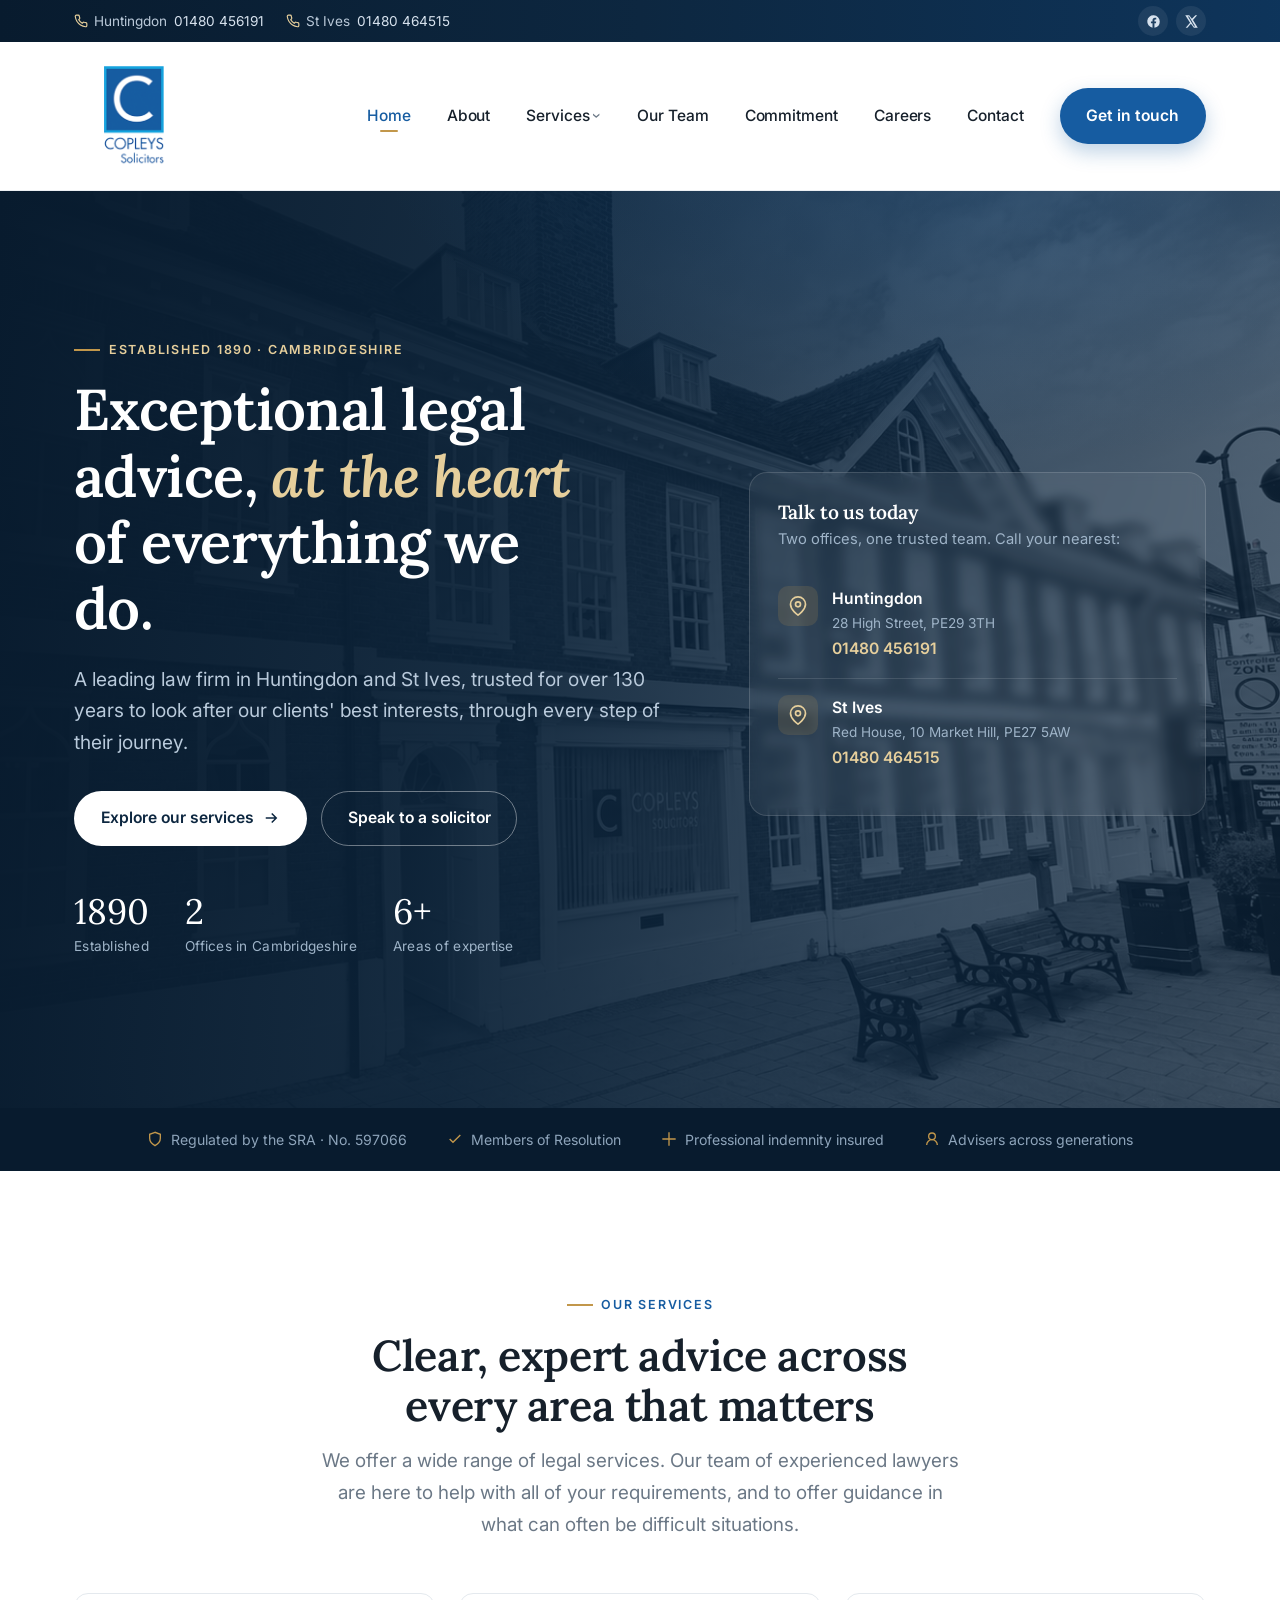
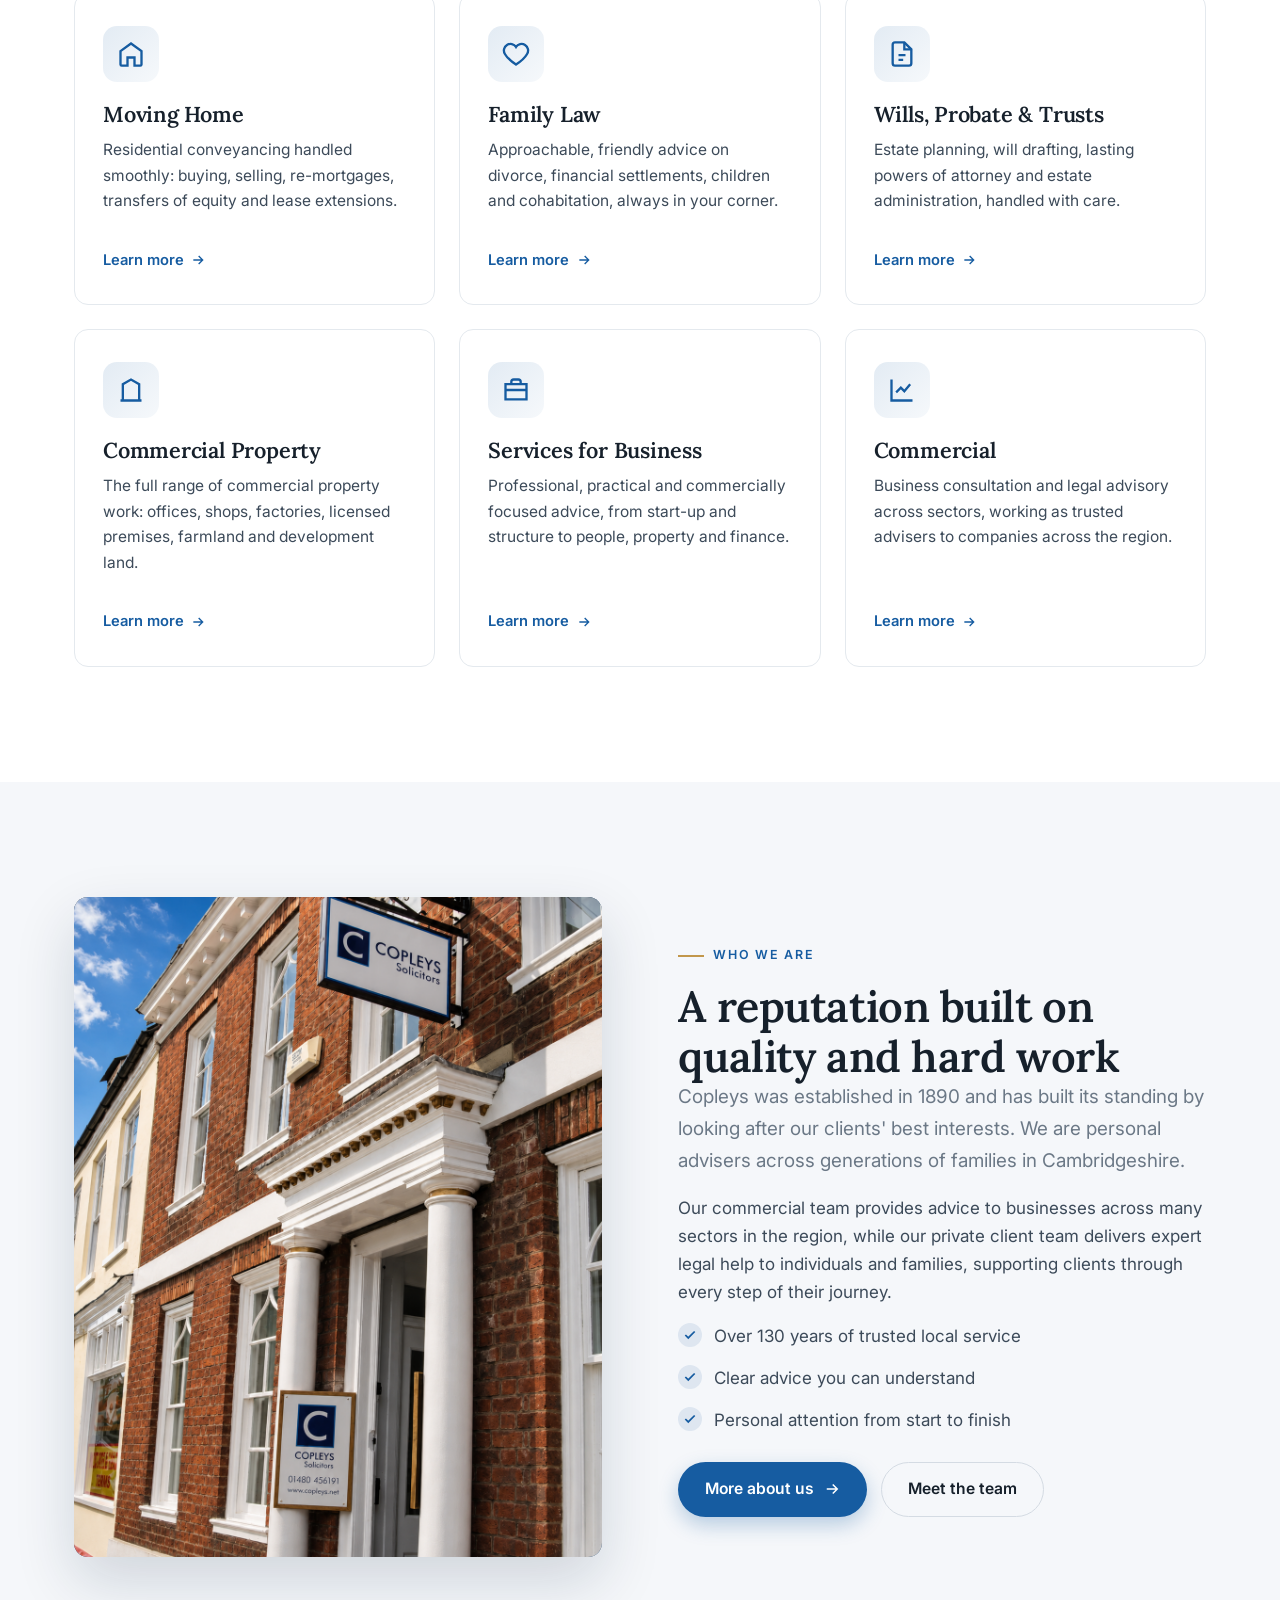
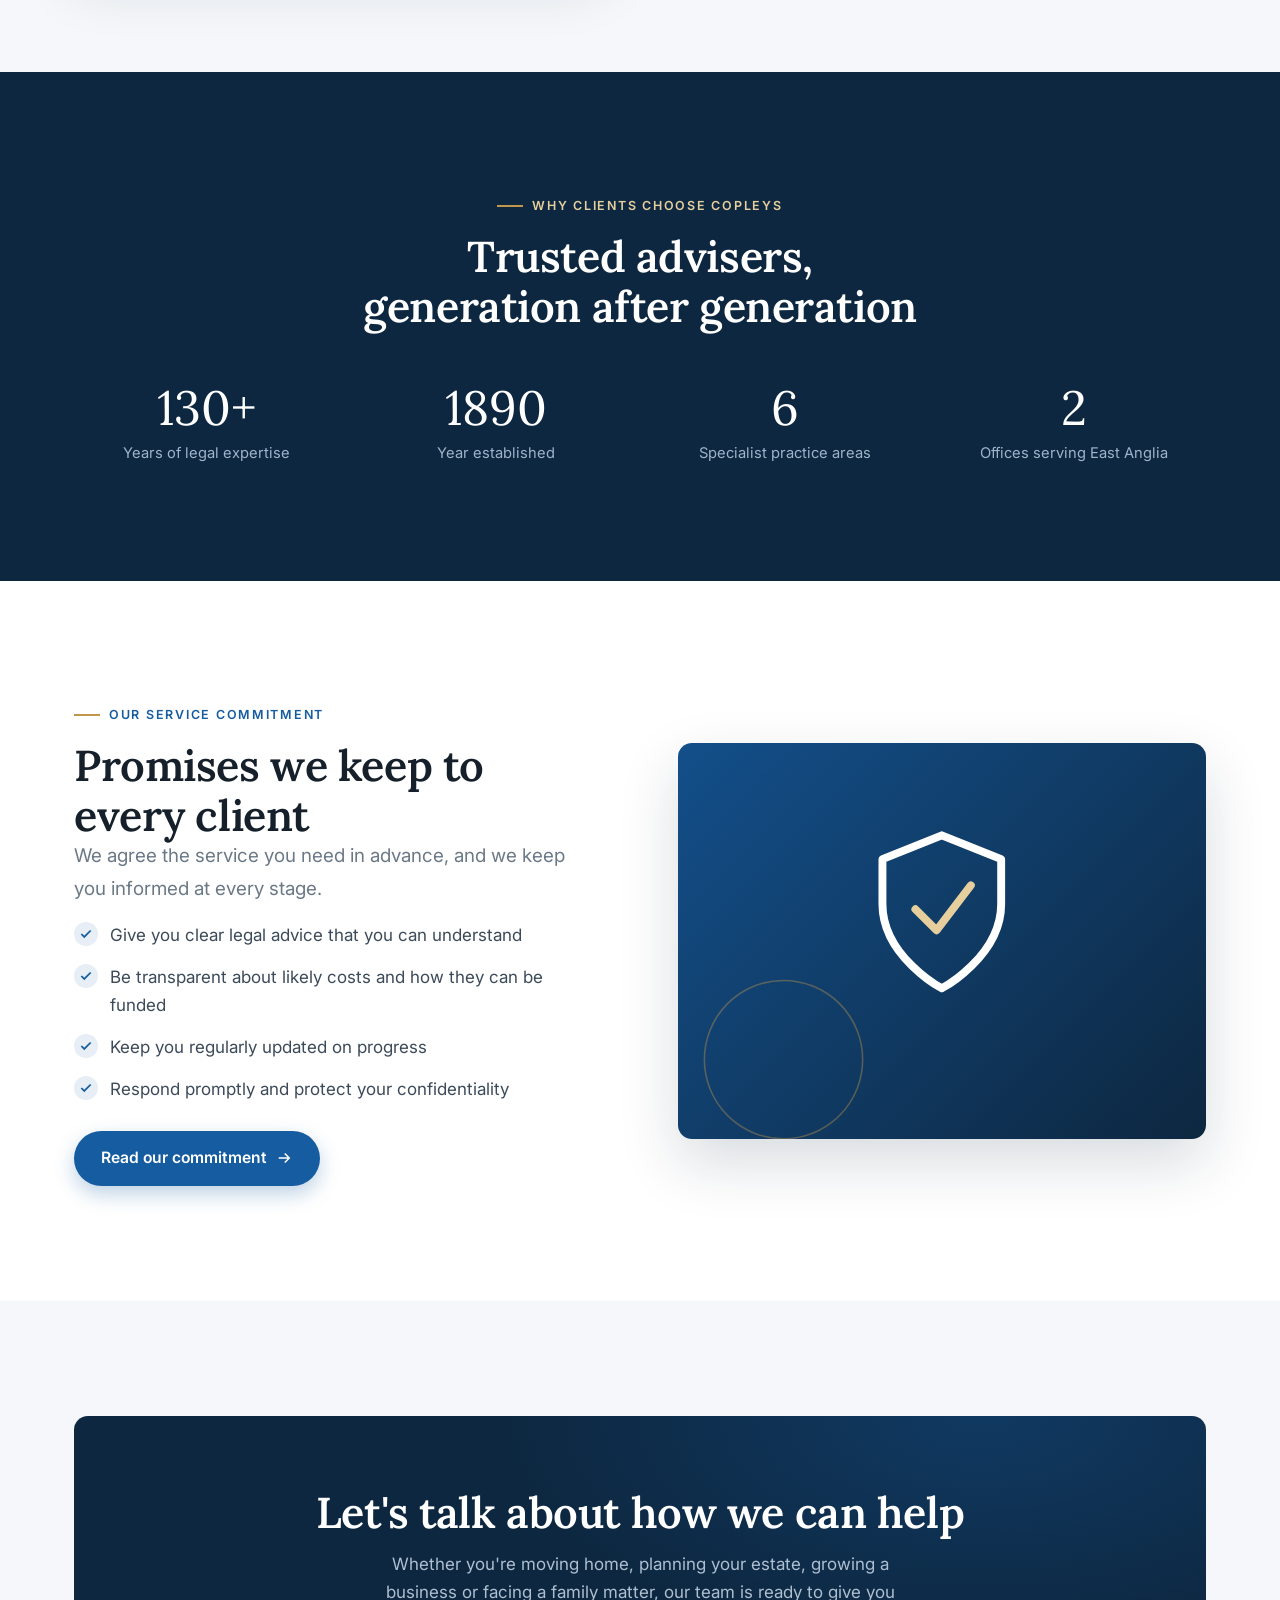
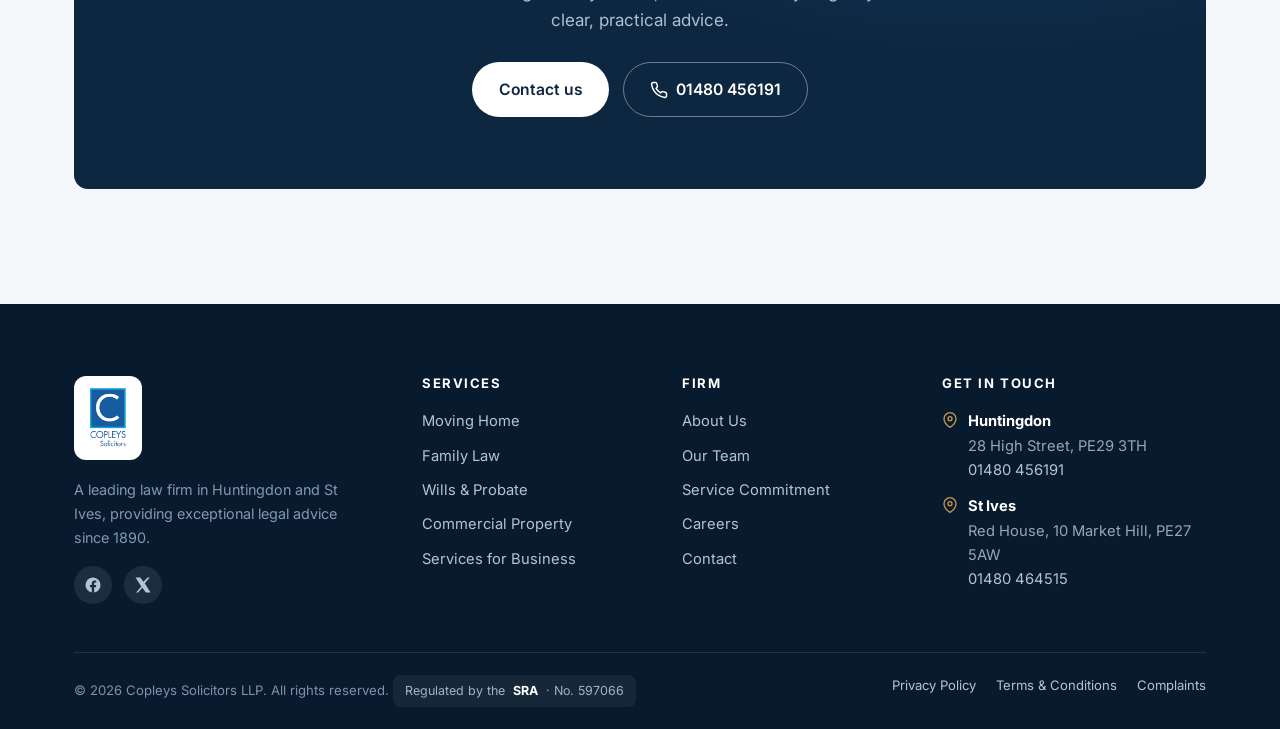
<file: index.html>
<!DOCTYPE html>
<html lang="en-GB">
<head>
<meta charset="UTF-8">
<meta name="viewport" content="width=device-width, initial-scale=1.0">
<title>Copleys Solicitors | Trusted Law Firm in Huntingdon &amp; St Ives</title>
<meta name="description" content="Copleys Solicitors, established 1890. Exceptional legal advice in Huntingdon and St Ives, Cambridgeshire. Conveyancing, family law, wills &amp; probate, commercial property and business law.">
<link rel="icon" href="assets/favicon.png" type="image/png">
<link rel="preconnect" href="https://fonts.googleapis.com">
<link rel="preconnect" href="https://fonts.gstatic.com" crossorigin>
<link href="https://fonts.googleapis.com/css2?family=Inter:wght@400;500;600;700&family=Lora:ital,wght@0,500;0,600;1,500&display=swap" rel="stylesheet">
<link rel="stylesheet" href="css/styles.css">
</head>
<body>

<!-- ===== Top bar ===== -->
<div class="topbar">
  <div class="container">
    <div class="topbar__offices">
      <span><svg viewBox="0 0 24 24" fill="none" stroke="currentColor" stroke-width="2"><path d="M22 16.9v3a2 2 0 0 1-2.2 2 19.8 19.8 0 0 1-8.6-3 19.5 19.5 0 0 1-6-6 19.8 19.8 0 0 1-3-8.6A2 2 0 0 1 4.1 2h3a2 2 0 0 1 2 1.7c.1 1 .4 1.9.7 2.8a2 2 0 0 1-.5 2.1L8.1 9.9a16 16 0 0 0 6 6l1.3-1.3a2 2 0 0 1 2.1-.4c.9.3 1.8.6 2.8.7a2 2 0 0 1 1.7 2z"/></svg> Huntingdon <a href="tel:01480456191">01480 456191</a></span>
      <span><svg viewBox="0 0 24 24" fill="none" stroke="currentColor" stroke-width="2"><path d="M22 16.9v3a2 2 0 0 1-2.2 2 19.8 19.8 0 0 1-8.6-3 19.5 19.5 0 0 1-6-6 19.8 19.8 0 0 1-3-8.6A2 2 0 0 1 4.1 2h3a2 2 0 0 1 2 1.7c.1 1 .4 1.9.7 2.8a2 2 0 0 1-.5 2.1L8.1 9.9a16 16 0 0 0 6 6l1.3-1.3a2 2 0 0 1 2.1-.4c.9.3 1.8.6 2.8.7a2 2 0 0 1 1.7 2z"/></svg> St Ives <a href="tel:01480464515">01480 464515</a></span>
    </div>
    <div class="topbar__social">
      <a href="https://www.facebook.com/pages/Copleys-Solicitors/269666099890177" aria-label="Copleys on Facebook" target="_blank" rel="noopener"><svg viewBox="0 0 24 24" fill="currentColor"><path d="M22 12a10 10 0 1 0-11.6 9.9v-7H7.9V12h2.5V9.8c0-2.5 1.5-3.9 3.8-3.9 1.1 0 2.2.2 2.2.2v2.5h-1.3c-1.2 0-1.6.8-1.6 1.6V12h2.8l-.4 2.9h-2.4v7A10 10 0 0 0 22 12z"/></svg></a>
      <a href="https://twitter.com/CopleysLaw" aria-label="Copleys on X" target="_blank" rel="noopener"><svg viewBox="0 0 24 24" fill="currentColor"><path d="M18.2 2H21l-6.6 7.5L22 22h-6.2l-4.8-6.3L5.5 22H2.7l7-8L2 2h6.3l4.3 5.7L18.2 2zm-2.2 18h1.7L8.1 3.8H6.3L16 20z"/></svg></a>
    </div>
  </div>
</div>

<!-- ===== Header ===== -->
<header class="site-header">
  <div class="container nav">
    <a href="index.html" class="brand" aria-label="Copleys Solicitors home"><img src="assets/logo.png" alt="Copleys Solicitors"></a>
    <button class="burger" aria-label="Toggle menu" aria-expanded="false"><span></span><span></span><span></span></button>
    <div class="nav-menu">
      <ul class="nav-links nav-left">
        <li><a href="index.html" aria-current="page">Home</a></li>
        <li><a href="about.html">About</a></li>
        <li class="has-sub">
          <a href="services.html">Services</a>
          <div class="submenu">
            <a href="services.html#conveyancing">Moving Home<span>Residential conveyancing</span></a>
            <a href="services.html#family">Family Law<span>Divorce, children &amp; finances</span></a>
            <a href="services.html#wills">Wills, Probate &amp; Trusts<span>Estate planning &amp; LPAs</span></a>
            <a href="services.html#commercial-property">Commercial Property<span>Acquisitions &amp; leases</span></a>
            <a href="services.html#business">Services for Business<span>Advice for every stage</span></a>
            <a href="services.html#commercial">Commercial<span>Corporate &amp; transactions</span></a>
          </div>
        </li>
      </ul>
      <ul class="nav-links nav-right">
        <li><a href="team.html">Our Team</a></li>
        <li><a href="commitment.html">Commitment</a></li>
        <li><a href="careers.html">Careers</a></li>
        <li><a href="contact.html">Contact</a></li>
      </ul>
      <a href="contact.html" class="btn btn--primary nav-btn">Get in touch</a>
    </div>
  </div>
</header>

<main>
<!-- ===== Hero ===== -->
<section class="hero">
  <div class="container">
    <div class="hero__grid">
      <div>
        <span class="eyebrow">Established 1890 · Cambridgeshire</span>
        <h1>Exceptional legal advice, <em>at the heart</em> of everything we do.</h1>
        <p class="hero__lead">A leading law firm in Huntingdon and St Ives, trusted for over 130 years to look after our clients' best interests, through every step of their journey.</p>
        <div class="btn-row">
          <a href="services.html" class="btn btn--light">Explore our services
            <svg viewBox="0 0 24 24" fill="none" stroke="currentColor" stroke-width="2"><path d="M5 12h14M13 6l6 6-6 6"/></svg>
          </a>
          <a href="contact.html" class="btn btn--outline-light">Speak to a solicitor</a>
        </div>
        <div class="hero__stats">
          <div class="hero__stat"><div class="n">1890</div><div class="l">Established</div></div>
          <div class="hero__stat"><div class="n">2</div><div class="l">Offices in Cambridgeshire</div></div>
          <div class="hero__stat"><div class="n">6+</div><div class="l">Areas of expertise</div></div>
        </div>
      </div>
      <div class="hero__card">
        <h3>Talk to us today</h3>
        <p class="sub">Two offices, one trusted team. Call your nearest:</p>
        <div class="office-card">
          <div class="ico"><svg viewBox="0 0 24 24" fill="none" stroke="currentColor" stroke-width="2"><path d="M21 10c0 7-9 13-9 13s-9-6-9-13a9 9 0 0 1 18 0z"/><circle cx="12" cy="10" r="3"/></svg></div>
          <div>
            <div class="name">Huntingdon</div>
            <div class="addr">28 High Street, PE29 3TH</div>
            <a class="tel" href="tel:01480456191">01480 456191</a>
          </div>
        </div>
        <div class="office-card">
          <div class="ico"><svg viewBox="0 0 24 24" fill="none" stroke="currentColor" stroke-width="2"><path d="M21 10c0 7-9 13-9 13s-9-6-9-13a9 9 0 0 1 18 0z"/><circle cx="12" cy="10" r="3"/></svg></div>
          <div>
            <div class="name">St Ives</div>
            <div class="addr">Red House, 10 Market Hill, PE27 5AW</div>
            <a class="tel" href="tel:01480464515">01480 464515</a>
          </div>
        </div>
      </div>
    </div>
  </div>
</section>

<!-- ===== Trust bar ===== -->
<div class="trustbar">
  <div class="container">
    <span><svg viewBox="0 0 24 24" fill="none" stroke="currentColor" stroke-width="2"><path d="M12 2 4 5v6c0 5 3.4 8.5 8 11 4.6-2.5 8-6 8-11V5l-8-3z"/></svg> Regulated by the SRA · No. 597066</span>
    <span><svg viewBox="0 0 24 24" fill="none" stroke="currentColor" stroke-width="2"><path d="M20 6 9 17l-5-5"/></svg> Members of Resolution</span>
    <span><svg viewBox="0 0 24 24" fill="none" stroke="currentColor" stroke-width="2"><path d="M12 2v20M2 12h20"/></svg> Professional indemnity insured</span>
    <span><svg viewBox="0 0 24 24" fill="none" stroke="currentColor" stroke-width="2"><circle cx="12" cy="8" r="5"/><path d="M20 21a8 8 0 1 0-16 0"/></svg> Advisers across generations</span>
  </div>
</div>

<!-- ===== Services ===== -->
<section class="section" id="services">
  <div class="container">
    <div class="sec-head center reveal">
      <span class="eyebrow">Our Services</span>
      <h2>Clear, expert advice across every area that matters</h2>
      <p class="lead">We offer a wide range of legal services. Our team of experienced lawyers are here to help with all of your requirements, and to offer guidance in what can often be difficult situations.</p>
    </div>
    <div class="grid grid-3">
      <a class="svc-card reveal" href="services.html#conveyancing">
        <div class="ico"><svg viewBox="0 0 24 24" fill="none" stroke="currentColor" stroke-width="2"><path d="M3 9.5 12 3l9 6.5V21a1 1 0 0 1-1 1h-5v-7H9v7H4a1 1 0 0 1-1-1z"/></svg></div>
        <h3>Moving Home</h3>
        <p>Residential conveyancing handled smoothly: buying, selling, re-mortgages, transfers of equity and lease extensions.</p>
        <span class="more">Learn more <svg viewBox="0 0 24 24" fill="none" stroke="currentColor" stroke-width="2"><path d="M5 12h14M13 6l6 6-6 6"/></svg></span>
      </a>
      <a class="svc-card reveal" href="services.html#family">
        <div class="ico"><svg viewBox="0 0 24 24" fill="none" stroke="currentColor" stroke-width="2"><path d="M12 21s-7-4.5-9.5-9A5 5 0 0 1 12 6a5 5 0 0 1 9.5 6c-2.5 4.5-9.5 9-9.5 9z"/></svg></div>
        <h3>Family Law</h3>
        <p>Approachable, friendly advice on divorce, financial settlements, children and cohabitation, always in your corner.</p>
        <span class="more">Learn more <svg viewBox="0 0 24 24" fill="none" stroke="currentColor" stroke-width="2"><path d="M5 12h14M13 6l6 6-6 6"/></svg></span>
      </a>
      <a class="svc-card reveal" href="services.html#wills">
        <div class="ico"><svg viewBox="0 0 24 24" fill="none" stroke="currentColor" stroke-width="2"><path d="M14 2H6a2 2 0 0 0-2 2v16a2 2 0 0 0 2 2h12a2 2 0 0 0 2-2V8z"/><path d="M14 2v6h6M9 13h6M9 17h4"/></svg></div>
        <h3>Wills, Probate &amp; Trusts</h3>
        <p>Estate planning, will drafting, lasting powers of attorney and estate administration, handled with care.</p>
        <span class="more">Learn more <svg viewBox="0 0 24 24" fill="none" stroke="currentColor" stroke-width="2"><path d="M5 12h14M13 6l6 6-6 6"/></svg></span>
      </a>
      <a class="svc-card reveal" href="services.html#commercial-property">
        <div class="ico"><svg viewBox="0 0 24 24" fill="none" stroke="currentColor" stroke-width="2"><path d="M3 21h18M5 21V7l7-4 7 4v14M9 9h.01M9 13h.01M9 17h.01M15 9h.01M15 13h.01M15 17h.01"/></svg></div>
        <h3>Commercial Property</h3>
        <p>The full range of commercial property work: offices, shops, factories, licensed premises, farmland and development land.</p>
        <span class="more">Learn more <svg viewBox="0 0 24 24" fill="none" stroke="currentColor" stroke-width="2"><path d="M5 12h14M13 6l6 6-6 6"/></svg></span>
      </a>
      <a class="svc-card reveal" href="services.html#business">
        <div class="ico"><svg viewBox="0 0 24 24" fill="none" stroke="currentColor" stroke-width="2"><path d="M3 7h18v13H3zM8 7V5a2 2 0 0 1 2-2h4a2 2 0 0 1 2 2v2M3 12h18"/></svg></div>
        <h3>Services for Business</h3>
        <p>Professional, practical and commercially focused advice, from start-up and structure to people, property and finance.</p>
        <span class="more">Learn more <svg viewBox="0 0 24 24" fill="none" stroke="currentColor" stroke-width="2"><path d="M5 12h14M13 6l6 6-6 6"/></svg></span>
      </a>
      <a class="svc-card reveal" href="services.html#commercial">
        <div class="ico"><svg viewBox="0 0 24 24" fill="none" stroke="currentColor" stroke-width="2"><path d="M3 3v18h18M7 14l4-4 3 3 5-6"/></svg></div>
        <h3>Commercial</h3>
        <p>Business consultation and legal advisory across sectors, working as trusted advisers to companies across the region.</p>
        <span class="more">Learn more <svg viewBox="0 0 24 24" fill="none" stroke="currentColor" stroke-width="2"><path d="M5 12h14M13 6l6 6-6 6"/></svg></span>
      </a>
    </div>
  </div>
</section>

<!-- ===== About split ===== -->
<section class="section section--soft">
  <div class="container split">
    <div class="split__media reveal">
      <div class="feature-media feature-media--photo">
        <img src="assets/office.png" alt="Copleys Solicitors office on the High Street, Huntingdon" loading="lazy">
      </div>
    </div>
    <div class="reveal">
      <span class="eyebrow">Who We Are</span>
      <h2>A reputation built on quality and hard work</h2>
      <p class="lead">Copleys was established in 1890 and has built its standing by looking after our clients' best interests. We are personal advisers across generations of families in Cambridgeshire.</p>
      <p>Our commercial team provides advice to businesses across many sectors in the region, while our private client team delivers expert legal help to individuals and families, supporting clients through every step of their journey.</p>
      <ul class="checklist">
        <li><span class="tick"><svg viewBox="0 0 24 24" fill="none" stroke="currentColor" stroke-width="3"><path d="M20 6 9 17l-5-5"/></svg></span> Over 130 years of trusted local service</li>
        <li><span class="tick"><svg viewBox="0 0 24 24" fill="none" stroke="currentColor" stroke-width="3"><path d="M20 6 9 17l-5-5"/></svg></span> Clear advice you can understand</li>
        <li><span class="tick"><svg viewBox="0 0 24 24" fill="none" stroke="currentColor" stroke-width="3"><path d="M20 6 9 17l-5-5"/></svg></span> Personal attention from start to finish</li>
      </ul>
      <div class="btn-row" style="margin-top:28px">
        <a href="about.html" class="btn btn--primary">More about us
          <svg viewBox="0 0 24 24" fill="none" stroke="currentColor" stroke-width="2"><path d="M5 12h14M13 6l6 6-6 6"/></svg>
        </a>
        <a href="team.html" class="btn btn--ghost">Meet the team</a>
      </div>
    </div>
  </div>
</section>

<!-- ===== Stats band ===== -->
<section class="section section--navy">
  <div class="container">
    <div class="sec-head center reveal" style="max-width:560px">
      <span class="eyebrow">Why clients choose Copleys</span>
      <h2>Trusted advisers, generation after generation</h2>
    </div>
    <div class="stats-band">
      <div class="reveal"><div class="n">130+</div><div class="l">Years of legal expertise</div></div>
      <div class="reveal"><div class="n">1890</div><div class="l">Year established</div></div>
      <div class="reveal"><div class="n">6</div><div class="l">Specialist practice areas</div></div>
      <div class="reveal"><div class="n">2</div><div class="l">Offices serving East Anglia</div></div>
    </div>
  </div>
</section>

<!-- ===== Commitment ===== -->
<section class="section">
  <div class="container split split--reverse">
    <div class="split__media reveal">
      <div class="feature-media" style="background:linear-gradient(135deg,#134f8a,#0d2740)">
        <svg viewBox="0 0 400 300" preserveAspectRatio="xMidYMid slice" xmlns="http://www.w3.org/2000/svg">
          <rect width="400" height="300" fill="none"/>
          <g transform="translate(150 70)" fill="none" stroke="#fff" stroke-width="6" stroke-linecap="round" stroke-linejoin="round">
            <path d="M50 0 L95 18 V52 C95 92 50 116 50 116 C50 116 5 92 5 52 V18 Z"/>
            <path d="M30 56 L46 72 L72 38" stroke="#e6cf9c"/>
          </g>
          <g opacity=".4" stroke="#c2974b" stroke-width="1.2" fill="none">
            <circle cx="80" cy="240" r="60"/>
          </g>
        </svg>
      </div>
    </div>
    <div class="reveal">
      <span class="eyebrow">Our Service Commitment</span>
      <h2>Promises we keep to every client</h2>
      <p class="lead">We agree the service you need in advance, and we keep you informed at every stage.</p>
      <ul class="checklist">
        <li><span class="tick"><svg viewBox="0 0 24 24" fill="none" stroke="currentColor" stroke-width="3"><path d="M20 6 9 17l-5-5"/></svg></span> Give you clear legal advice that you can understand</li>
        <li><span class="tick"><svg viewBox="0 0 24 24" fill="none" stroke="currentColor" stroke-width="3"><path d="M20 6 9 17l-5-5"/></svg></span> Be transparent about likely costs and how they can be funded</li>
        <li><span class="tick"><svg viewBox="0 0 24 24" fill="none" stroke="currentColor" stroke-width="3"><path d="M20 6 9 17l-5-5"/></svg></span> Keep you regularly updated on progress</li>
        <li><span class="tick"><svg viewBox="0 0 24 24" fill="none" stroke="currentColor" stroke-width="3"><path d="M20 6 9 17l-5-5"/></svg></span> Respond promptly and protect your confidentiality</li>
      </ul>
      <div class="btn-row" style="margin-top:28px">
        <a href="commitment.html" class="btn btn--primary">Read our commitment
          <svg viewBox="0 0 24 24" fill="none" stroke="currentColor" stroke-width="2"><path d="M5 12h14M13 6l6 6-6 6"/></svg>
        </a>
      </div>
    </div>
  </div>
</section>

<!-- ===== CTA ===== -->
<section class="section section--soft">
  <div class="container">
    <div class="cta reveal">
      <h2>Let's talk about how we can help</h2>
      <p>Whether you're moving home, planning your estate, growing a business or facing a family matter, our team is ready to give you clear, practical advice.</p>
      <div class="btn-row">
        <a href="contact.html" class="btn btn--light">Contact us</a>
        <a href="tel:01480456191" class="btn btn--outline-light">
          <svg viewBox="0 0 24 24" fill="none" stroke="currentColor" stroke-width="2"><path d="M22 16.9v3a2 2 0 0 1-2.2 2 19.8 19.8 0 0 1-8.6-3 19.5 19.5 0 0 1-6-6 19.8 19.8 0 0 1-3-8.6A2 2 0 0 1 4.1 2h3a2 2 0 0 1 2 1.7c.1 1 .4 1.9.7 2.8a2 2 0 0 1-.5 2.1L8.1 9.9a16 16 0 0 0 6 6l1.3-1.3a2 2 0 0 1 2.1-.4c.9.3 1.8.6 2.8.7a2 2 0 0 1 1.7 2z"/></svg>
          01480 456191
        </a>
      </div>
    </div>
  </div>
</section>
</main>

<!-- ===== Footer ===== -->
<footer class="site-footer">
  <div class="container">
    <div class="footer-grid">
      <div class="footer-brand">
        <img src="assets/logo.png" alt="Copleys Solicitors">
        <p>A leading law firm in Huntingdon and St Ives, providing exceptional legal advice since 1890.</p>
        <div class="footer-social">
          <a href="https://www.facebook.com/pages/Copleys-Solicitors/269666099890177" aria-label="Facebook" target="_blank" rel="noopener"><svg viewBox="0 0 24 24" fill="currentColor"><path d="M22 12a10 10 0 1 0-11.6 9.9v-7H7.9V12h2.5V9.8c0-2.5 1.5-3.9 3.8-3.9 1.1 0 2.2.2 2.2.2v2.5h-1.3c-1.2 0-1.6.8-1.6 1.6V12h2.8l-.4 2.9h-2.4v7A10 10 0 0 0 22 12z"/></svg></a>
          <a href="https://twitter.com/CopleysLaw" aria-label="X" target="_blank" rel="noopener"><svg viewBox="0 0 24 24" fill="currentColor"><path d="M18.2 2H21l-6.6 7.5L22 22h-6.2l-4.8-6.3L5.5 22H2.7l7-8L2 2h6.3l4.3 5.7L18.2 2z"/></svg></a>
        </div>
      </div>
      <div>
        <h4>Services</h4>
        <ul class="footer-links">
          <li><a href="services.html#conveyancing">Moving Home</a></li>
          <li><a href="services.html#family">Family Law</a></li>
          <li><a href="services.html#wills">Wills &amp; Probate</a></li>
          <li><a href="services.html#commercial-property">Commercial Property</a></li>
          <li><a href="services.html#business">Services for Business</a></li>
        </ul>
      </div>
      <div>
        <h4>Firm</h4>
        <ul class="footer-links">
          <li><a href="about.html">About Us</a></li>
          <li><a href="team.html">Our Team</a></li>
          <li><a href="commitment.html">Service Commitment</a></li>
          <li><a href="careers.html">Careers</a></li>
          <li><a href="contact.html">Contact</a></li>
        </ul>
      </div>
      <div>
        <h4>Get in touch</h4>
        <ul class="footer-contact">
          <li><svg viewBox="0 0 24 24" fill="none" stroke="currentColor" stroke-width="2"><path d="M21 10c0 7-9 13-9 13s-9-6-9-13a9 9 0 0 1 18 0z"/><circle cx="12" cy="10" r="3"/></svg><span><strong style="color:#fff">Huntingdon</strong><br>28 High Street, PE29 3TH<br><a href="tel:01480456191">01480 456191</a></span></li>
          <li><svg viewBox="0 0 24 24" fill="none" stroke="currentColor" stroke-width="2"><path d="M21 10c0 7-9 13-9 13s-9-6-9-13a9 9 0 0 1 18 0z"/><circle cx="12" cy="10" r="3"/></svg><span><strong style="color:#fff">St Ives</strong><br>Red House, 10 Market Hill, PE27 5AW<br><a href="tel:01480464515">01480 464515</a></span></li>
        </ul>
      </div>
    </div>
    <div class="footer-bottom">
      <div>© <span id="year">2026</span> Copleys Solicitors LLP. All rights reserved. <span class="sra-badge">Regulated by the <strong>SRA</strong> · No. 597066</span></div>
      <div class="legal-links">
        <a href="privacy.html">Privacy Policy</a>
        <a href="terms.html">Terms &amp; Conditions</a>
        <a href="commitment.html#complaints">Complaints</a>
      </div>
    </div>
  </div>
</footer>

<script src="js/main.js"></script>
</body>
</html>
</file>
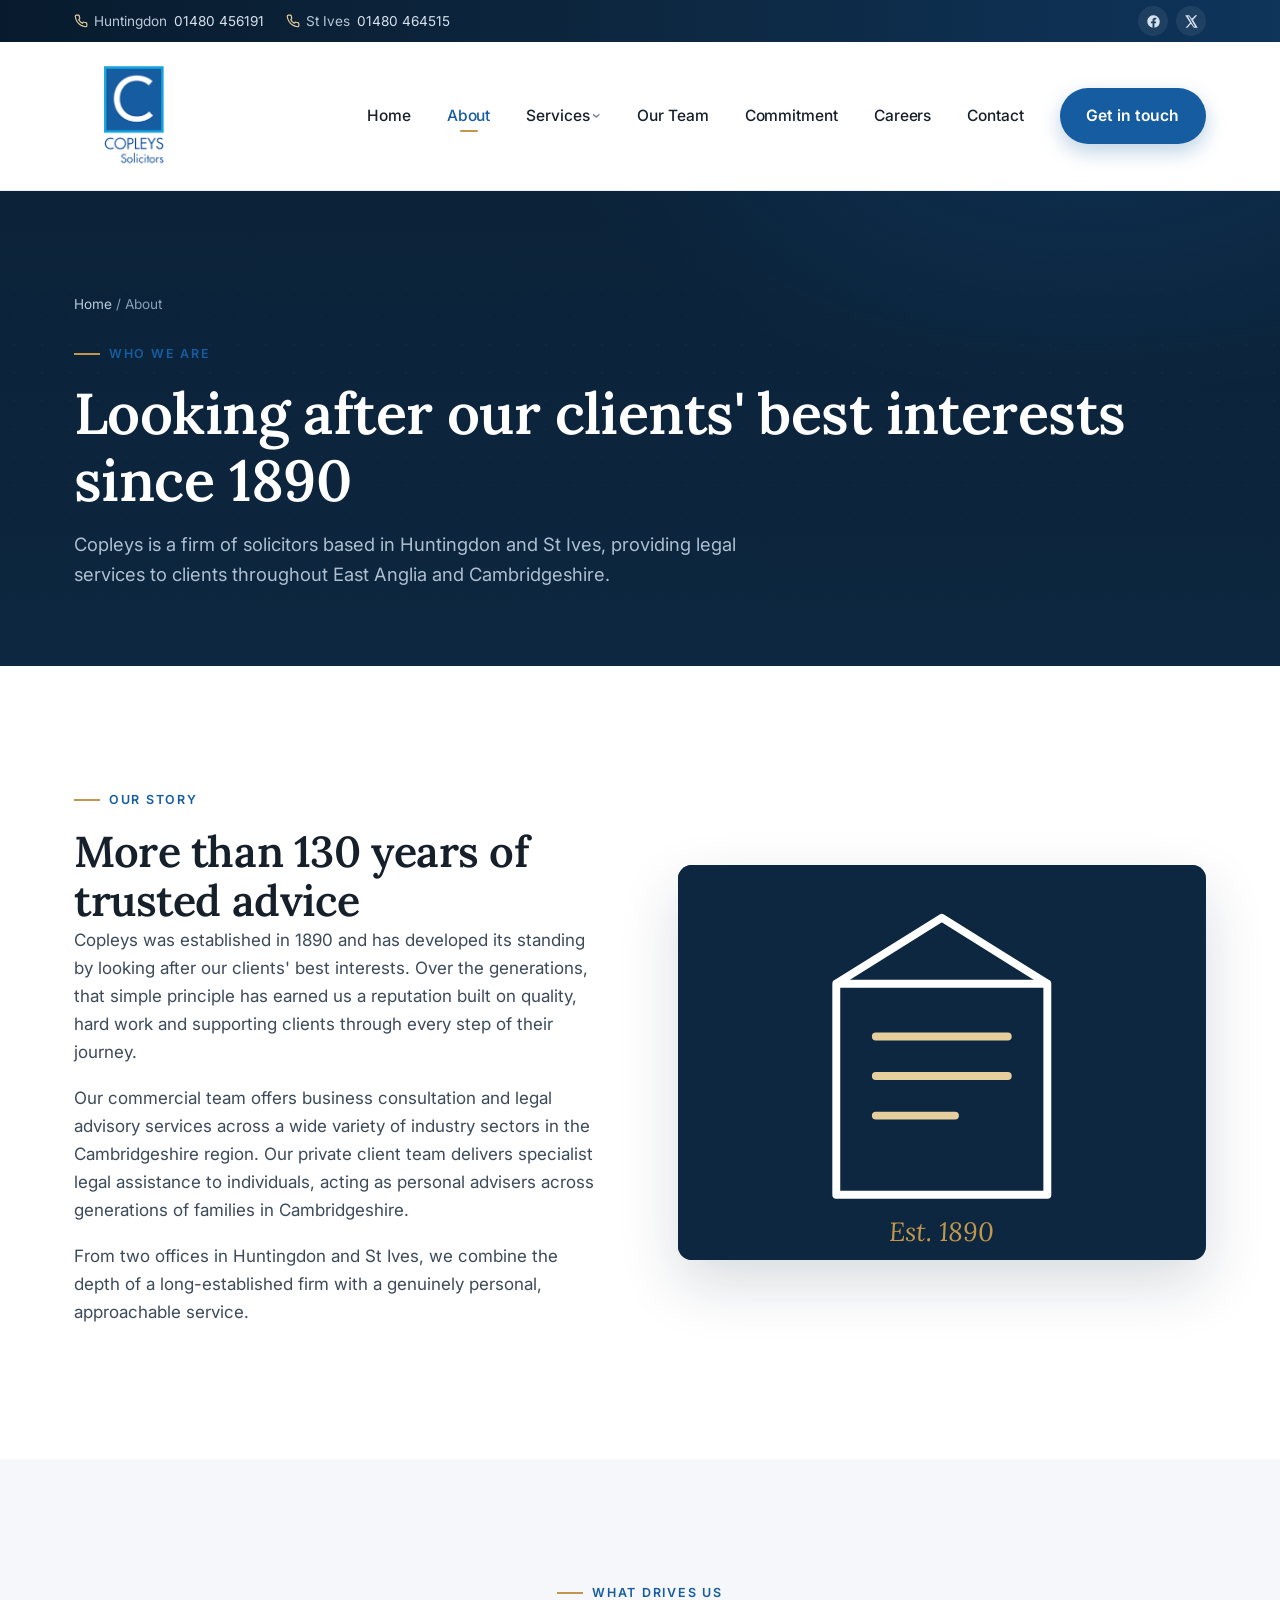
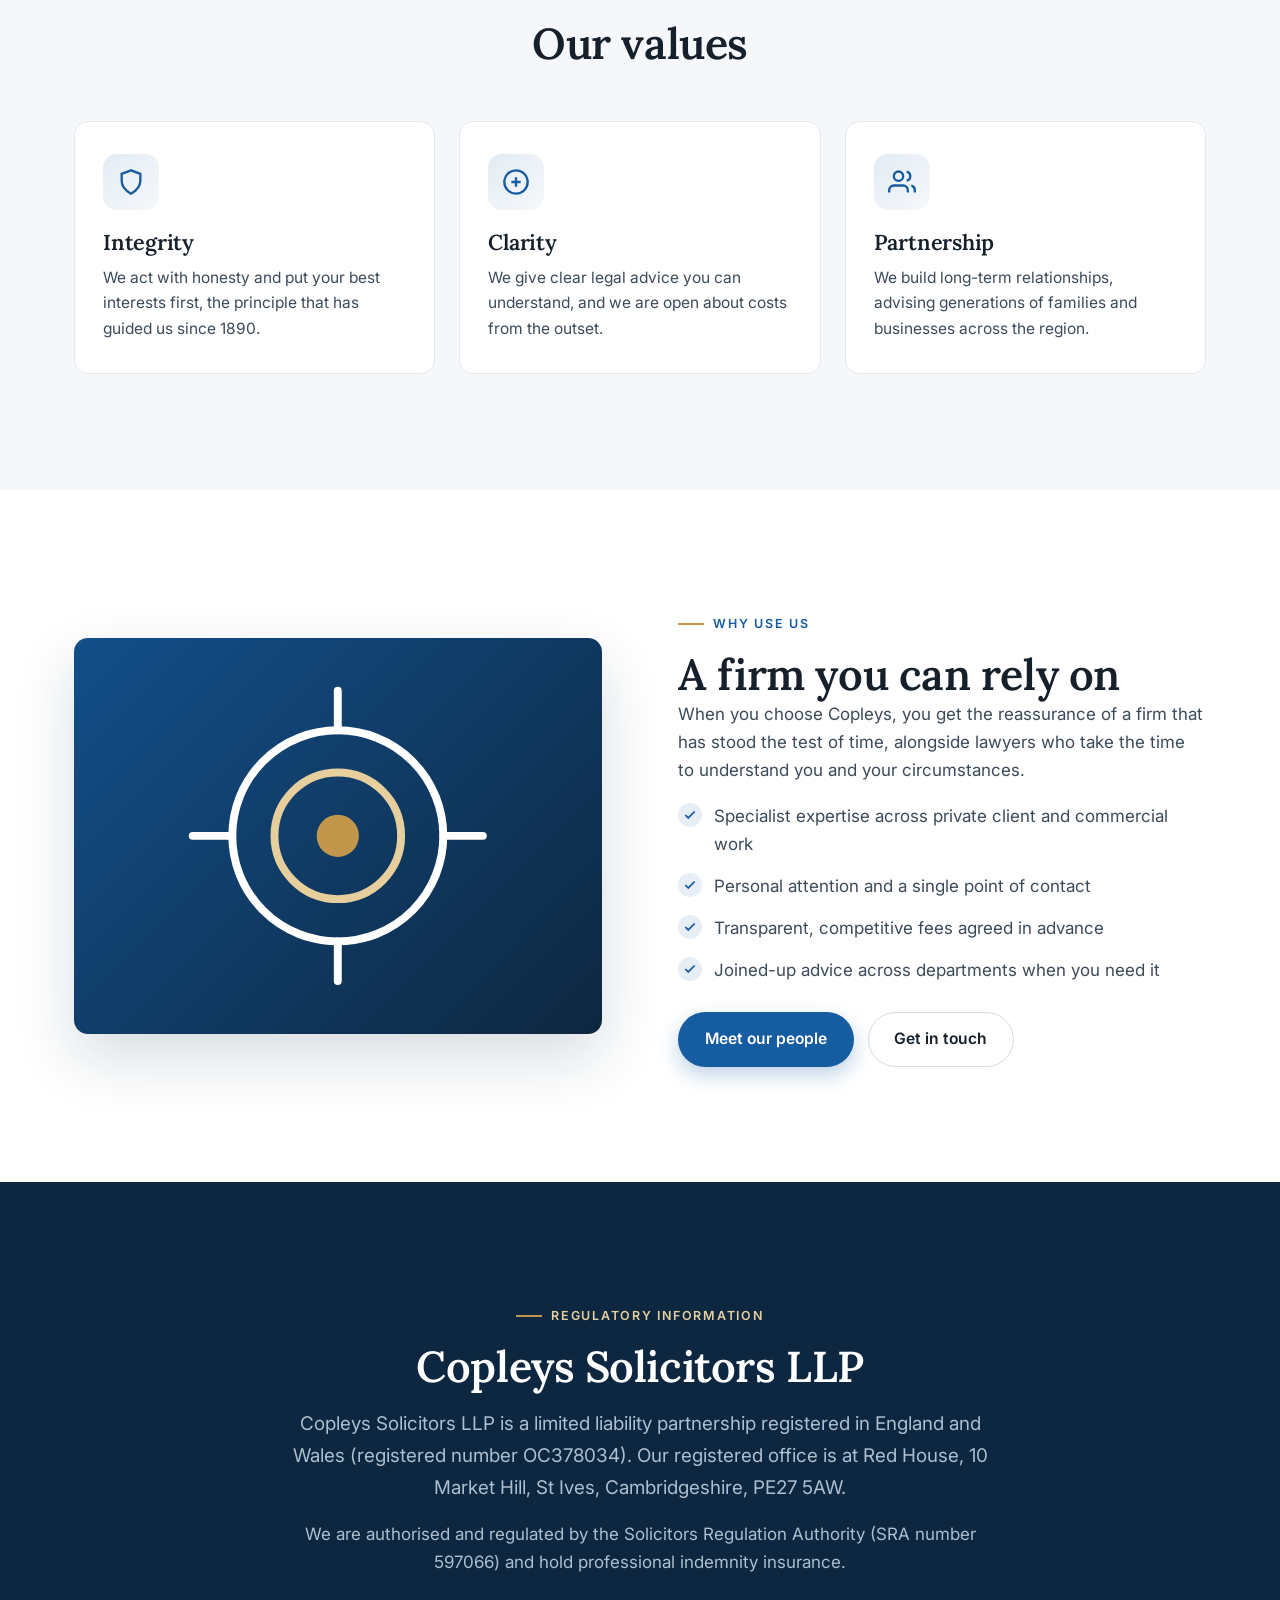
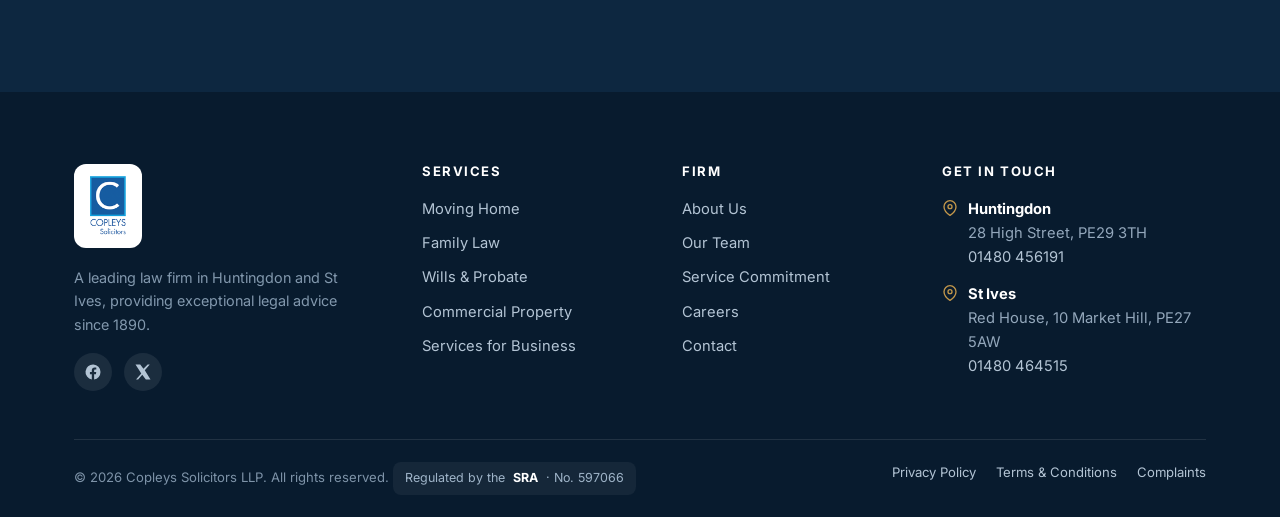
<file: about.html>
<!DOCTYPE html>
<html lang="en-GB">
<head>
<meta charset="UTF-8">
<meta name="viewport" content="width=device-width, initial-scale=1.0">
<title>About Us | Copleys Solicitors, Established 1890</title>
<meta name="description" content="Copleys Solicitors was established in 1890. Personal advisers across generations of families in Huntingdon, St Ives and throughout Cambridgeshire and East Anglia.">
<link rel="icon" href="assets/favicon.png" type="image/png">
<link rel="preconnect" href="https://fonts.googleapis.com">
<link rel="preconnect" href="https://fonts.gstatic.com" crossorigin>
<link href="https://fonts.googleapis.com/css2?family=Inter:wght@400;500;600;700&family=Lora:ital,wght@0,500;0,600;1,500&display=swap" rel="stylesheet">
<link rel="stylesheet" href="css/styles.css">
</head>
<body>

<div class="topbar">
  <div class="container">
    <div class="topbar__offices">
      <span><svg viewBox="0 0 24 24" fill="none" stroke="currentColor" stroke-width="2"><path d="M22 16.9v3a2 2 0 0 1-2.2 2 19.8 19.8 0 0 1-8.6-3 19.5 19.5 0 0 1-6-6 19.8 19.8 0 0 1-3-8.6A2 2 0 0 1 4.1 2h3a2 2 0 0 1 2 1.7c.1 1 .4 1.9.7 2.8a2 2 0 0 1-.5 2.1L8.1 9.9a16 16 0 0 0 6 6l1.3-1.3a2 2 0 0 1 2.1-.4c.9.3 1.8.6 2.8.7a2 2 0 0 1 1.7 2z"/></svg> Huntingdon <a href="tel:01480456191">01480 456191</a></span>
      <span><svg viewBox="0 0 24 24" fill="none" stroke="currentColor" stroke-width="2"><path d="M22 16.9v3a2 2 0 0 1-2.2 2 19.8 19.8 0 0 1-8.6-3 19.5 19.5 0 0 1-6-6 19.8 19.8 0 0 1-3-8.6A2 2 0 0 1 4.1 2h3a2 2 0 0 1 2 1.7c.1 1 .4 1.9.7 2.8a2 2 0 0 1-.5 2.1L8.1 9.9a16 16 0 0 0 6 6l1.3-1.3a2 2 0 0 1 2.1-.4c.9.3 1.8.6 2.8.7a2 2 0 0 1 1.7 2z"/></svg> St Ives <a href="tel:01480464515">01480 464515</a></span>
    </div>
    <div class="topbar__social">
      <a href="https://www.facebook.com/pages/Copleys-Solicitors/269666099890177" aria-label="Copleys on Facebook" target="_blank" rel="noopener"><svg viewBox="0 0 24 24" fill="currentColor"><path d="M22 12a10 10 0 1 0-11.6 9.9v-7H7.9V12h2.5V9.8c0-2.5 1.5-3.9 3.8-3.9 1.1 0 2.2.2 2.2.2v2.5h-1.3c-1.2 0-1.6.8-1.6 1.6V12h2.8l-.4 2.9h-2.4v7A10 10 0 0 0 22 12z"/></svg></a>
      <a href="https://twitter.com/CopleysLaw" aria-label="Copleys on X" target="_blank" rel="noopener"><svg viewBox="0 0 24 24" fill="currentColor"><path d="M18.2 2H21l-6.6 7.5L22 22h-6.2l-4.8-6.3L5.5 22H2.7l7-8L2 2h6.3l4.3 5.7L18.2 2zm-2.2 18h1.7L8.1 3.8H6.3L16 20z"/></svg></a>
    </div>
  </div>
</div>

<header class="site-header">
  <div class="container nav">
    <a href="index.html" class="brand" aria-label="Copleys Solicitors home"><img src="assets/logo.png" alt="Copleys Solicitors"></a>
    <button class="burger" aria-label="Toggle menu" aria-expanded="false"><span></span><span></span><span></span></button>
    <div class="nav-menu">
      <ul class="nav-links nav-left">
        <li><a href="index.html">Home</a></li>
        <li><a href="about.html" aria-current="page">About</a></li>
        <li class="has-sub">
          <a href="services.html">Services</a>
          <div class="submenu">
            <a href="services.html#conveyancing">Moving Home<span>Residential conveyancing</span></a>
            <a href="services.html#family">Family Law<span>Divorce, children &amp; finances</span></a>
            <a href="services.html#wills">Wills, Probate &amp; Trusts<span>Estate planning &amp; LPAs</span></a>
            <a href="services.html#commercial-property">Commercial Property<span>Acquisitions &amp; leases</span></a>
            <a href="services.html#business">Services for Business<span>Advice for every stage</span></a>
            <a href="services.html#commercial">Commercial<span>Corporate &amp; transactions</span></a>
          </div>
        </li>
      </ul>
      <ul class="nav-links nav-right">
        <li><a href="team.html">Our Team</a></li>
        <li><a href="commitment.html">Commitment</a></li>
        <li><a href="careers.html">Careers</a></li>
        <li><a href="contact.html">Contact</a></li>
      </ul>
      <a href="contact.html" class="btn btn--primary nav-btn">Get in touch</a>
    </div>
  </div>
</header>

<main>
<section class="page-hero">
  <div class="container">
    <div class="breadcrumb"><a href="index.html">Home</a> / About</div>
    <span class="eyebrow">Who We Are</span>
    <h1>Looking after our clients' best interests since 1890</h1>
    <p>Copleys is a firm of solicitors based in Huntingdon and St Ives, providing legal services to clients throughout East Anglia and Cambridgeshire.</p>
  </div>
</section>

<section class="section">
  <div class="container split">
    <div class="reveal">
      <span class="eyebrow">Our Story</span>
      <h2>More than 130 years of trusted advice</h2>
      <div class="prose">
        <p>Copleys was established in 1890 and has developed its standing by looking after our clients' best interests. Over the generations, that simple principle has earned us a reputation built on quality, hard work and supporting clients through every step of their journey.</p>
        <p>Our commercial team offers business consultation and legal advisory services across a wide variety of industry sectors in the Cambridgeshire region. Our private client team delivers specialist legal assistance to individuals, acting as personal advisers across generations of families in Cambridgeshire.</p>
        <p>From two offices in Huntingdon and St Ives, we combine the depth of a long-established firm with a genuinely personal, approachable service.</p>
      </div>
    </div>
    <div class="split__media reveal">
      <div class="feature-media">
        <svg viewBox="0 0 400 300" preserveAspectRatio="xMidYMid slice"><rect width="400" height="300" fill="#0d2740"/><g fill="none" stroke="#fff" stroke-width="6" stroke-linejoin="round"><path d="M120 90 h160 v160 h-160 z"/><path d="M120 90 200 40 280 90"/></g><path d="M150 130 h100 M150 160 h100 M150 190 h60" stroke="#e6cf9c" stroke-width="6" stroke-linecap="round"/><text x="200" y="285" text-anchor="middle" fill="#c2974b" font-family="Lora,serif" font-style="italic" font-size="20">Est. 1890</text></svg>
      </div>
    </div>
  </div>
</section>

<!-- Values -->
<section class="section section--soft">
  <div class="container">
    <div class="sec-head center reveal"><span class="eyebrow">What Drives Us</span><h2>Our values</h2></div>
    <div class="grid grid-3">
      <div class="svc-card reveal">
        <div class="ico"><svg viewBox="0 0 24 24" fill="none" stroke="currentColor" stroke-width="2"><path d="M12 2 4 5v6c0 5 3.4 8.5 8 11 4.6-2.5 8-6 8-11V5l-8-3z"/></svg></div>
        <h3>Integrity</h3><p>We act with honesty and put your best interests first, the principle that has guided us since 1890.</p>
      </div>
      <div class="svc-card reveal">
        <div class="ico"><svg viewBox="0 0 24 24" fill="none" stroke="currentColor" stroke-width="2"><path d="M12 8v8M8 12h8"/><circle cx="12" cy="12" r="10"/></svg></div>
        <h3>Clarity</h3><p>We give clear legal advice you can understand, and we are open about costs from the outset.</p>
      </div>
      <div class="svc-card reveal">
        <div class="ico"><svg viewBox="0 0 24 24" fill="none" stroke="currentColor" stroke-width="2"><path d="M17 21v-2a4 4 0 0 0-4-4H5a4 4 0 0 0-4 4v2"/><circle cx="9" cy="7" r="4"/><path d="M23 21v-2a4 4 0 0 0-3-3.9M16 3.1a4 4 0 0 1 0 7.8"/></svg></div>
        <h3>Partnership</h3><p>We build long-term relationships, advising generations of families and businesses across the region.</p>
      </div>
    </div>
  </div>
</section>

<!-- Mission / Why use us -->
<section class="section">
  <div class="container split">
    <div class="split__media reveal">
      <div class="feature-media" style="background:linear-gradient(135deg,#134f8a,#0d2740)"><svg viewBox="0 0 400 300" preserveAspectRatio="xMidYMid slice"><rect width="400" height="300" fill="none"/><circle cx="200" cy="150" r="80" fill="none" stroke="#fff" stroke-width="6"/><circle cx="200" cy="150" r="48" fill="none" stroke="#e6cf9c" stroke-width="6"/><circle cx="200" cy="150" r="16" fill="#c2974b"/><path d="M200 70 V40 M200 260 V230 M120 150 H90 M280 150 H310" stroke="#fff" stroke-width="6" stroke-linecap="round"/></svg></div>
    </div>
    <div class="reveal">
      <span class="eyebrow">Why Use Us</span>
      <h2>A firm you can rely on</h2>
      <div class="prose">
        <p>When you choose Copleys, you get the reassurance of a firm that has stood the test of time, alongside lawyers who take the time to understand you and your circumstances.</p>
        <ul class="checklist">
          <li><span class="tick"><svg viewBox="0 0 24 24" fill="none" stroke="currentColor" stroke-width="3"><path d="M20 6 9 17l-5-5"/></svg></span> Specialist expertise across private client and commercial work</li>
          <li><span class="tick"><svg viewBox="0 0 24 24" fill="none" stroke="currentColor" stroke-width="3"><path d="M20 6 9 17l-5-5"/></svg></span> Personal attention and a single point of contact</li>
          <li><span class="tick"><svg viewBox="0 0 24 24" fill="none" stroke="currentColor" stroke-width="3"><path d="M20 6 9 17l-5-5"/></svg></span> Transparent, competitive fees agreed in advance</li>
          <li><span class="tick"><svg viewBox="0 0 24 24" fill="none" stroke="currentColor" stroke-width="3"><path d="M20 6 9 17l-5-5"/></svg></span> Joined-up advice across departments when you need it</li>
        </ul>
      </div>
      <div class="btn-row" style="margin-top:28px"><a href="team.html" class="btn btn--primary">Meet our people</a><a href="contact.html" class="btn btn--ghost">Get in touch</a></div>
    </div>
  </div>
</section>

<!-- Regulatory -->
<section class="section section--navy">
  <div class="container narrow center">
    <span class="eyebrow">Regulatory Information</span>
    <h2>Copleys Solicitors LLP</h2>
    <p class="lead" style="margin-top:16px">Copleys Solicitors LLP is a limited liability partnership registered in England and Wales (registered number OC378034). Our registered office is at Red House, 10 Market Hill, St Ives, Cambridgeshire, PE27 5AW.</p>
    <p style="margin-top:16px;color:#aebfd0">We are authorised and regulated by the Solicitors Regulation Authority (SRA number 597066) and hold professional indemnity insurance.</p>
  </div>
</section>
</main>

<footer class="site-footer">
  <div class="container">
    <div class="footer-grid">
      <div class="footer-brand">
        <img src="assets/logo.png" alt="Copleys Solicitors">
        <p>A leading law firm in Huntingdon and St Ives, providing exceptional legal advice since 1890.</p>
        <div class="footer-social">
          <a href="https://www.facebook.com/pages/Copleys-Solicitors/269666099890177" aria-label="Facebook" target="_blank" rel="noopener"><svg viewBox="0 0 24 24" fill="currentColor"><path d="M22 12a10 10 0 1 0-11.6 9.9v-7H7.9V12h2.5V9.8c0-2.5 1.5-3.9 3.8-3.9 1.1 0 2.2.2 2.2.2v2.5h-1.3c-1.2 0-1.6.8-1.6 1.6V12h2.8l-.4 2.9h-2.4v7A10 10 0 0 0 22 12z"/></svg></a>
          <a href="https://twitter.com/CopleysLaw" aria-label="X" target="_blank" rel="noopener"><svg viewBox="0 0 24 24" fill="currentColor"><path d="M18.2 2H21l-6.6 7.5L22 22h-6.2l-4.8-6.3L5.5 22H2.7l7-8L2 2h6.3l4.3 5.7L18.2 2z"/></svg></a>
        </div>
      </div>
      <div><h4>Services</h4><ul class="footer-links"><li><a href="services.html#conveyancing">Moving Home</a></li><li><a href="services.html#family">Family Law</a></li><li><a href="services.html#wills">Wills &amp; Probate</a></li><li><a href="services.html#commercial-property">Commercial Property</a></li><li><a href="services.html#business">Services for Business</a></li></ul></div>
      <div><h4>Firm</h4><ul class="footer-links"><li><a href="about.html">About Us</a></li><li><a href="team.html">Our Team</a></li><li><a href="commitment.html">Service Commitment</a></li><li><a href="careers.html">Careers</a></li><li><a href="contact.html">Contact</a></li></ul></div>
      <div><h4>Get in touch</h4><ul class="footer-contact">
        <li><svg viewBox="0 0 24 24" fill="none" stroke="currentColor" stroke-width="2"><path d="M21 10c0 7-9 13-9 13s-9-6-9-13a9 9 0 0 1 18 0z"/><circle cx="12" cy="10" r="3"/></svg><span><strong style="color:#fff">Huntingdon</strong><br>28 High Street, PE29 3TH<br><a href="tel:01480456191">01480 456191</a></span></li>
        <li><svg viewBox="0 0 24 24" fill="none" stroke="currentColor" stroke-width="2"><path d="M21 10c0 7-9 13-9 13s-9-6-9-13a9 9 0 0 1 18 0z"/><circle cx="12" cy="10" r="3"/></svg><span><strong style="color:#fff">St Ives</strong><br>Red House, 10 Market Hill, PE27 5AW<br><a href="tel:01480464515">01480 464515</a></span></li>
      </ul></div>
    </div>
    <div class="footer-bottom">
      <div>© <span id="year">2026</span> Copleys Solicitors LLP. All rights reserved. <span class="sra-badge">Regulated by the <strong>SRA</strong> · No. 597066</span></div>
      <div class="legal-links"><a href="privacy.html">Privacy Policy</a><a href="terms.html">Terms &amp; Conditions</a><a href="commitment.html#complaints">Complaints</a></div>
    </div>
  </div>
</footer>
<script src="js/main.js"></script>
</body>
</html>
</file>
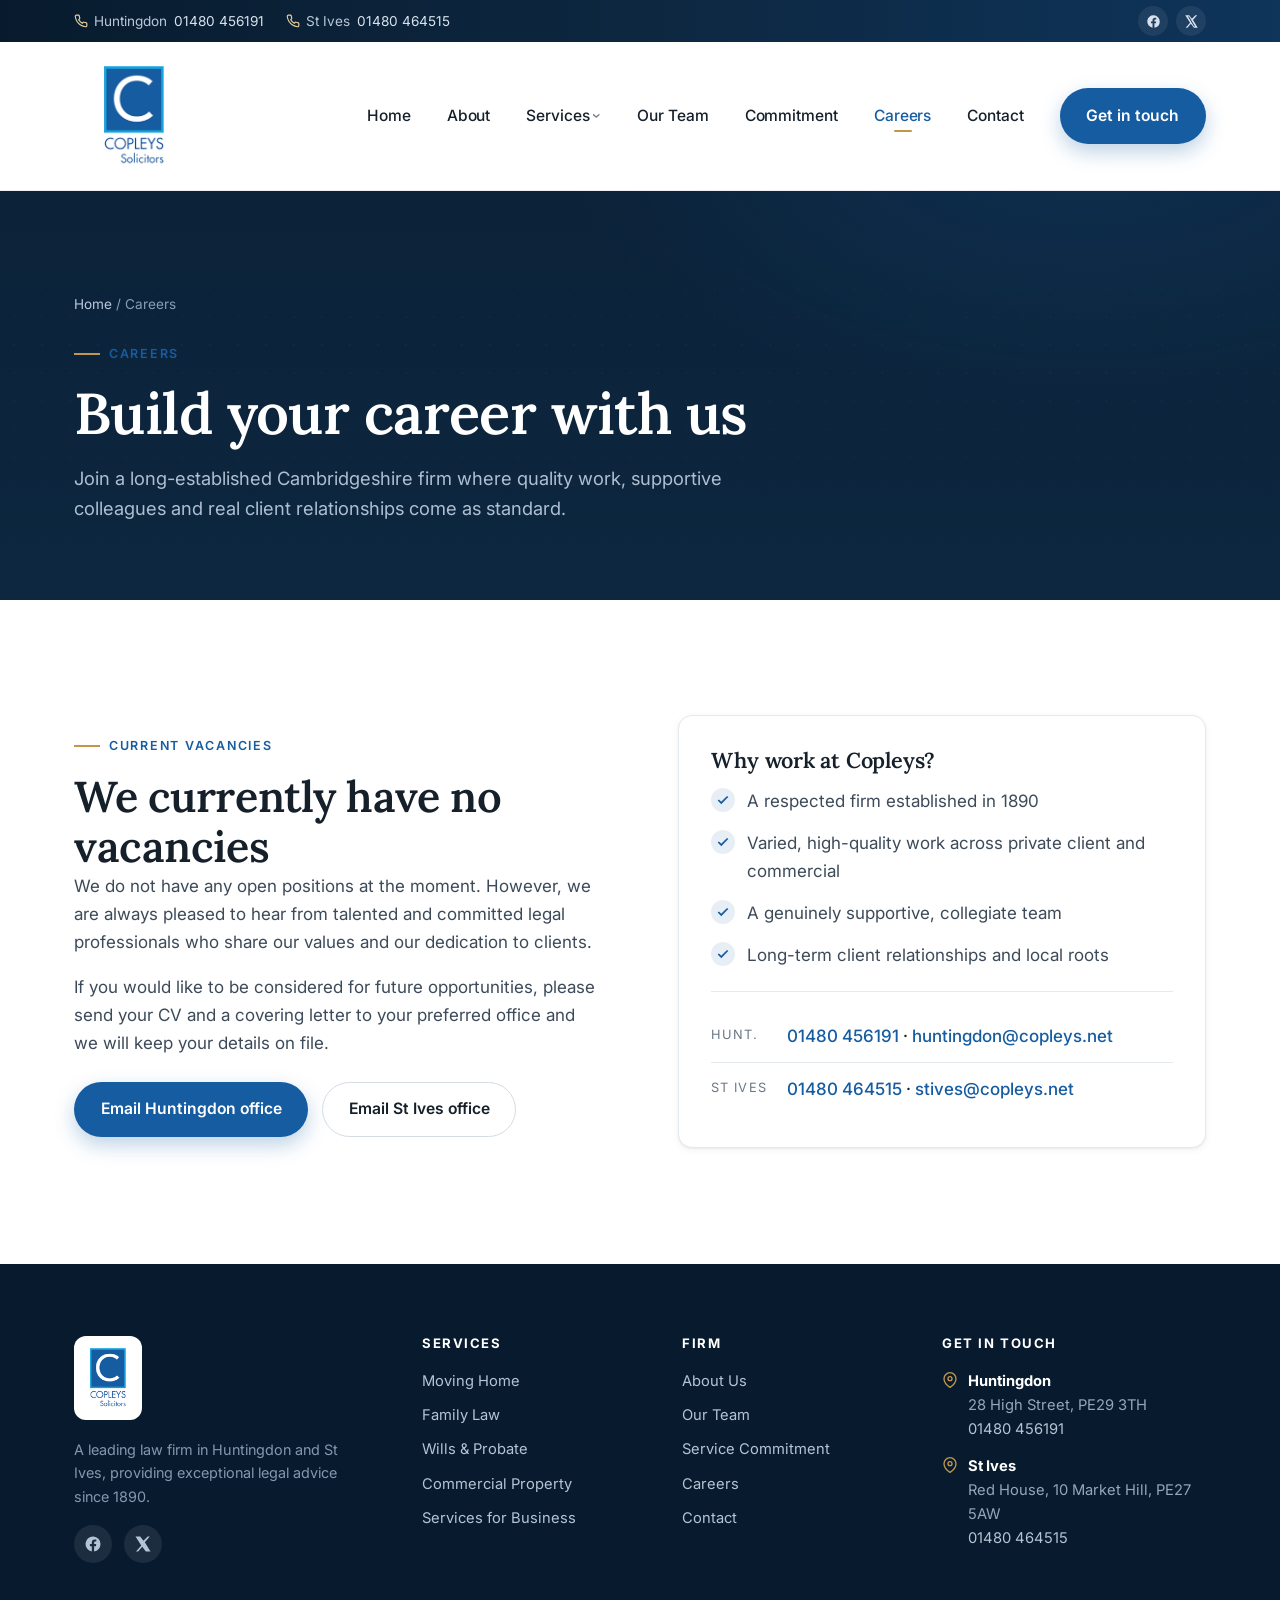
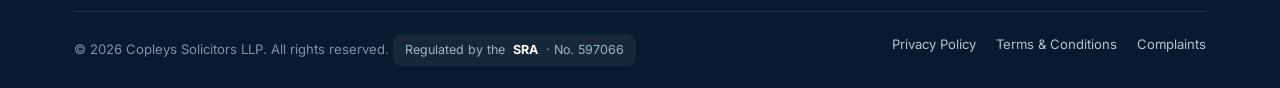
<file: careers.html>
<!DOCTYPE html>
<html lang="en-GB">
<head>
<meta charset="UTF-8">
<meta name="viewport" content="width=device-width, initial-scale=1.0">
<title>Careers | Copleys Solicitors, Huntingdon &amp; St Ives</title>
<meta name="description" content="Careers at Copleys Solicitors. We're always interested to hear from talented legal professionals who share our commitment to clients in Cambridgeshire.">
<link rel="icon" href="assets/favicon.png" type="image/png">
<link rel="preconnect" href="https://fonts.googleapis.com">
<link rel="preconnect" href="https://fonts.gstatic.com" crossorigin>
<link href="https://fonts.googleapis.com/css2?family=Inter:wght@400;500;600;700&family=Lora:ital,wght@0,500;0,600;1,500&display=swap" rel="stylesheet">
<link rel="stylesheet" href="css/styles.css">
</head>
<body>

<div class="topbar">
  <div class="container">
    <div class="topbar__offices">
      <span><svg viewBox="0 0 24 24" fill="none" stroke="currentColor" stroke-width="2"><path d="M22 16.9v3a2 2 0 0 1-2.2 2 19.8 19.8 0 0 1-8.6-3 19.5 19.5 0 0 1-6-6 19.8 19.8 0 0 1-3-8.6A2 2 0 0 1 4.1 2h3a2 2 0 0 1 2 1.7c.1 1 .4 1.9.7 2.8a2 2 0 0 1-.5 2.1L8.1 9.9a16 16 0 0 0 6 6l1.3-1.3a2 2 0 0 1 2.1-.4c.9.3 1.8.6 2.8.7a2 2 0 0 1 1.7 2z"/></svg> Huntingdon <a href="tel:01480456191">01480 456191</a></span>
      <span><svg viewBox="0 0 24 24" fill="none" stroke="currentColor" stroke-width="2"><path d="M22 16.9v3a2 2 0 0 1-2.2 2 19.8 19.8 0 0 1-8.6-3 19.5 19.5 0 0 1-6-6 19.8 19.8 0 0 1-3-8.6A2 2 0 0 1 4.1 2h3a2 2 0 0 1 2 1.7c.1 1 .4 1.9.7 2.8a2 2 0 0 1-.5 2.1L8.1 9.9a16 16 0 0 0 6 6l1.3-1.3a2 2 0 0 1 2.1-.4c.9.3 1.8.6 2.8.7a2 2 0 0 1 1.7 2z"/></svg> St Ives <a href="tel:01480464515">01480 464515</a></span>
    </div>
    <div class="topbar__social">
      <a href="https://www.facebook.com/pages/Copleys-Solicitors/269666099890177" aria-label="Copleys on Facebook" target="_blank" rel="noopener"><svg viewBox="0 0 24 24" fill="currentColor"><path d="M22 12a10 10 0 1 0-11.6 9.9v-7H7.9V12h2.5V9.8c0-2.5 1.5-3.9 3.8-3.9 1.1 0 2.2.2 2.2.2v2.5h-1.3c-1.2 0-1.6.8-1.6 1.6V12h2.8l-.4 2.9h-2.4v7A10 10 0 0 0 22 12z"/></svg></a>
      <a href="https://twitter.com/CopleysLaw" aria-label="Copleys on X" target="_blank" rel="noopener"><svg viewBox="0 0 24 24" fill="currentColor"><path d="M18.2 2H21l-6.6 7.5L22 22h-6.2l-4.8-6.3L5.5 22H2.7l7-8L2 2h6.3l4.3 5.7L18.2 2zm-2.2 18h1.7L8.1 3.8H6.3L16 20z"/></svg></a>
    </div>
  </div>
</div>

<header class="site-header">
  <div class="container nav">
    <a href="index.html" class="brand" aria-label="Copleys Solicitors home"><img src="assets/logo.png" alt="Copleys Solicitors"></a>
    <button class="burger" aria-label="Toggle menu" aria-expanded="false"><span></span><span></span><span></span></button>
    <div class="nav-menu">
      <ul class="nav-links nav-left">
        <li><a href="index.html">Home</a></li>
        <li><a href="about.html">About</a></li>
        <li class="has-sub">
          <a href="services.html">Services</a>
          <div class="submenu">
            <a href="services.html#conveyancing">Moving Home<span>Residential conveyancing</span></a>
            <a href="services.html#family">Family Law<span>Divorce, children &amp; finances</span></a>
            <a href="services.html#wills">Wills, Probate &amp; Trusts<span>Estate planning &amp; LPAs</span></a>
            <a href="services.html#commercial-property">Commercial Property<span>Acquisitions &amp; leases</span></a>
            <a href="services.html#business">Services for Business<span>Advice for every stage</span></a>
            <a href="services.html#commercial">Commercial<span>Corporate &amp; transactions</span></a>
          </div>
        </li>
      </ul>
      <ul class="nav-links nav-right">
        <li><a href="team.html">Our Team</a></li>
        <li><a href="commitment.html">Commitment</a></li>
        <li><a href="careers.html" aria-current="page">Careers</a></li>
        <li><a href="contact.html">Contact</a></li>
      </ul>
      <a href="contact.html" class="btn btn--primary nav-btn">Get in touch</a>
    </div>
  </div>
</header>

<main>
<section class="page-hero">
  <div class="container">
    <div class="breadcrumb"><a href="index.html">Home</a> / Careers</div>
    <span class="eyebrow">Careers</span>
    <h1>Build your career with us</h1>
    <p>Join a long-established Cambridgeshire firm where quality work, supportive colleagues and real client relationships come as standard.</p>
  </div>
</section>

<section class="section">
  <div class="container split">
    <div class="reveal">
      <span class="eyebrow">Current Vacancies</span>
      <h2>We currently have no vacancies</h2>
      <div class="prose">
        <p>We do not have any open positions at the moment. However, we are always pleased to hear from talented and committed legal professionals who share our values and our dedication to clients.</p>
        <p>If you would like to be considered for future opportunities, please send your CV and a covering letter to your preferred office and we will keep your details on file.</p>
      </div>
      <div class="btn-row" style="margin-top:24px">
        <a href="mailto:huntingdon@copleys.net" class="btn btn--primary">Email Huntingdon office</a>
        <a href="mailto:stives@copleys.net" class="btn btn--ghost">Email St Ives office</a>
      </div>
    </div>
    <div class="reveal">
      <div class="office-block">
        <h3 style="margin-bottom:14px">Why work at Copleys?</h3>
        <ul class="checklist">
          <li><span class="tick"><svg viewBox="0 0 24 24" fill="none" stroke="currentColor" stroke-width="3"><path d="M20 6 9 17l-5-5"/></svg></span> A respected firm established in 1890</li>
          <li><span class="tick"><svg viewBox="0 0 24 24" fill="none" stroke="currentColor" stroke-width="3"><path d="M20 6 9 17l-5-5"/></svg></span> Varied, high-quality work across private client and commercial</li>
          <li><span class="tick"><svg viewBox="0 0 24 24" fill="none" stroke="currentColor" stroke-width="3"><path d="M20 6 9 17l-5-5"/></svg></span> A genuinely supportive, collegiate team</li>
          <li><span class="tick"><svg viewBox="0 0 24 24" fill="none" stroke="currentColor" stroke-width="3"><path d="M20 6 9 17l-5-5"/></svg></span> Long-term client relationships and local roots</li>
        </ul>
        <div style="margin-top:22px;padding-top:18px;border-top:1px solid var(--line)">
          <div class="detail-row"><span class="k">Hunt.</span><span class="v"><a href="tel:01480456191">01480 456191</a> · <a href="mailto:huntingdon@copleys.net">huntingdon@copleys.net</a></span></div>
          <div class="detail-row"><span class="k">St Ives</span><span class="v"><a href="tel:01480464515">01480 464515</a> · <a href="mailto:stives@copleys.net">stives@copleys.net</a></span></div>
        </div>
      </div>
    </div>
  </div>
</section>
</main>

<footer class="site-footer">
  <div class="container">
    <div class="footer-grid">
      <div class="footer-brand">
        <img src="assets/logo.png" alt="Copleys Solicitors">
        <p>A leading law firm in Huntingdon and St Ives, providing exceptional legal advice since 1890.</p>
        <div class="footer-social">
          <a href="https://www.facebook.com/pages/Copleys-Solicitors/269666099890177" aria-label="Facebook" target="_blank" rel="noopener"><svg viewBox="0 0 24 24" fill="currentColor"><path d="M22 12a10 10 0 1 0-11.6 9.9v-7H7.9V12h2.5V9.8c0-2.5 1.5-3.9 3.8-3.9 1.1 0 2.2.2 2.2.2v2.5h-1.3c-1.2 0-1.6.8-1.6 1.6V12h2.8l-.4 2.9h-2.4v7A10 10 0 0 0 22 12z"/></svg></a>
          <a href="https://twitter.com/CopleysLaw" aria-label="X" target="_blank" rel="noopener"><svg viewBox="0 0 24 24" fill="currentColor"><path d="M18.2 2H21l-6.6 7.5L22 22h-6.2l-4.8-6.3L5.5 22H2.7l7-8L2 2h6.3l4.3 5.7L18.2 2z"/></svg></a>
        </div>
      </div>
      <div><h4>Services</h4><ul class="footer-links"><li><a href="services.html#conveyancing">Moving Home</a></li><li><a href="services.html#family">Family Law</a></li><li><a href="services.html#wills">Wills &amp; Probate</a></li><li><a href="services.html#commercial-property">Commercial Property</a></li><li><a href="services.html#business">Services for Business</a></li></ul></div>
      <div><h4>Firm</h4><ul class="footer-links"><li><a href="about.html">About Us</a></li><li><a href="team.html">Our Team</a></li><li><a href="commitment.html">Service Commitment</a></li><li><a href="careers.html">Careers</a></li><li><a href="contact.html">Contact</a></li></ul></div>
      <div><h4>Get in touch</h4><ul class="footer-contact">
        <li><svg viewBox="0 0 24 24" fill="none" stroke="currentColor" stroke-width="2"><path d="M21 10c0 7-9 13-9 13s-9-6-9-13a9 9 0 0 1 18 0z"/><circle cx="12" cy="10" r="3"/></svg><span><strong style="color:#fff">Huntingdon</strong><br>28 High Street, PE29 3TH<br><a href="tel:01480456191">01480 456191</a></span></li>
        <li><svg viewBox="0 0 24 24" fill="none" stroke="currentColor" stroke-width="2"><path d="M21 10c0 7-9 13-9 13s-9-6-9-13a9 9 0 0 1 18 0z"/><circle cx="12" cy="10" r="3"/></svg><span><strong style="color:#fff">St Ives</strong><br>Red House, 10 Market Hill, PE27 5AW<br><a href="tel:01480464515">01480 464515</a></span></li>
      </ul></div>
    </div>
    <div class="footer-bottom">
      <div>© <span id="year">2026</span> Copleys Solicitors LLP. All rights reserved. <span class="sra-badge">Regulated by the <strong>SRA</strong> · No. 597066</span></div>
      <div class="legal-links"><a href="privacy.html">Privacy Policy</a><a href="terms.html">Terms &amp; Conditions</a><a href="commitment.html#complaints">Complaints</a></div>
    </div>
  </div>
</footer>
<script src="js/main.js"></script>
</body>
</html>
</file>
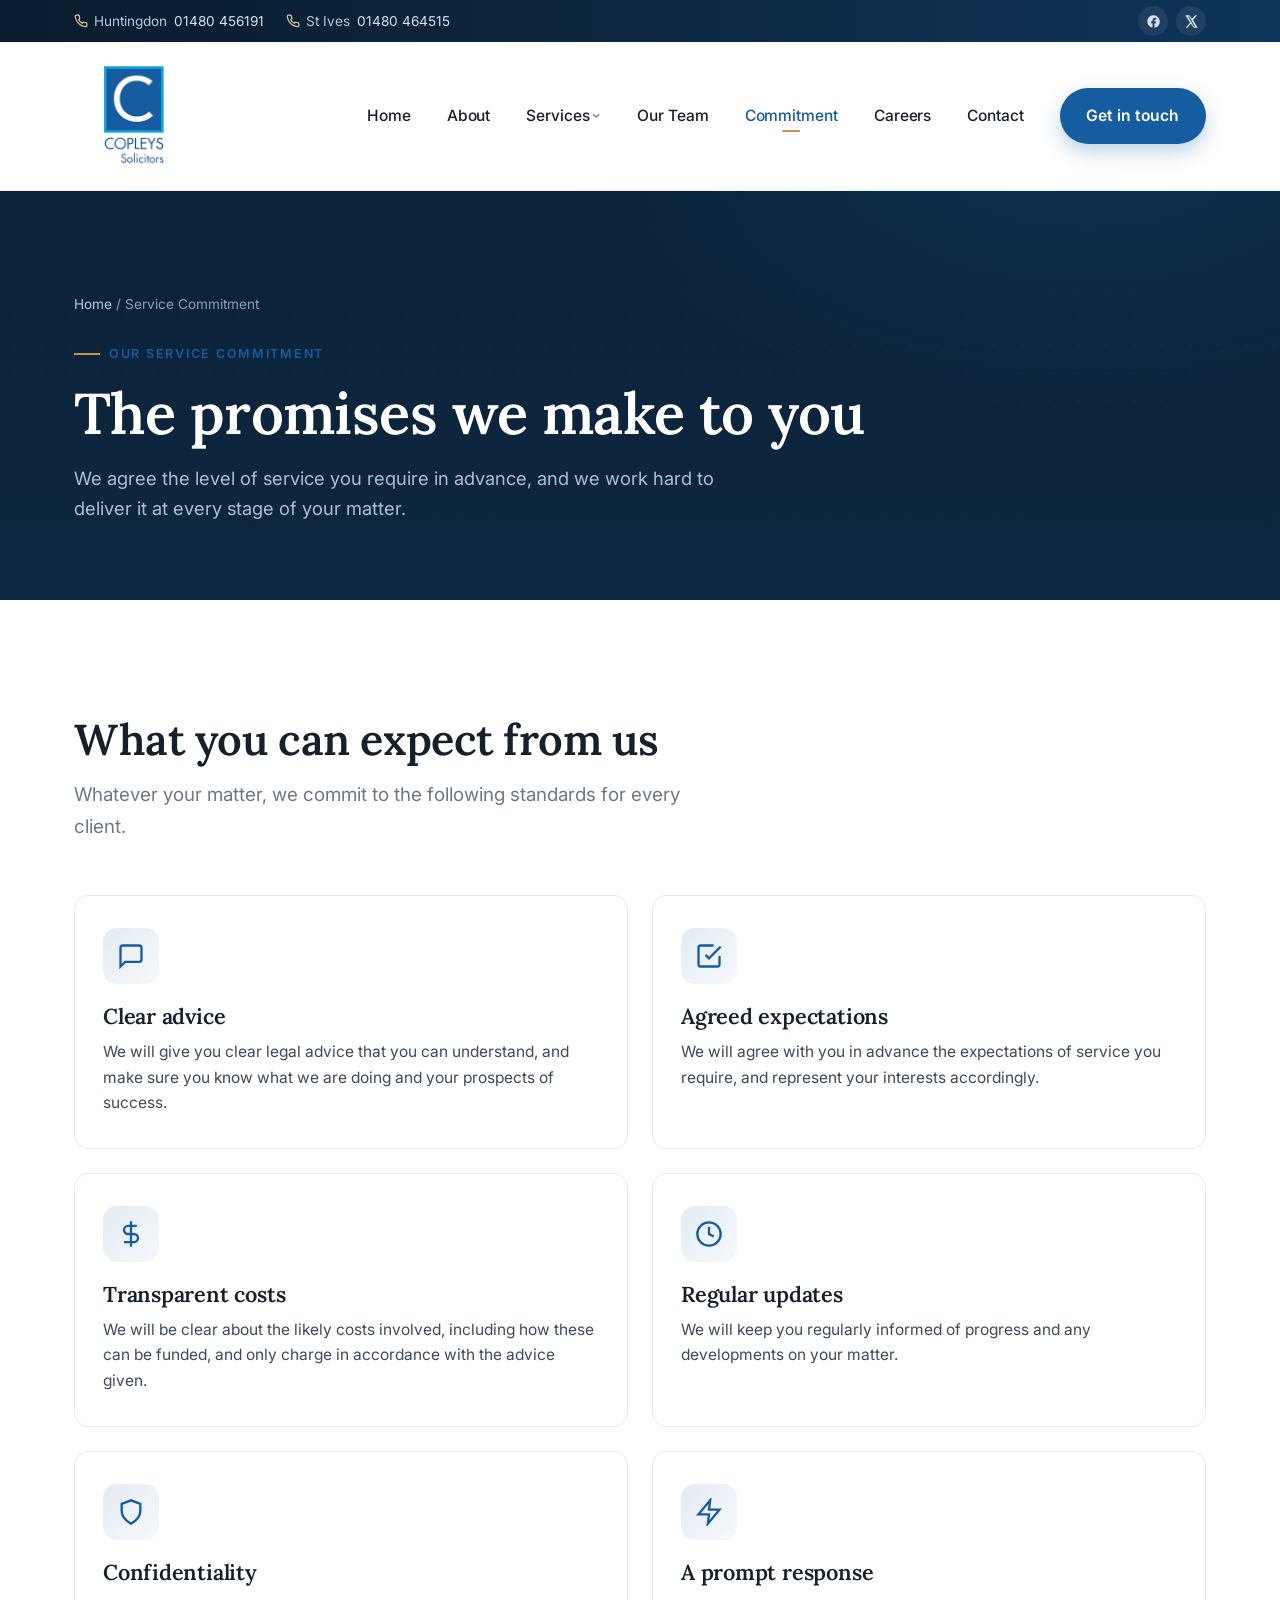
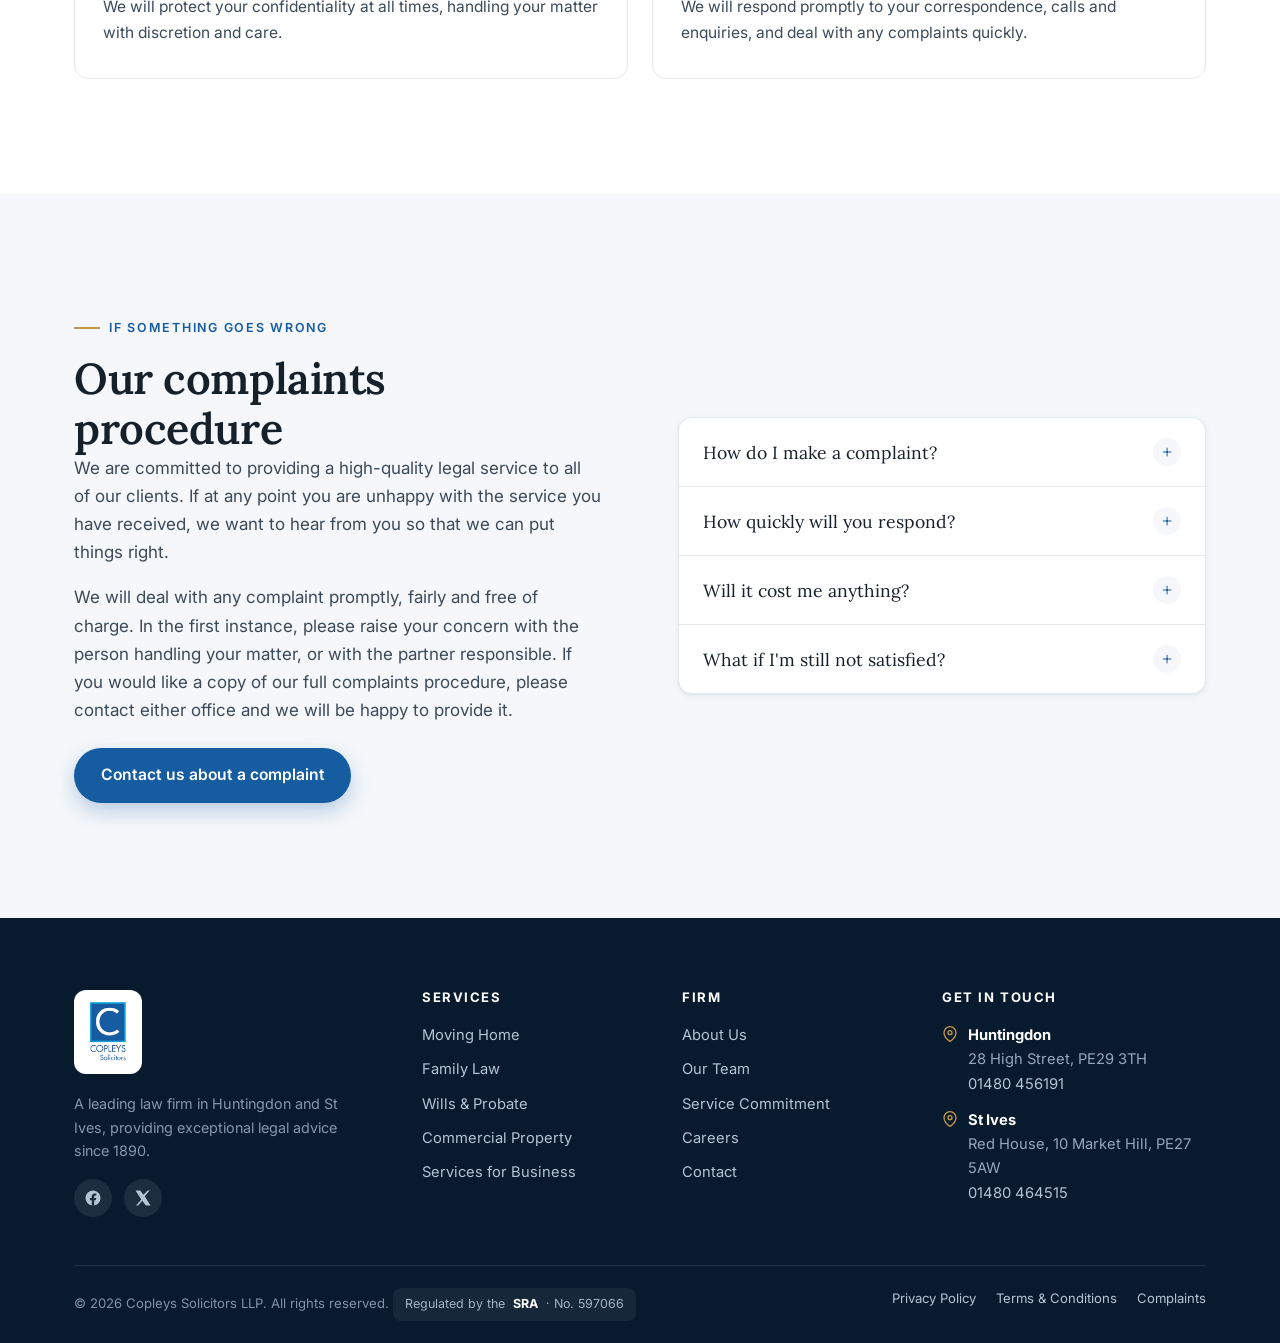
<file: commitment.html>
<!DOCTYPE html>
<html lang="en-GB">
<head>
<meta charset="UTF-8">
<meta name="viewport" content="width=device-width, initial-scale=1.0">
<title>Our Service Commitment | Copleys Solicitors</title>
<meta name="description" content="Our commitment to every client at Copleys Solicitors: clear advice, transparent costs, regular updates and a prompt, confidential service.">
<link rel="icon" href="assets/favicon.png" type="image/png">
<link rel="preconnect" href="https://fonts.googleapis.com">
<link rel="preconnect" href="https://fonts.gstatic.com" crossorigin>
<link href="https://fonts.googleapis.com/css2?family=Inter:wght@400;500;600;700&family=Lora:ital,wght@0,500;0,600;1,500&display=swap" rel="stylesheet">
<link rel="stylesheet" href="css/styles.css">
</head>
<body>

<div class="topbar">
  <div class="container">
    <div class="topbar__offices">
      <span><svg viewBox="0 0 24 24" fill="none" stroke="currentColor" stroke-width="2"><path d="M22 16.9v3a2 2 0 0 1-2.2 2 19.8 19.8 0 0 1-8.6-3 19.5 19.5 0 0 1-6-6 19.8 19.8 0 0 1-3-8.6A2 2 0 0 1 4.1 2h3a2 2 0 0 1 2 1.7c.1 1 .4 1.9.7 2.8a2 2 0 0 1-.5 2.1L8.1 9.9a16 16 0 0 0 6 6l1.3-1.3a2 2 0 0 1 2.1-.4c.9.3 1.8.6 2.8.7a2 2 0 0 1 1.7 2z"/></svg> Huntingdon <a href="tel:01480456191">01480 456191</a></span>
      <span><svg viewBox="0 0 24 24" fill="none" stroke="currentColor" stroke-width="2"><path d="M22 16.9v3a2 2 0 0 1-2.2 2 19.8 19.8 0 0 1-8.6-3 19.5 19.5 0 0 1-6-6 19.8 19.8 0 0 1-3-8.6A2 2 0 0 1 4.1 2h3a2 2 0 0 1 2 1.7c.1 1 .4 1.9.7 2.8a2 2 0 0 1-.5 2.1L8.1 9.9a16 16 0 0 0 6 6l1.3-1.3a2 2 0 0 1 2.1-.4c.9.3 1.8.6 2.8.7a2 2 0 0 1 1.7 2z"/></svg> St Ives <a href="tel:01480464515">01480 464515</a></span>
    </div>
    <div class="topbar__social">
      <a href="https://www.facebook.com/pages/Copleys-Solicitors/269666099890177" aria-label="Copleys on Facebook" target="_blank" rel="noopener"><svg viewBox="0 0 24 24" fill="currentColor"><path d="M22 12a10 10 0 1 0-11.6 9.9v-7H7.9V12h2.5V9.8c0-2.5 1.5-3.9 3.8-3.9 1.1 0 2.2.2 2.2.2v2.5h-1.3c-1.2 0-1.6.8-1.6 1.6V12h2.8l-.4 2.9h-2.4v7A10 10 0 0 0 22 12z"/></svg></a>
      <a href="https://twitter.com/CopleysLaw" aria-label="Copleys on X" target="_blank" rel="noopener"><svg viewBox="0 0 24 24" fill="currentColor"><path d="M18.2 2H21l-6.6 7.5L22 22h-6.2l-4.8-6.3L5.5 22H2.7l7-8L2 2h6.3l4.3 5.7L18.2 2zm-2.2 18h1.7L8.1 3.8H6.3L16 20z"/></svg></a>
    </div>
  </div>
</div>

<header class="site-header">
  <div class="container nav">
    <a href="index.html" class="brand" aria-label="Copleys Solicitors home"><img src="assets/logo.png" alt="Copleys Solicitors"></a>
    <button class="burger" aria-label="Toggle menu" aria-expanded="false"><span></span><span></span><span></span></button>
    <div class="nav-menu">
      <ul class="nav-links nav-left">
        <li><a href="index.html">Home</a></li>
        <li><a href="about.html">About</a></li>
        <li class="has-sub">
          <a href="services.html">Services</a>
          <div class="submenu">
            <a href="services.html#conveyancing">Moving Home<span>Residential conveyancing</span></a>
            <a href="services.html#family">Family Law<span>Divorce, children &amp; finances</span></a>
            <a href="services.html#wills">Wills, Probate &amp; Trusts<span>Estate planning &amp; LPAs</span></a>
            <a href="services.html#commercial-property">Commercial Property<span>Acquisitions &amp; leases</span></a>
            <a href="services.html#business">Services for Business<span>Advice for every stage</span></a>
            <a href="services.html#commercial">Commercial<span>Corporate &amp; transactions</span></a>
          </div>
        </li>
      </ul>
      <ul class="nav-links nav-right">
        <li><a href="team.html">Our Team</a></li>
        <li><a href="commitment.html" aria-current="page">Commitment</a></li>
        <li><a href="careers.html">Careers</a></li>
        <li><a href="contact.html">Contact</a></li>
      </ul>
      <a href="contact.html" class="btn btn--primary nav-btn">Get in touch</a>
    </div>
  </div>
</header>

<main>
<section class="page-hero">
  <div class="container">
    <div class="breadcrumb"><a href="index.html">Home</a> / Service Commitment</div>
    <span class="eyebrow">Our Service Commitment</span>
    <h1>The promises we make to you</h1>
    <p>We agree the level of service you require in advance, and we work hard to deliver it at every stage of your matter.</p>
  </div>
</section>

<section class="section">
  <div class="container">
    <div class="sec-head reveal narrow"><h2>What you can expect from us</h2><p class="lead">Whatever your matter, we commit to the following standards for every client.</p></div>
    <div class="grid grid-2">
      <div class="svc-card reveal"><div class="ico"><svg viewBox="0 0 24 24" fill="none" stroke="currentColor" stroke-width="2"><path d="M21 15a2 2 0 0 1-2 2H7l-4 4V5a2 2 0 0 1 2-2h14a2 2 0 0 1 2 2z"/></svg></div><h3>Clear advice</h3><p>We will give you clear legal advice that you can understand, and make sure you know what we are doing and your prospects of success.</p></div>
      <div class="svc-card reveal"><div class="ico"><svg viewBox="0 0 24 24" fill="none" stroke="currentColor" stroke-width="2"><path d="M9 11l3 3L22 4M21 12v7a2 2 0 0 1-2 2H5a2 2 0 0 1-2-2V5a2 2 0 0 1 2-2h11"/></svg></div><h3>Agreed expectations</h3><p>We will agree with you in advance the expectations of service you require, and represent your interests accordingly.</p></div>
      <div class="svc-card reveal"><div class="ico"><svg viewBox="0 0 24 24" fill="none" stroke="currentColor" stroke-width="2"><path d="M12 1v22M17 5H9.5a3.5 3.5 0 0 0 0 7h5a3.5 3.5 0 0 1 0 7H6"/></svg></div><h3>Transparent costs</h3><p>We will be clear about the likely costs involved, including how these can be funded, and only charge in accordance with the advice given.</p></div>
      <div class="svc-card reveal"><div class="ico"><svg viewBox="0 0 24 24" fill="none" stroke="currentColor" stroke-width="2"><circle cx="12" cy="12" r="10"/><path d="M12 6v6l4 2"/></svg></div><h3>Regular updates</h3><p>We will keep you regularly informed of progress and any developments on your matter.</p></div>
      <div class="svc-card reveal"><div class="ico"><svg viewBox="0 0 24 24" fill="none" stroke="currentColor" stroke-width="2"><path d="M12 2 4 5v6c0 5 3.4 8.5 8 11 4.6-2.5 8-6 8-11V5l-8-3z"/></svg></div><h3>Confidentiality</h3><p>We will protect your confidentiality at all times, handling your matter with discretion and care.</p></div>
      <div class="svc-card reveal"><div class="ico"><svg viewBox="0 0 24 24" fill="none" stroke="currentColor" stroke-width="2"><path d="M13 2 3 14h9l-1 8 10-12h-9z"/></svg></div><h3>A prompt response</h3><p>We will respond promptly to your correspondence, calls and enquiries, and deal with any complaints quickly.</p></div>
    </div>
  </div>
</section>

<!-- Complaints -->
<section class="section section--soft" id="complaints">
  <div class="container split">
    <div class="reveal">
      <span class="eyebrow">If something goes wrong</span>
      <h2>Our complaints procedure</h2>
      <div class="prose">
        <p>We are committed to providing a high-quality legal service to all of our clients. If at any point you are unhappy with the service you have received, we want to hear from you so that we can put things right.</p>
        <p>We will deal with any complaint promptly, fairly and free of charge. In the first instance, please raise your concern with the person handling your matter, or with the partner responsible. If you would like a copy of our full complaints procedure, please contact either office and we will be happy to provide it.</p>
      </div>
      <div class="btn-row" style="margin-top:24px"><a href="contact.html" class="btn btn--primary">Contact us about a complaint</a></div>
    </div>
    <div class="reveal">
      <div class="accordion">
        <div class="acc-item"><button class="acc-head" aria-expanded="false">How do I make a complaint?<span class="plus">+</span></button><div class="acc-body"><div class="acc-body__inner">Contact the person dealing with your matter, or the responsible partner, by phone, email or letter. Tell us what has gone wrong and how you would like it resolved.</div></div></div>
        <div class="acc-item"><button class="acc-head" aria-expanded="false">How quickly will you respond?<span class="plus">+</span></button><div class="acc-body"><div class="acc-body__inner">We will acknowledge your complaint promptly and aim to investigate and respond within the timescales set out in our full complaints procedure.</div></div></div>
        <div class="acc-item"><button class="acc-head" aria-expanded="false">Will it cost me anything?<span class="plus">+</span></button><div class="acc-body"><div class="acc-body__inner">No. We deal with complaints free of charge.</div></div></div>
        <div class="acc-item"><button class="acc-head" aria-expanded="false">What if I'm still not satisfied?<span class="plus">+</span></button><div class="acc-body"><div class="acc-body__inner">If we cannot resolve your complaint, you may be able to refer it to the Legal Ombudsman. We are regulated by the Solicitors Regulation Authority (SRA number 597066), and our full procedure explains your options in detail.</div></div></div>
      </div>
    </div>
  </div>
</section>
</main>

<footer class="site-footer">
  <div class="container">
    <div class="footer-grid">
      <div class="footer-brand">
        <img src="assets/logo.png" alt="Copleys Solicitors">
        <p>A leading law firm in Huntingdon and St Ives, providing exceptional legal advice since 1890.</p>
        <div class="footer-social">
          <a href="https://www.facebook.com/pages/Copleys-Solicitors/269666099890177" aria-label="Facebook" target="_blank" rel="noopener"><svg viewBox="0 0 24 24" fill="currentColor"><path d="M22 12a10 10 0 1 0-11.6 9.9v-7H7.9V12h2.5V9.8c0-2.5 1.5-3.9 3.8-3.9 1.1 0 2.2.2 2.2.2v2.5h-1.3c-1.2 0-1.6.8-1.6 1.6V12h2.8l-.4 2.9h-2.4v7A10 10 0 0 0 22 12z"/></svg></a>
          <a href="https://twitter.com/CopleysLaw" aria-label="X" target="_blank" rel="noopener"><svg viewBox="0 0 24 24" fill="currentColor"><path d="M18.2 2H21l-6.6 7.5L22 22h-6.2l-4.8-6.3L5.5 22H2.7l7-8L2 2h6.3l4.3 5.7L18.2 2z"/></svg></a>
        </div>
      </div>
      <div><h4>Services</h4><ul class="footer-links"><li><a href="services.html#conveyancing">Moving Home</a></li><li><a href="services.html#family">Family Law</a></li><li><a href="services.html#wills">Wills &amp; Probate</a></li><li><a href="services.html#commercial-property">Commercial Property</a></li><li><a href="services.html#business">Services for Business</a></li></ul></div>
      <div><h4>Firm</h4><ul class="footer-links"><li><a href="about.html">About Us</a></li><li><a href="team.html">Our Team</a></li><li><a href="commitment.html">Service Commitment</a></li><li><a href="careers.html">Careers</a></li><li><a href="contact.html">Contact</a></li></ul></div>
      <div><h4>Get in touch</h4><ul class="footer-contact">
        <li><svg viewBox="0 0 24 24" fill="none" stroke="currentColor" stroke-width="2"><path d="M21 10c0 7-9 13-9 13s-9-6-9-13a9 9 0 0 1 18 0z"/><circle cx="12" cy="10" r="3"/></svg><span><strong style="color:#fff">Huntingdon</strong><br>28 High Street, PE29 3TH<br><a href="tel:01480456191">01480 456191</a></span></li>
        <li><svg viewBox="0 0 24 24" fill="none" stroke="currentColor" stroke-width="2"><path d="M21 10c0 7-9 13-9 13s-9-6-9-13a9 9 0 0 1 18 0z"/><circle cx="12" cy="10" r="3"/></svg><span><strong style="color:#fff">St Ives</strong><br>Red House, 10 Market Hill, PE27 5AW<br><a href="tel:01480464515">01480 464515</a></span></li>
      </ul></div>
    </div>
    <div class="footer-bottom">
      <div>© <span id="year">2026</span> Copleys Solicitors LLP. All rights reserved. <span class="sra-badge">Regulated by the <strong>SRA</strong> · No. 597066</span></div>
      <div class="legal-links"><a href="privacy.html">Privacy Policy</a><a href="terms.html">Terms &amp; Conditions</a><a href="commitment.html#complaints">Complaints</a></div>
    </div>
  </div>
</footer>
<script src="js/main.js"></script>
</body>
</html>
</file>
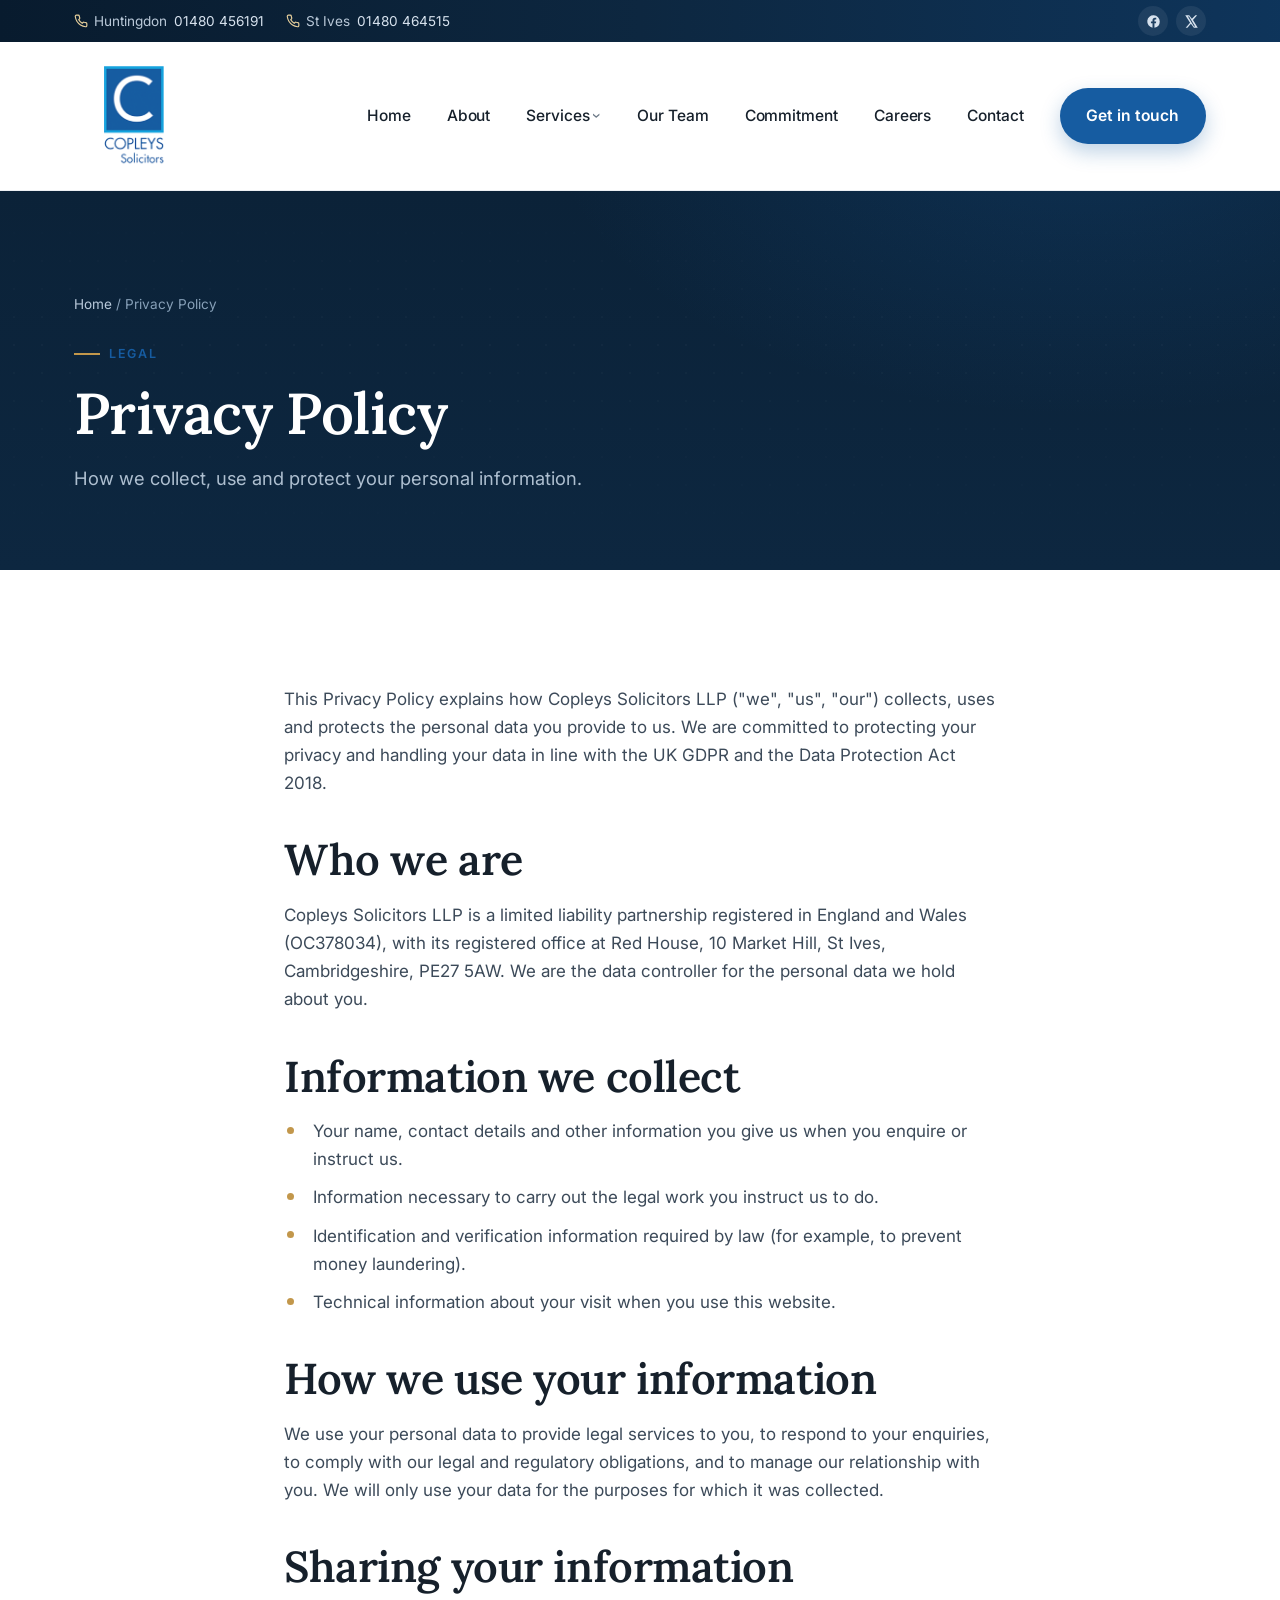
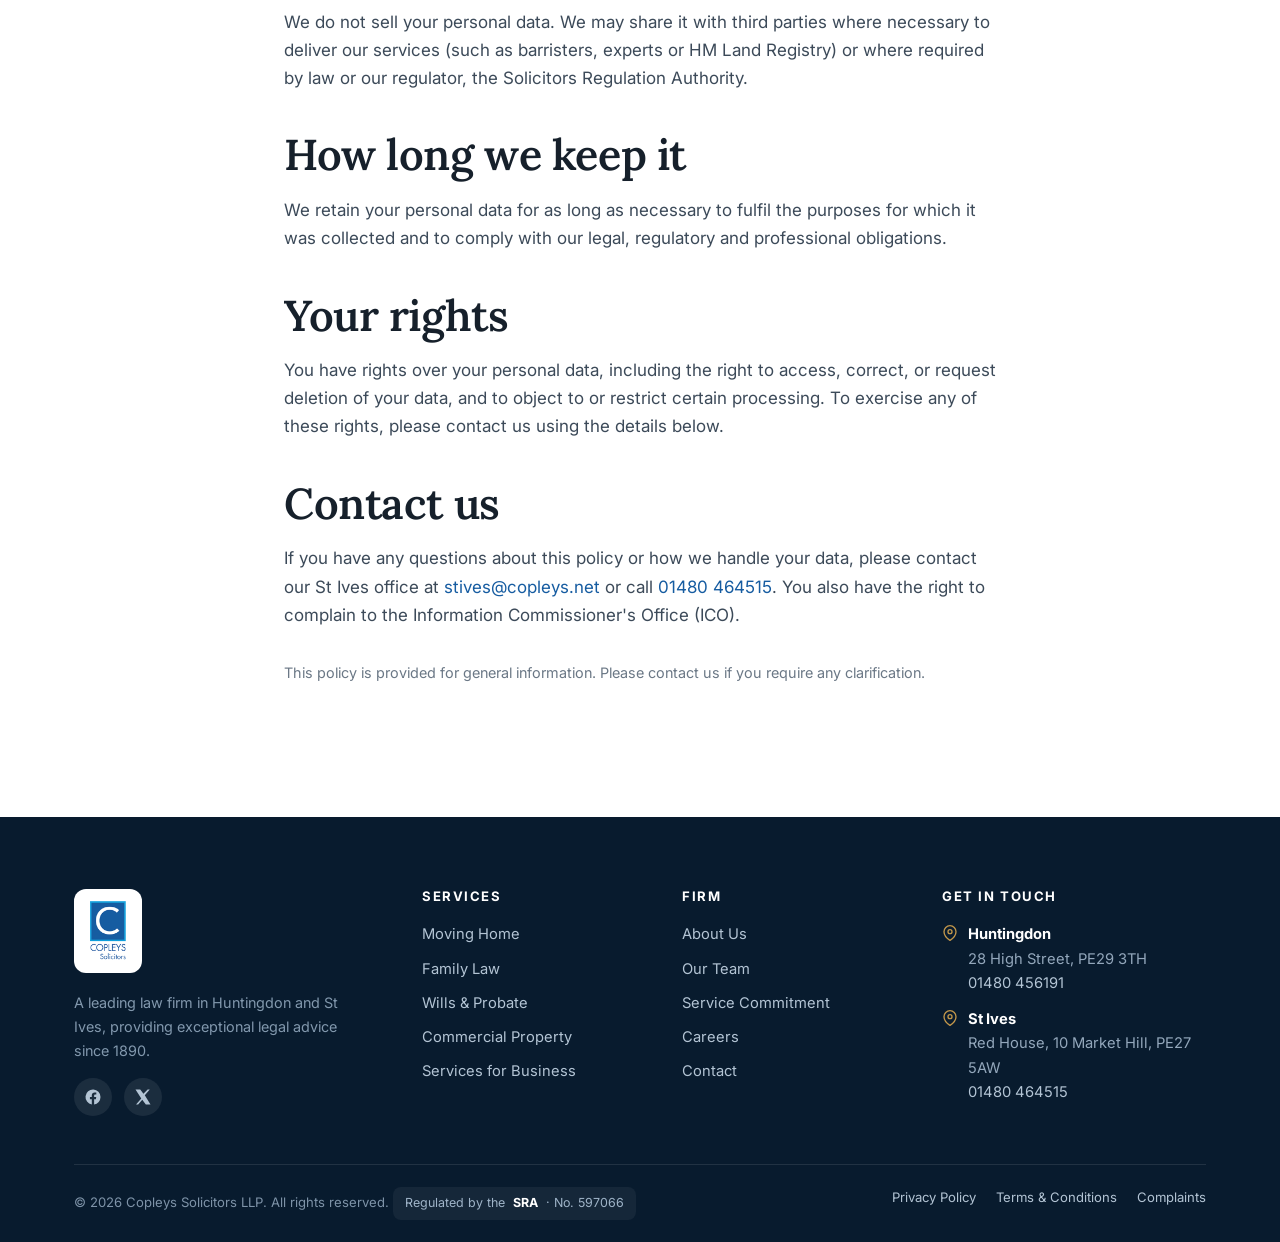
<file: privacy.html>
<!DOCTYPE html>
<html lang="en-GB">
<head>
<meta charset="UTF-8">
<meta name="viewport" content="width=device-width, initial-scale=1.0">
<title>Privacy Policy | Copleys Solicitors</title>
<meta name="description" content="How Copleys Solicitors LLP collects, uses and protects your personal data.">
<link rel="icon" href="assets/favicon.png" type="image/png">
<link rel="preconnect" href="https://fonts.googleapis.com">
<link rel="preconnect" href="https://fonts.gstatic.com" crossorigin>
<link href="https://fonts.googleapis.com/css2?family=Inter:wght@400;500;600;700&family=Lora:ital,wght@0,500;0,600;1,500&display=swap" rel="stylesheet">
<link rel="stylesheet" href="css/styles.css">
</head>
<body>

<div class="topbar">
  <div class="container">
    <div class="topbar__offices">
      <span><svg viewBox="0 0 24 24" fill="none" stroke="currentColor" stroke-width="2"><path d="M22 16.9v3a2 2 0 0 1-2.2 2 19.8 19.8 0 0 1-8.6-3 19.5 19.5 0 0 1-6-6 19.8 19.8 0 0 1-3-8.6A2 2 0 0 1 4.1 2h3a2 2 0 0 1 2 1.7c.1 1 .4 1.9.7 2.8a2 2 0 0 1-.5 2.1L8.1 9.9a16 16 0 0 0 6 6l1.3-1.3a2 2 0 0 1 2.1-.4c.9.3 1.8.6 2.8.7a2 2 0 0 1 1.7 2z"/></svg> Huntingdon <a href="tel:01480456191">01480 456191</a></span>
      <span><svg viewBox="0 0 24 24" fill="none" stroke="currentColor" stroke-width="2"><path d="M22 16.9v3a2 2 0 0 1-2.2 2 19.8 19.8 0 0 1-8.6-3 19.5 19.5 0 0 1-6-6 19.8 19.8 0 0 1-3-8.6A2 2 0 0 1 4.1 2h3a2 2 0 0 1 2 1.7c.1 1 .4 1.9.7 2.8a2 2 0 0 1-.5 2.1L8.1 9.9a16 16 0 0 0 6 6l1.3-1.3a2 2 0 0 1 2.1-.4c.9.3 1.8.6 2.8.7a2 2 0 0 1 1.7 2z"/></svg> St Ives <a href="tel:01480464515">01480 464515</a></span>
    </div>
    <div class="topbar__social">
      <a href="https://www.facebook.com/pages/Copleys-Solicitors/269666099890177" aria-label="Copleys on Facebook" target="_blank" rel="noopener"><svg viewBox="0 0 24 24" fill="currentColor"><path d="M22 12a10 10 0 1 0-11.6 9.9v-7H7.9V12h2.5V9.8c0-2.5 1.5-3.9 3.8-3.9 1.1 0 2.2.2 2.2.2v2.5h-1.3c-1.2 0-1.6.8-1.6 1.6V12h2.8l-.4 2.9h-2.4v7A10 10 0 0 0 22 12z"/></svg></a>
      <a href="https://twitter.com/CopleysLaw" aria-label="Copleys on X" target="_blank" rel="noopener"><svg viewBox="0 0 24 24" fill="currentColor"><path d="M18.2 2H21l-6.6 7.5L22 22h-6.2l-4.8-6.3L5.5 22H2.7l7-8L2 2h6.3l4.3 5.7L18.2 2zm-2.2 18h1.7L8.1 3.8H6.3L16 20z"/></svg></a>
    </div>
  </div>
</div>

<header class="site-header">
  <div class="container nav">
    <a href="index.html" class="brand" aria-label="Copleys Solicitors home"><img src="assets/logo.png" alt="Copleys Solicitors"></a>
    <button class="burger" aria-label="Toggle menu" aria-expanded="false"><span></span><span></span><span></span></button>
    <div class="nav-menu">
      <ul class="nav-links nav-left">
        <li><a href="index.html">Home</a></li>
        <li><a href="about.html">About</a></li>
        <li class="has-sub">
          <a href="services.html">Services</a>
          <div class="submenu">
            <a href="services.html#conveyancing">Moving Home<span>Residential conveyancing</span></a>
            <a href="services.html#family">Family Law<span>Divorce, children &amp; finances</span></a>
            <a href="services.html#wills">Wills, Probate &amp; Trusts<span>Estate planning &amp; LPAs</span></a>
            <a href="services.html#commercial-property">Commercial Property<span>Acquisitions &amp; leases</span></a>
            <a href="services.html#business">Services for Business<span>Advice for every stage</span></a>
            <a href="services.html#commercial">Commercial<span>Corporate &amp; transactions</span></a>
          </div>
        </li>
      </ul>
      <ul class="nav-links nav-right">
        <li><a href="team.html">Our Team</a></li>
        <li><a href="commitment.html">Commitment</a></li>
        <li><a href="careers.html">Careers</a></li>
        <li><a href="contact.html">Contact</a></li>
      </ul>
      <a href="contact.html" class="btn btn--primary nav-btn">Get in touch</a>
    </div>
  </div>
</header>

<main>
<section class="page-hero">
  <div class="container">
    <div class="breadcrumb"><a href="index.html">Home</a> / Privacy Policy</div>
    <span class="eyebrow">Legal</span>
    <h1>Privacy Policy</h1>
    <p>How we collect, use and protect your personal information.</p>
  </div>
</section>

<section class="section">
  <div class="container narrow prose reveal">
    <p>This Privacy Policy explains how Copleys Solicitors LLP ("we", "us", "our") collects, uses and protects the personal data you provide to us. We are committed to protecting your privacy and handling your data in line with the UK GDPR and the Data Protection Act 2018.</p>

    <h2>Who we are</h2>
    <p>Copleys Solicitors LLP is a limited liability partnership registered in England and Wales (OC378034), with its registered office at Red House, 10 Market Hill, St Ives, Cambridgeshire, PE27 5AW. We are the data controller for the personal data we hold about you.</p>

    <h2>Information we collect</h2>
    <ul class="bullets">
      <li>Your name, contact details and other information you give us when you enquire or instruct us.</li>
      <li>Information necessary to carry out the legal work you instruct us to do.</li>
      <li>Identification and verification information required by law (for example, to prevent money laundering).</li>
      <li>Technical information about your visit when you use this website.</li>
    </ul>

    <h2>How we use your information</h2>
    <p>We use your personal data to provide legal services to you, to respond to your enquiries, to comply with our legal and regulatory obligations, and to manage our relationship with you. We will only use your data for the purposes for which it was collected.</p>

    <h2>Sharing your information</h2>
    <p>We do not sell your personal data. We may share it with third parties where necessary to deliver our services (such as barristers, experts or HM Land Registry) or where required by law or our regulator, the Solicitors Regulation Authority.</p>

    <h2>How long we keep it</h2>
    <p>We retain your personal data for as long as necessary to fulfil the purposes for which it was collected and to comply with our legal, regulatory and professional obligations.</p>

    <h2>Your rights</h2>
    <p>You have rights over your personal data, including the right to access, correct, or request deletion of your data, and to object to or restrict certain processing. To exercise any of these rights, please contact us using the details below.</p>

    <h2>Contact us</h2>
    <p>If you have any questions about this policy or how we handle your data, please contact our St Ives office at <a href="mailto:stives@copleys.net">stives@copleys.net</a> or call <a href="tel:01480464515">01480 464515</a>. You also have the right to complain to the Information Commissioner's Office (ICO).</p>

    <p style="color:var(--muted);font-size:.9rem;margin-top:2rem">This policy is provided for general information. Please contact us if you require any clarification.</p>
  </div>
</section>
</main>

<footer class="site-footer">
  <div class="container">
    <div class="footer-grid">
      <div class="footer-brand">
        <img src="assets/logo.png" alt="Copleys Solicitors">
        <p>A leading law firm in Huntingdon and St Ives, providing exceptional legal advice since 1890.</p>
        <div class="footer-social">
          <a href="https://www.facebook.com/pages/Copleys-Solicitors/269666099890177" aria-label="Facebook" target="_blank" rel="noopener"><svg viewBox="0 0 24 24" fill="currentColor"><path d="M22 12a10 10 0 1 0-11.6 9.9v-7H7.9V12h2.5V9.8c0-2.5 1.5-3.9 3.8-3.9 1.1 0 2.2.2 2.2.2v2.5h-1.3c-1.2 0-1.6.8-1.6 1.6V12h2.8l-.4 2.9h-2.4v7A10 10 0 0 0 22 12z"/></svg></a>
          <a href="https://twitter.com/CopleysLaw" aria-label="X" target="_blank" rel="noopener"><svg viewBox="0 0 24 24" fill="currentColor"><path d="M18.2 2H21l-6.6 7.5L22 22h-6.2l-4.8-6.3L5.5 22H2.7l7-8L2 2h6.3l4.3 5.7L18.2 2z"/></svg></a>
        </div>
      </div>
      <div><h4>Services</h4><ul class="footer-links"><li><a href="services.html#conveyancing">Moving Home</a></li><li><a href="services.html#family">Family Law</a></li><li><a href="services.html#wills">Wills &amp; Probate</a></li><li><a href="services.html#commercial-property">Commercial Property</a></li><li><a href="services.html#business">Services for Business</a></li></ul></div>
      <div><h4>Firm</h4><ul class="footer-links"><li><a href="about.html">About Us</a></li><li><a href="team.html">Our Team</a></li><li><a href="commitment.html">Service Commitment</a></li><li><a href="careers.html">Careers</a></li><li><a href="contact.html">Contact</a></li></ul></div>
      <div><h4>Get in touch</h4><ul class="footer-contact">
        <li><svg viewBox="0 0 24 24" fill="none" stroke="currentColor" stroke-width="2"><path d="M21 10c0 7-9 13-9 13s-9-6-9-13a9 9 0 0 1 18 0z"/><circle cx="12" cy="10" r="3"/></svg><span><strong style="color:#fff">Huntingdon</strong><br>28 High Street, PE29 3TH<br><a href="tel:01480456191">01480 456191</a></span></li>
        <li><svg viewBox="0 0 24 24" fill="none" stroke="currentColor" stroke-width="2"><path d="M21 10c0 7-9 13-9 13s-9-6-9-13a9 9 0 0 1 18 0z"/><circle cx="12" cy="10" r="3"/></svg><span><strong style="color:#fff">St Ives</strong><br>Red House, 10 Market Hill, PE27 5AW<br><a href="tel:01480464515">01480 464515</a></span></li>
      </ul></div>
    </div>
    <div class="footer-bottom">
      <div>© <span id="year">2026</span> Copleys Solicitors LLP. All rights reserved. <span class="sra-badge">Regulated by the <strong>SRA</strong> · No. 597066</span></div>
      <div class="legal-links"><a href="privacy.html">Privacy Policy</a><a href="terms.html">Terms &amp; Conditions</a><a href="commitment.html#complaints">Complaints</a></div>
    </div>
  </div>
</footer>
<script src="js/main.js"></script>
</body>
</html>
</file>
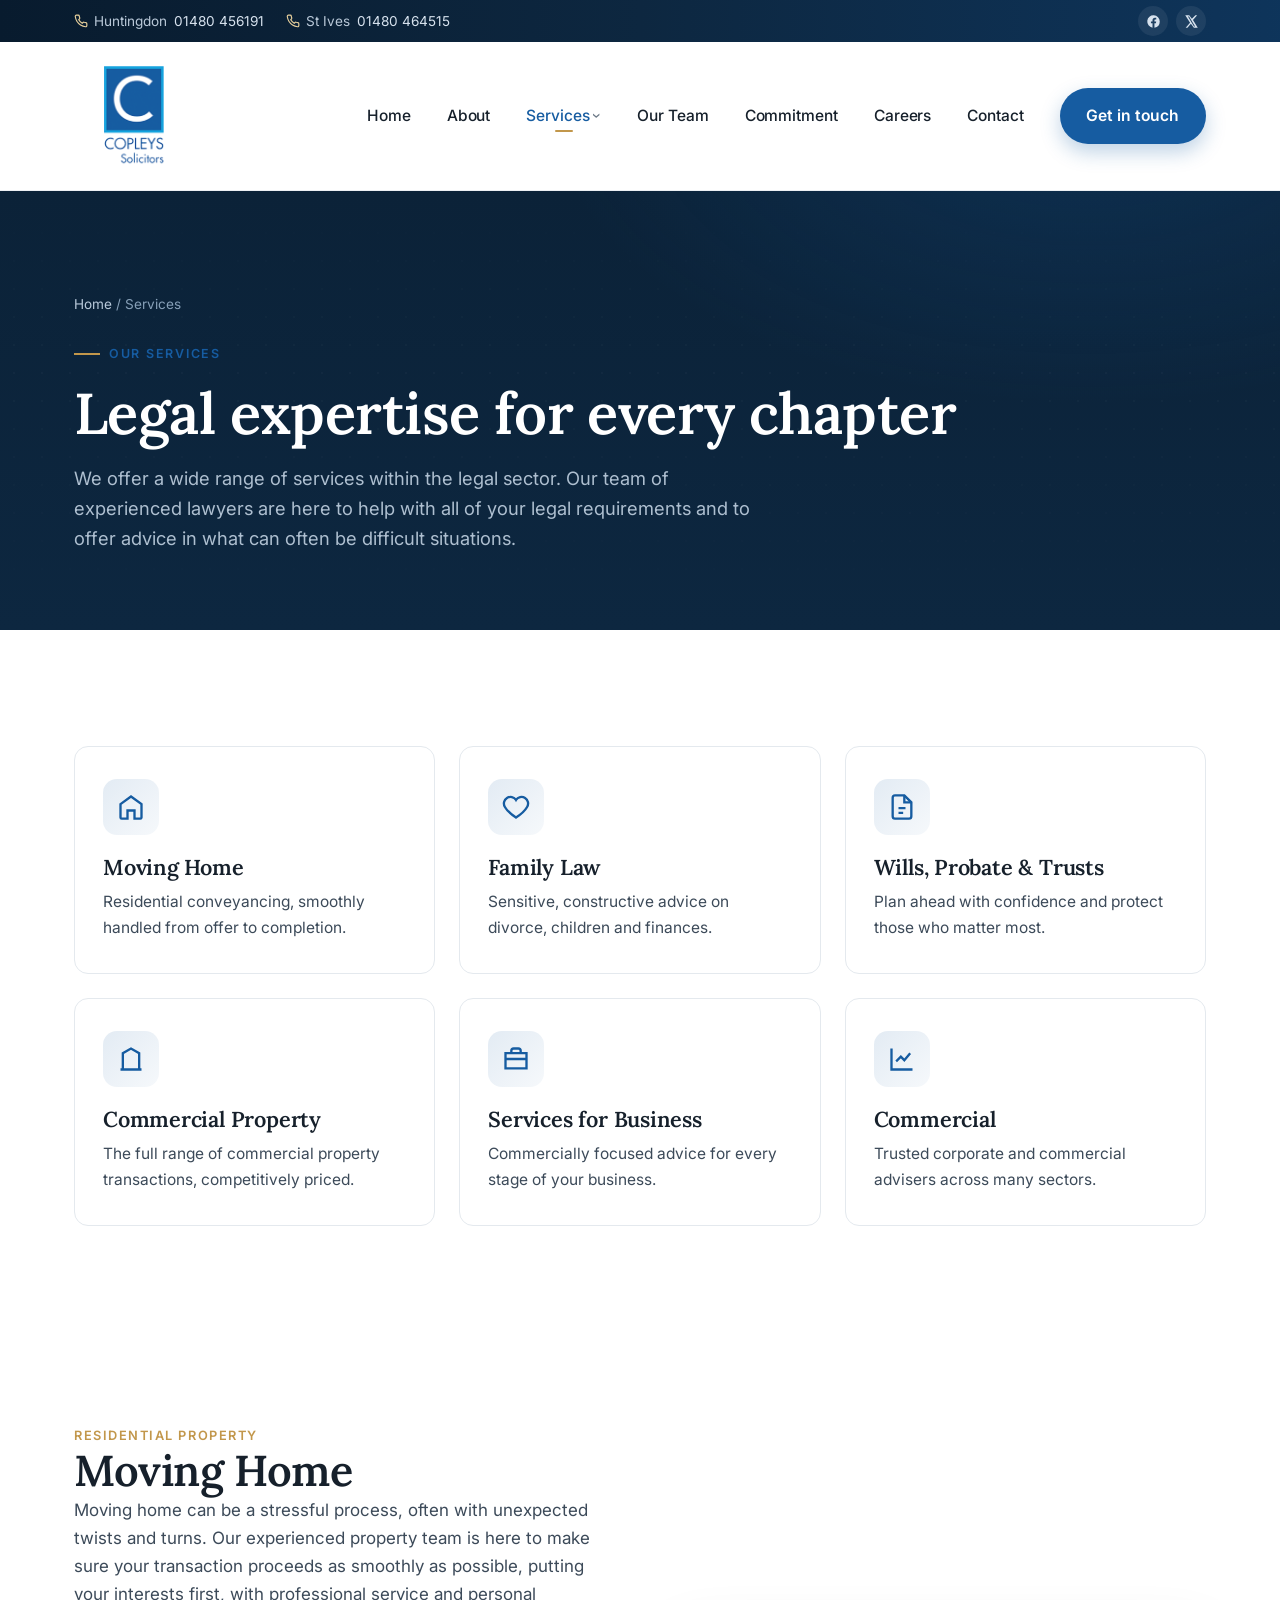
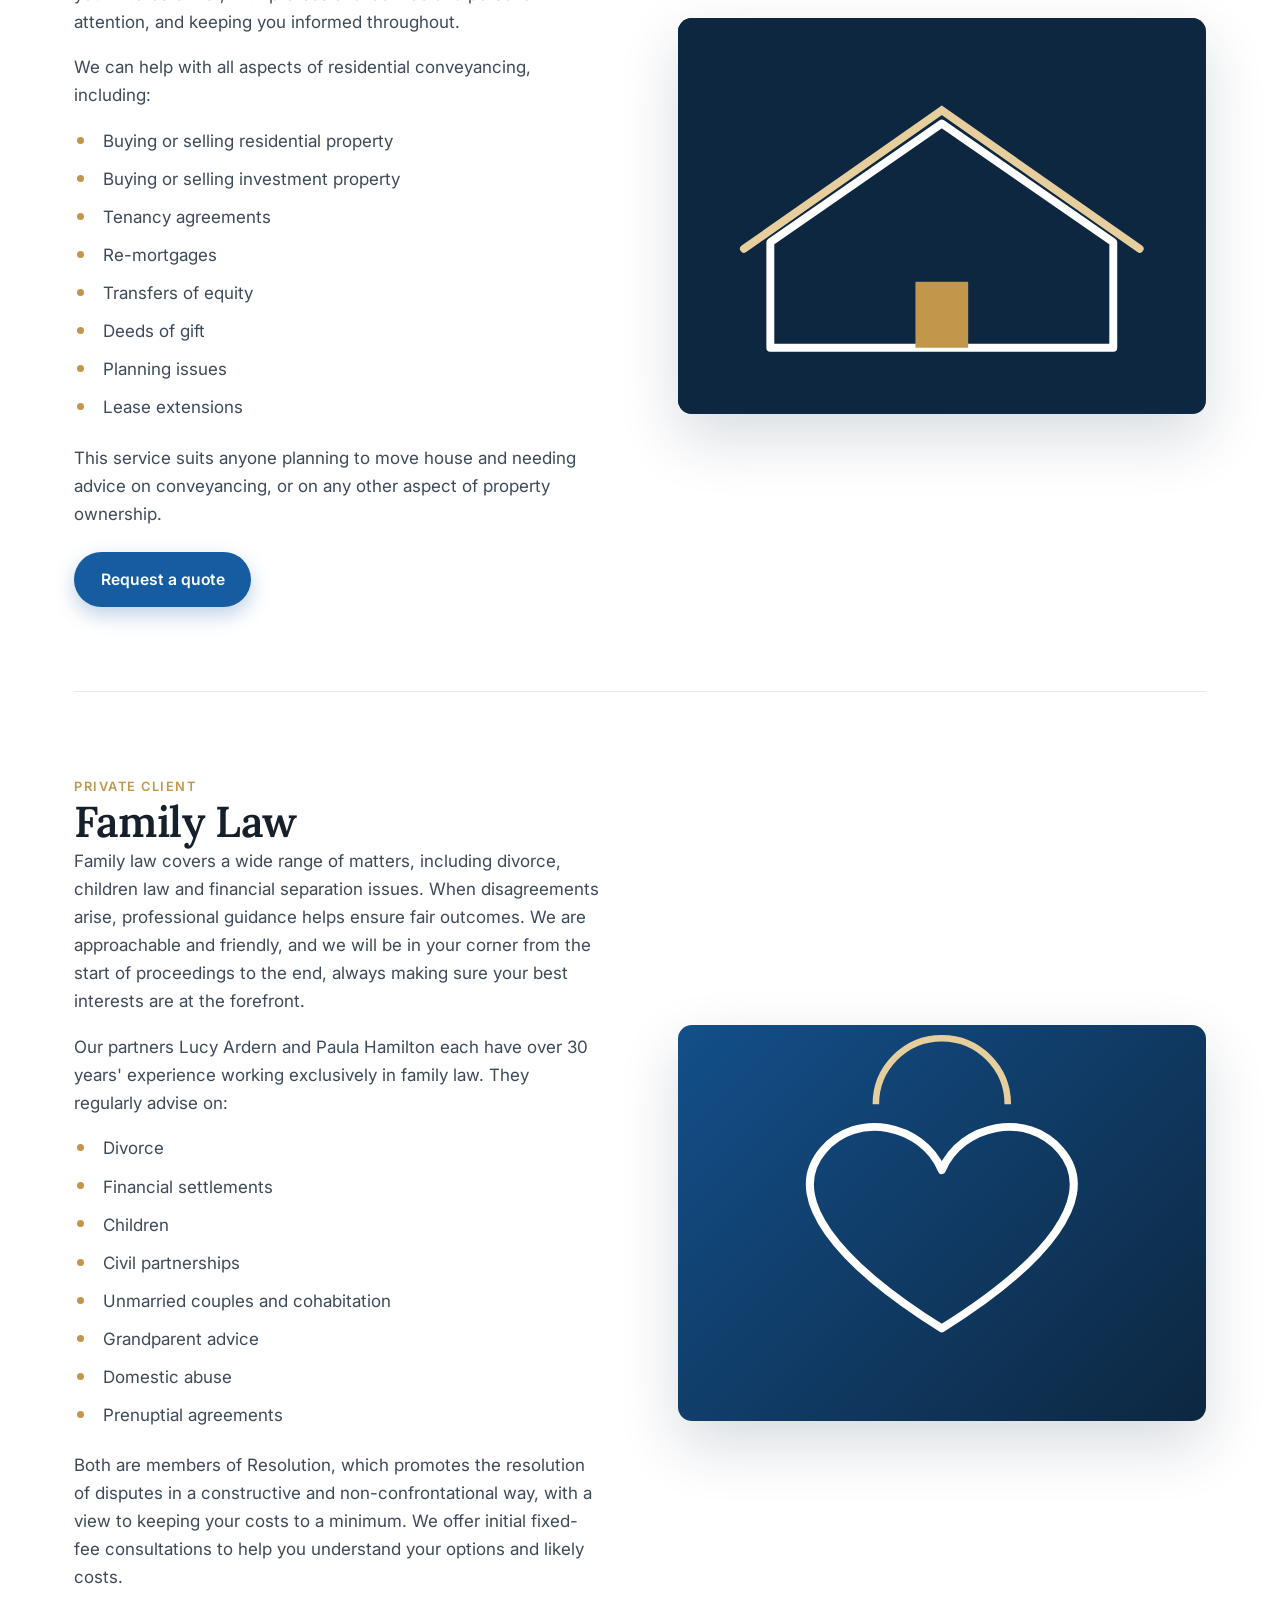
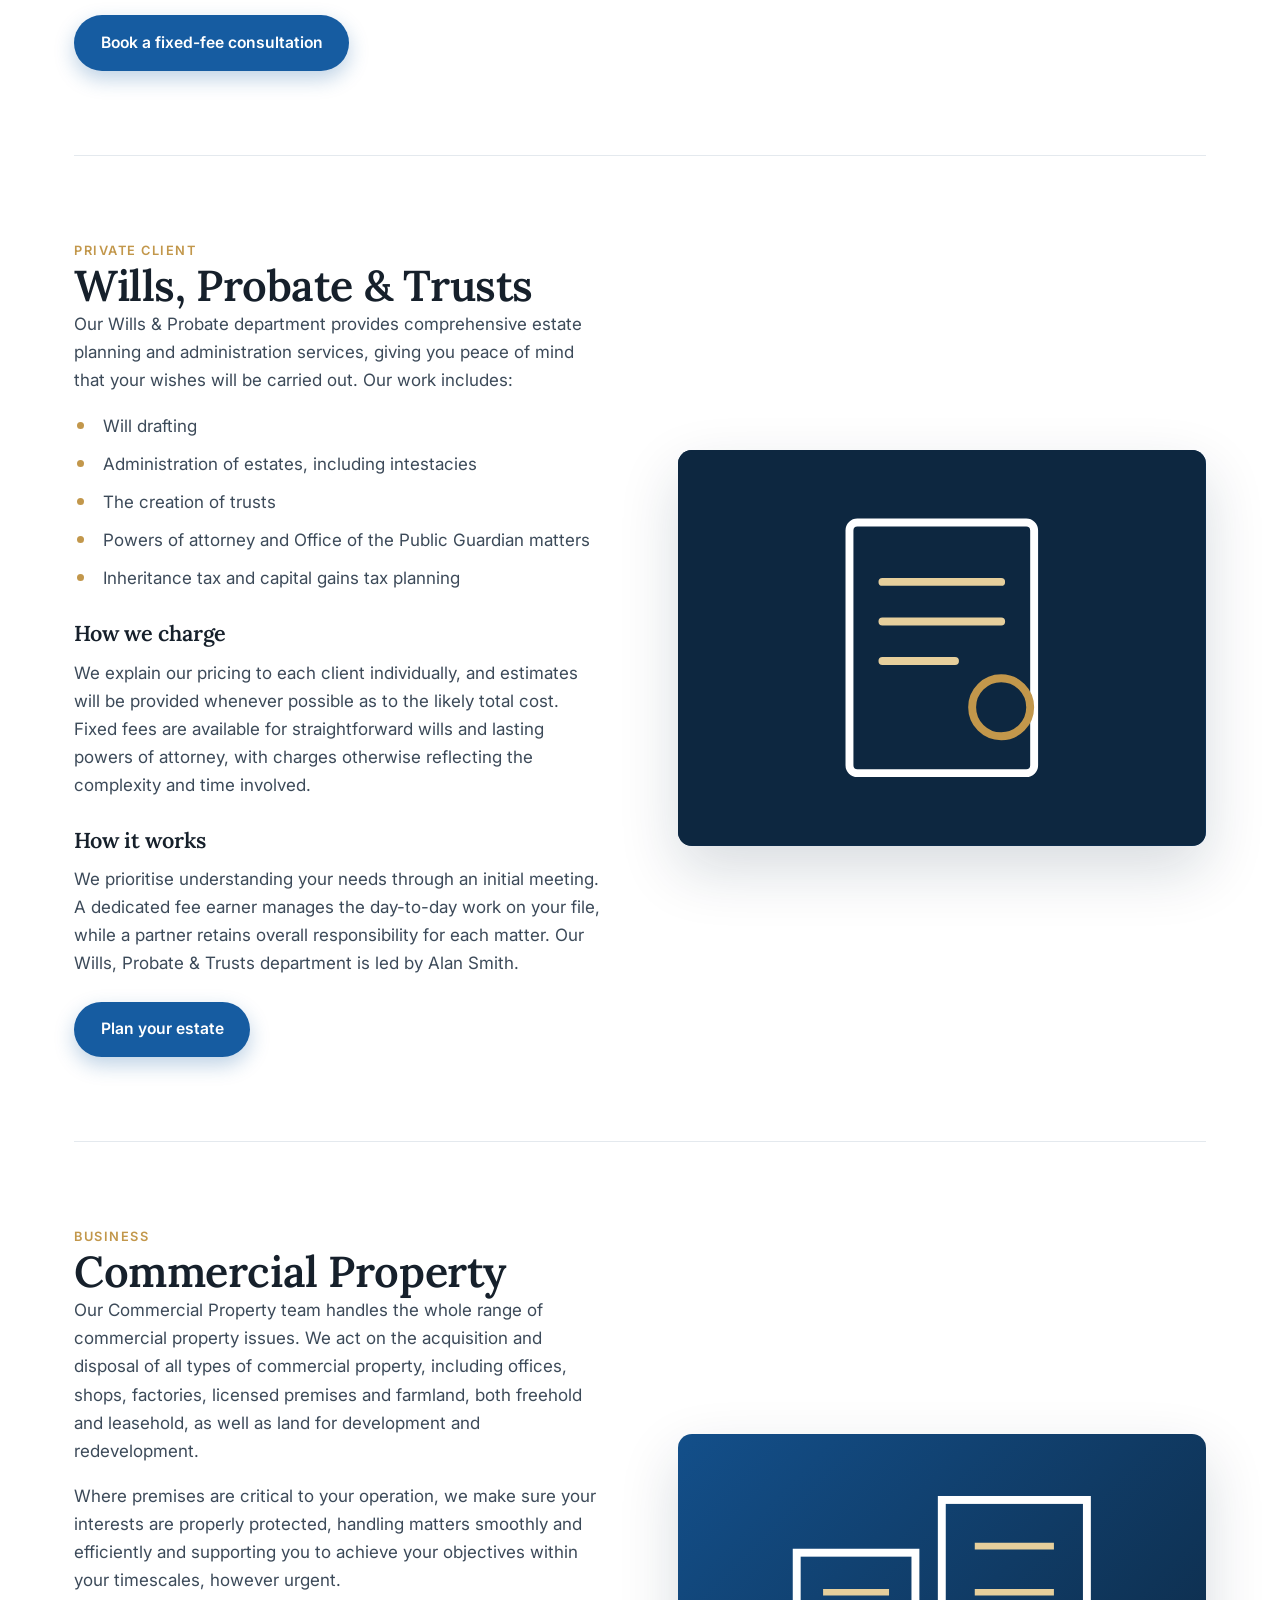
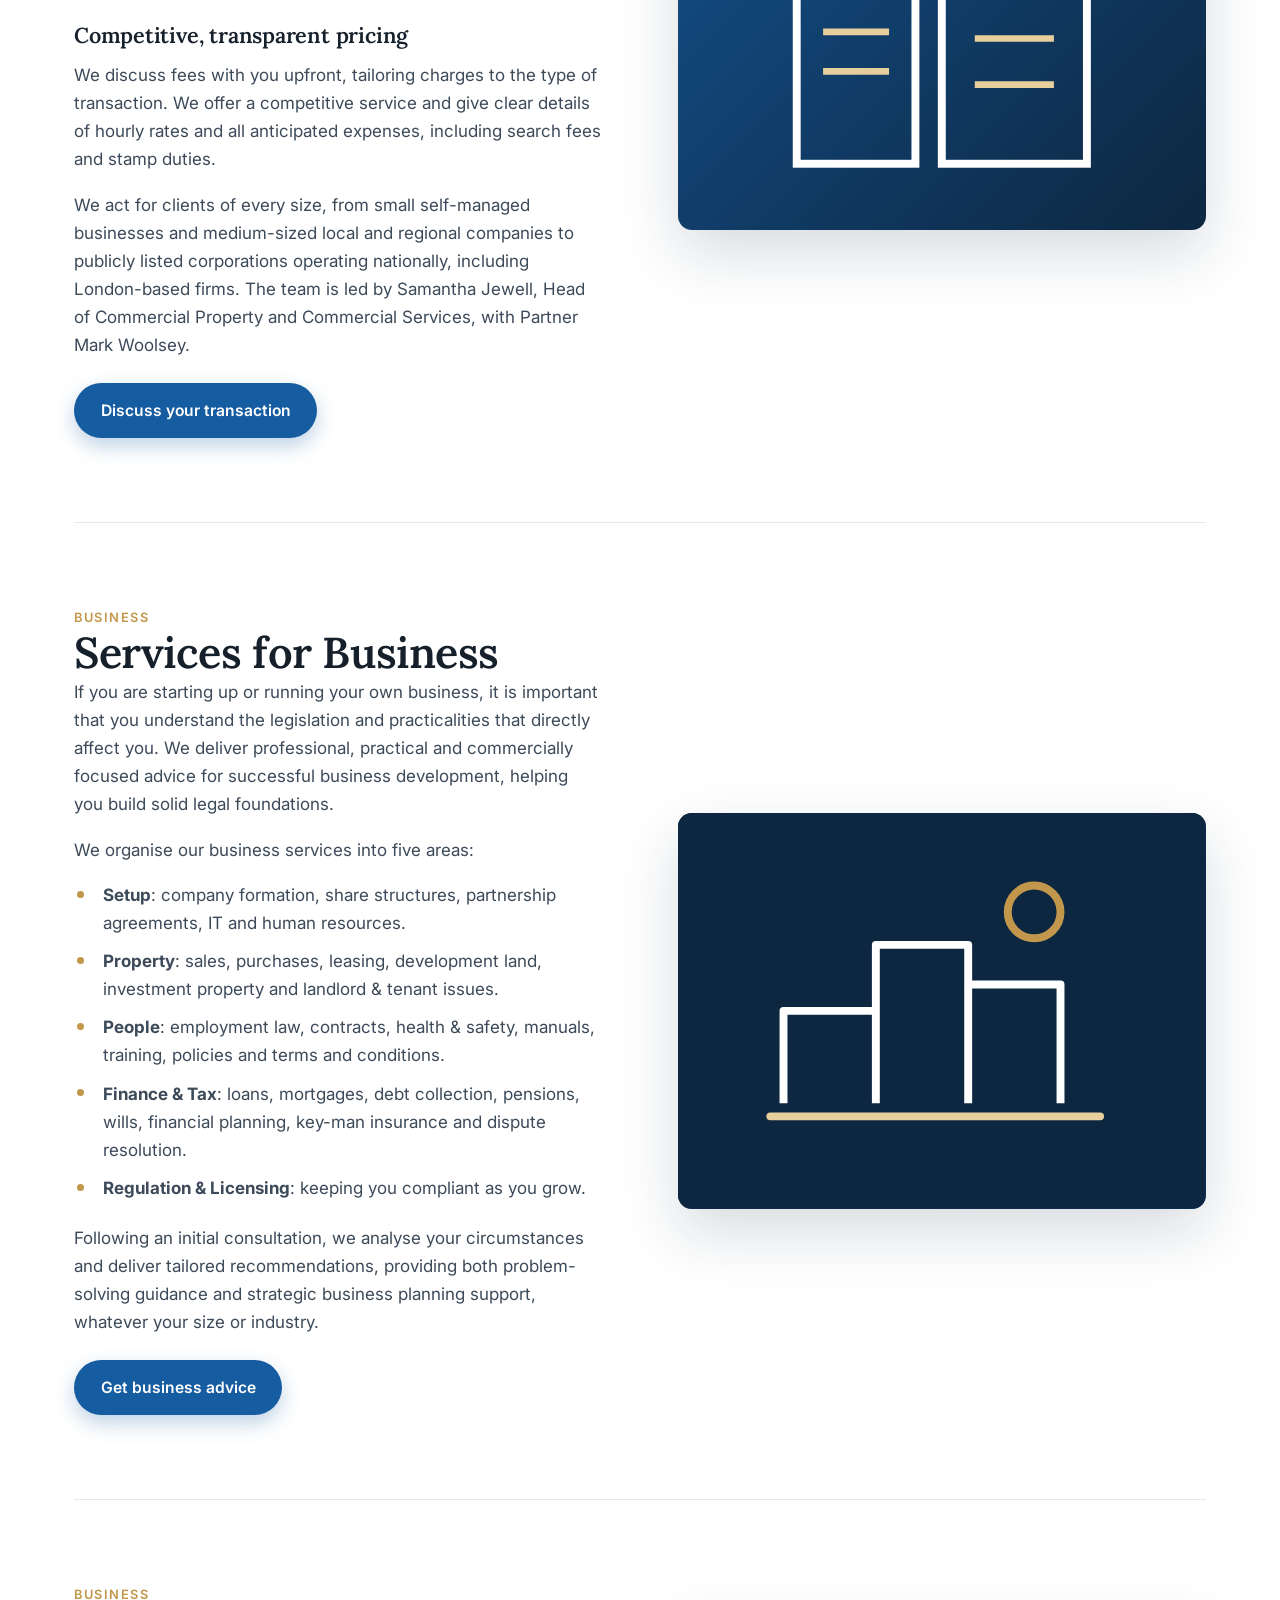
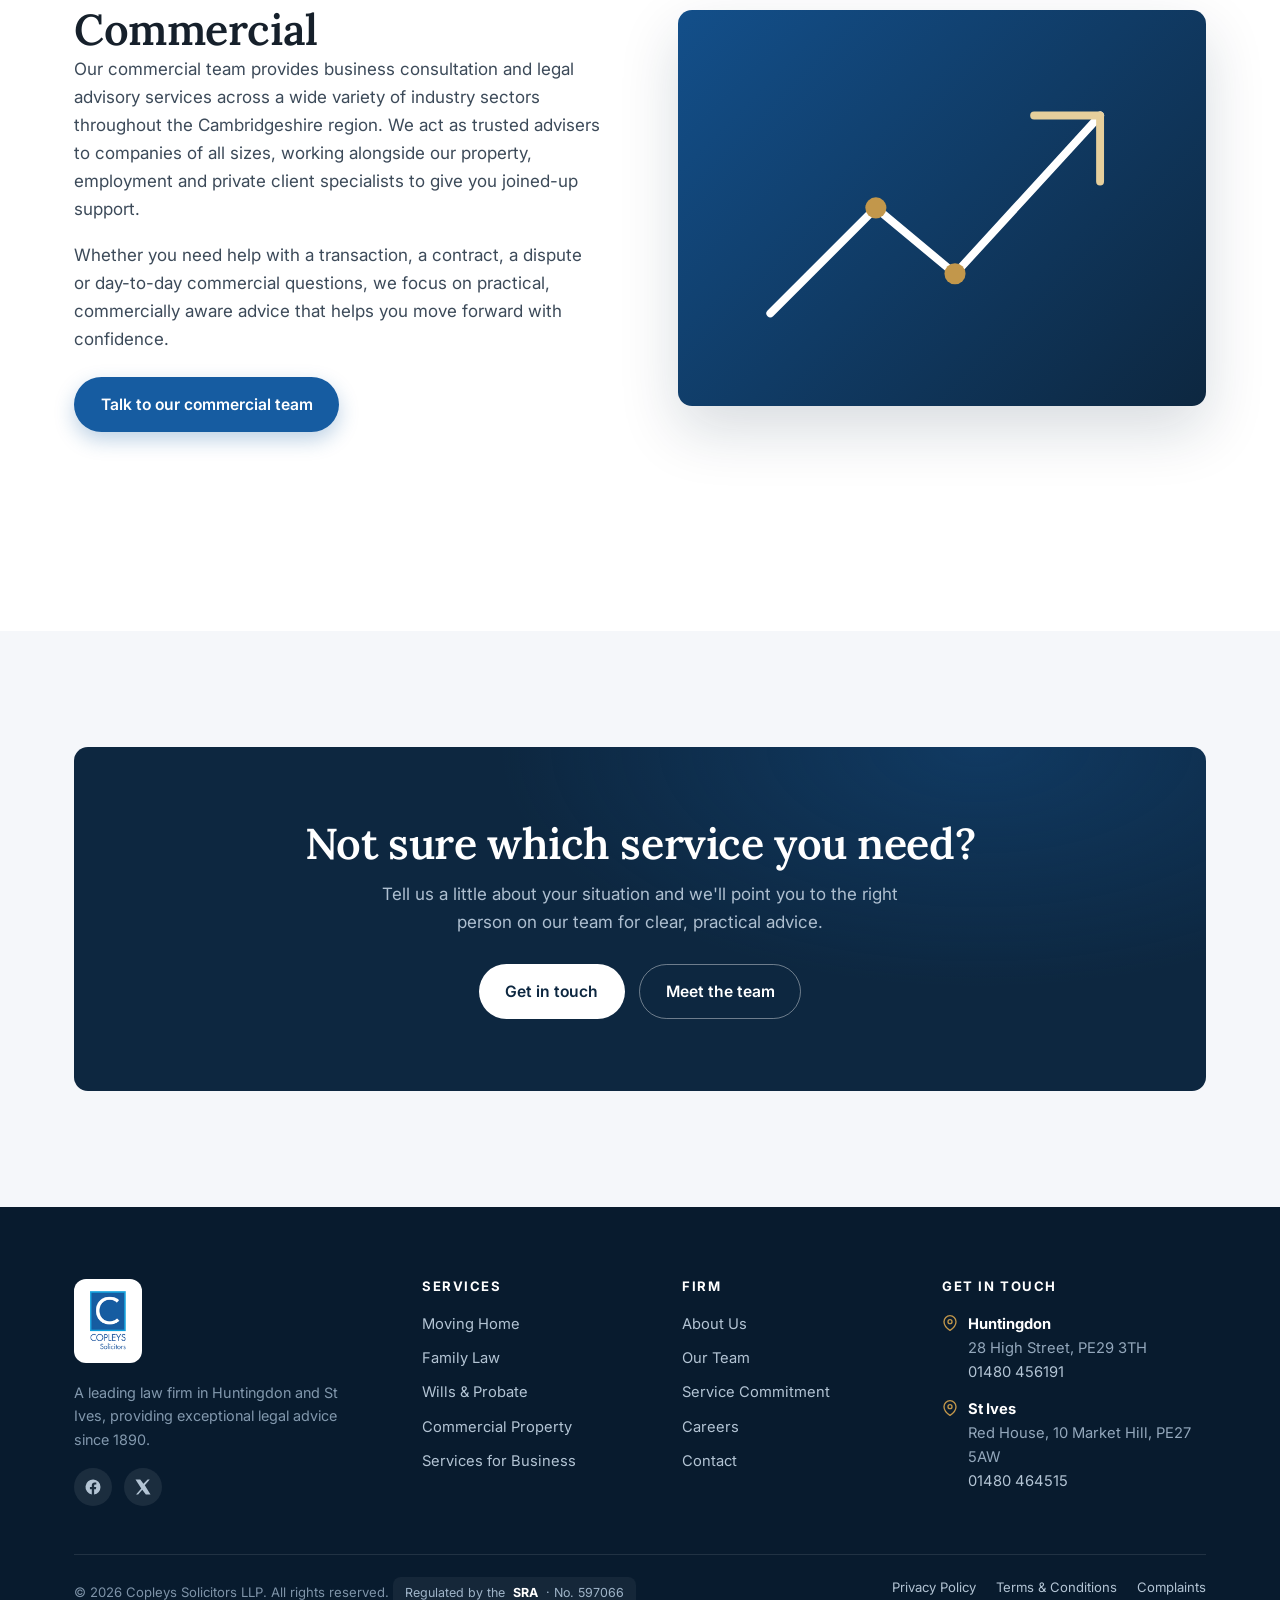
<file: services.html>
<!DOCTYPE html>
<html lang="en-GB">
<head>
<meta charset="UTF-8">
<meta name="viewport" content="width=device-width, initial-scale=1.0">
<title>Our Services | Copleys Solicitors, Huntingdon &amp; St Ives</title>
<meta name="description" content="Legal services from Copleys Solicitors: residential conveyancing, family law, wills &amp; probate, commercial property, services for business and commercial law in Cambridgeshire.">
<link rel="icon" href="assets/favicon.png" type="image/png">
<link rel="preconnect" href="https://fonts.googleapis.com">
<link rel="preconnect" href="https://fonts.gstatic.com" crossorigin>
<link href="https://fonts.googleapis.com/css2?family=Inter:wght@400;500;600;700&family=Lora:ital,wght@0,500;0,600;1,500&display=swap" rel="stylesheet">
<link rel="stylesheet" href="css/styles.css">
</head>
<body>

<div class="topbar">
  <div class="container">
    <div class="topbar__offices">
      <span><svg viewBox="0 0 24 24" fill="none" stroke="currentColor" stroke-width="2"><path d="M22 16.9v3a2 2 0 0 1-2.2 2 19.8 19.8 0 0 1-8.6-3 19.5 19.5 0 0 1-6-6 19.8 19.8 0 0 1-3-8.6A2 2 0 0 1 4.1 2h3a2 2 0 0 1 2 1.7c.1 1 .4 1.9.7 2.8a2 2 0 0 1-.5 2.1L8.1 9.9a16 16 0 0 0 6 6l1.3-1.3a2 2 0 0 1 2.1-.4c.9.3 1.8.6 2.8.7a2 2 0 0 1 1.7 2z"/></svg> Huntingdon <a href="tel:01480456191">01480 456191</a></span>
      <span><svg viewBox="0 0 24 24" fill="none" stroke="currentColor" stroke-width="2"><path d="M22 16.9v3a2 2 0 0 1-2.2 2 19.8 19.8 0 0 1-8.6-3 19.5 19.5 0 0 1-6-6 19.8 19.8 0 0 1-3-8.6A2 2 0 0 1 4.1 2h3a2 2 0 0 1 2 1.7c.1 1 .4 1.9.7 2.8a2 2 0 0 1-.5 2.1L8.1 9.9a16 16 0 0 0 6 6l1.3-1.3a2 2 0 0 1 2.1-.4c.9.3 1.8.6 2.8.7a2 2 0 0 1 1.7 2z"/></svg> St Ives <a href="tel:01480464515">01480 464515</a></span>
    </div>
    <div class="topbar__social">
      <a href="https://www.facebook.com/pages/Copleys-Solicitors/269666099890177" aria-label="Copleys on Facebook" target="_blank" rel="noopener"><svg viewBox="0 0 24 24" fill="currentColor"><path d="M22 12a10 10 0 1 0-11.6 9.9v-7H7.9V12h2.5V9.8c0-2.5 1.5-3.9 3.8-3.9 1.1 0 2.2.2 2.2.2v2.5h-1.3c-1.2 0-1.6.8-1.6 1.6V12h2.8l-.4 2.9h-2.4v7A10 10 0 0 0 22 12z"/></svg></a>
      <a href="https://twitter.com/CopleysLaw" aria-label="Copleys on X" target="_blank" rel="noopener"><svg viewBox="0 0 24 24" fill="currentColor"><path d="M18.2 2H21l-6.6 7.5L22 22h-6.2l-4.8-6.3L5.5 22H2.7l7-8L2 2h6.3l4.3 5.7L18.2 2zm-2.2 18h1.7L8.1 3.8H6.3L16 20z"/></svg></a>
    </div>
  </div>
</div>

<header class="site-header">
  <div class="container nav">
    <a href="index.html" class="brand" aria-label="Copleys Solicitors home"><img src="assets/logo.png" alt="Copleys Solicitors"></a>
    <button class="burger" aria-label="Toggle menu" aria-expanded="false"><span></span><span></span><span></span></button>
    <div class="nav-menu">
      <ul class="nav-links nav-left">
        <li><a href="index.html">Home</a></li>
        <li><a href="about.html">About</a></li>
        <li class="has-sub">
          <a href="services.html" aria-current="page">Services</a>
          <div class="submenu">
            <a href="services.html#conveyancing">Moving Home<span>Residential conveyancing</span></a>
            <a href="services.html#family">Family Law<span>Divorce, children &amp; finances</span></a>
            <a href="services.html#wills">Wills, Probate &amp; Trusts<span>Estate planning &amp; LPAs</span></a>
            <a href="services.html#commercial-property">Commercial Property<span>Acquisitions &amp; leases</span></a>
            <a href="services.html#business">Services for Business<span>Advice for every stage</span></a>
            <a href="services.html#commercial">Commercial<span>Corporate &amp; transactions</span></a>
          </div>
        </li>
      </ul>
      <ul class="nav-links nav-right">
        <li><a href="team.html">Our Team</a></li>
        <li><a href="commitment.html">Commitment</a></li>
        <li><a href="careers.html">Careers</a></li>
        <li><a href="contact.html">Contact</a></li>
      </ul>
      <a href="contact.html" class="btn btn--primary nav-btn">Get in touch</a>
    </div>
  </div>
</header>

<main>
<section class="page-hero">
  <div class="container">
    <div class="breadcrumb"><a href="index.html">Home</a> / Services</div>
    <span class="eyebrow">Our Services</span>
    <h1>Legal expertise for every chapter</h1>
    <p>We offer a wide range of services within the legal sector. Our team of experienced lawyers are here to help with all of your legal requirements and to offer advice in what can often be difficult situations.</p>
  </div>
</section>

<!-- Quick nav -->
<section class="section" style="padding-bottom:0">
  <div class="container">
    <div class="grid grid-3">
      <a class="svc-card reveal" href="#conveyancing">
        <div class="ico"><svg viewBox="0 0 24 24" fill="none" stroke="currentColor" stroke-width="2"><path d="M3 9.5 12 3l9 6.5V21a1 1 0 0 1-1 1h-5v-7H9v7H4a1 1 0 0 1-1-1z"/></svg></div>
        <h3>Moving Home</h3><p>Residential conveyancing, smoothly handled from offer to completion.</p>
      </a>
      <a class="svc-card reveal" href="#family">
        <div class="ico"><svg viewBox="0 0 24 24" fill="none" stroke="currentColor" stroke-width="2"><path d="M12 21s-7-4.5-9.5-9A5 5 0 0 1 12 6a5 5 0 0 1 9.5 6c-2.5 4.5-9.5 9-9.5 9z"/></svg></div>
        <h3>Family Law</h3><p>Sensitive, constructive advice on divorce, children and finances.</p>
      </a>
      <a class="svc-card reveal" href="#wills">
        <div class="ico"><svg viewBox="0 0 24 24" fill="none" stroke="currentColor" stroke-width="2"><path d="M14 2H6a2 2 0 0 0-2 2v16a2 2 0 0 0 2 2h12a2 2 0 0 0 2-2V8z"/><path d="M14 2v6h6M9 13h6M9 17h4"/></svg></div>
        <h3>Wills, Probate &amp; Trusts</h3><p>Plan ahead with confidence and protect those who matter most.</p>
      </a>
      <a class="svc-card reveal" href="#commercial-property">
        <div class="ico"><svg viewBox="0 0 24 24" fill="none" stroke="currentColor" stroke-width="2"><path d="M3 21h18M5 21V7l7-4 7 4v14M9 9h.01M9 13h.01M9 17h.01M15 9h.01M15 13h.01M15 17h.01"/></svg></div>
        <h3>Commercial Property</h3><p>The full range of commercial property transactions, competitively priced.</p>
      </a>
      <a class="svc-card reveal" href="#business">
        <div class="ico"><svg viewBox="0 0 24 24" fill="none" stroke="currentColor" stroke-width="2"><path d="M3 7h18v13H3zM8 7V5a2 2 0 0 1 2-2h4a2 2 0 0 1 2 2v2M3 12h18"/></svg></div>
        <h3>Services for Business</h3><p>Commercially focused advice for every stage of your business.</p>
      </a>
      <a class="svc-card reveal" href="#commercial">
        <div class="ico"><svg viewBox="0 0 24 24" fill="none" stroke="currentColor" stroke-width="2"><path d="M3 3v18h18M7 14l4-4 3 3 5-6"/></svg></div>
        <h3>Commercial</h3><p>Trusted corporate and commercial advisers across many sectors.</p>
      </a>
    </div>
  </div>
</section>

<!-- ===== Detailed practice areas ===== -->
<section class="section">
  <div class="container">

    <!-- Conveyancing -->
    <div class="practice" id="conveyancing">
      <div class="split">
        <div class="reveal">
          <div class="tag">Residential Property</div>
          <h2>Moving Home</h2>
          <div class="prose">
            <p>Moving home can be a stressful process, often with unexpected twists and turns. Our experienced property team is here to make sure your transaction proceeds as smoothly as possible, putting your interests first, with professional service and personal attention, and keeping you informed throughout.</p>
            <p>We can help with all aspects of residential conveyancing, including:</p>
            <ul class="bullets">
              <li>Buying or selling residential property</li>
              <li>Buying or selling investment property</li>
              <li>Tenancy agreements</li>
              <li>Re-mortgages</li>
              <li>Transfers of equity</li>
              <li>Deeds of gift</li>
              <li>Planning issues</li>
              <li>Lease extensions</li>
            </ul>
            <p>This service suits anyone planning to move house and needing advice on conveyancing, or on any other aspect of property ownership.</p>
          </div>
          <div class="btn-row" style="margin-top:24px"><a href="contact.html" class="btn btn--primary">Request a quote</a></div>
        </div>
        <div class="split__media reveal"><div class="feature-media"><svg viewBox="0 0 400 300" preserveAspectRatio="xMidYMid slice"><rect width="400" height="300" fill="#0d2740"/><path d="M70 170 200 80 330 170 V250 H70 Z" fill="none" stroke="#fff" stroke-width="6" stroke-linejoin="round"/><rect x="180" y="200" width="40" height="50" fill="#c2974b"/><path d="M50 175 200 70 350 175" fill="none" stroke="#e6cf9c" stroke-width="6" stroke-linecap="round"/></svg></div></div>
      </div>
    </div>

    <!-- Family -->
    <div class="practice" id="family">
      <div class="split split--reverse">
        <div class="reveal">
          <div class="tag">Private Client</div>
          <h2>Family Law</h2>
          <div class="prose">
            <p>Family law covers a wide range of matters, including divorce, children law and financial separation issues. When disagreements arise, professional guidance helps ensure fair outcomes. We are approachable and friendly, and we will be in your corner from the start of proceedings to the end, always making sure your best interests are at the forefront.</p>
            <p>Our partners Lucy Ardern and Paula Hamilton each have over 30 years' experience working exclusively in family law. They regularly advise on:</p>
            <ul class="bullets">
              <li>Divorce</li>
              <li>Financial settlements</li>
              <li>Children</li>
              <li>Civil partnerships</li>
              <li>Unmarried couples and cohabitation</li>
              <li>Grandparent advice</li>
              <li>Domestic abuse</li>
              <li>Prenuptial agreements</li>
            </ul>
            <p>Both are members of Resolution, which promotes the resolution of disputes in a constructive and non-confrontational way, with a view to keeping your costs to a minimum. We offer initial fixed-fee consultations to help you understand your options and likely costs.</p>
          </div>
          <div class="btn-row" style="margin-top:24px"><a href="contact.html" class="btn btn--primary">Book a fixed-fee consultation</a></div>
        </div>
        <div class="split__media reveal"><div class="feature-media" style="background:linear-gradient(135deg,#134f8a,#0d2740)"><svg viewBox="0 0 400 300" preserveAspectRatio="xMidYMid slice"><rect width="400" height="300" fill="none"/><path d="M200 230 C120 180 80 130 110 95 C135 65 185 75 200 110 C215 75 265 65 290 95 C320 130 280 180 200 230 Z" fill="none" stroke="#fff" stroke-width="6" stroke-linejoin="round"/><path d="M150 60 a30 30 0 1 1 100 0" fill="none" stroke="#e6cf9c" stroke-width="5"/></svg></div></div>
      </div>
    </div>

    <!-- Wills -->
    <div class="practice" id="wills">
      <div class="split">
        <div class="reveal">
          <div class="tag">Private Client</div>
          <h2>Wills, Probate &amp; Trusts</h2>
          <div class="prose">
            <p>Our Wills &amp; Probate department provides comprehensive estate planning and administration services, giving you peace of mind that your wishes will be carried out. Our work includes:</p>
            <ul class="bullets">
              <li>Will drafting</li>
              <li>Administration of estates, including intestacies</li>
              <li>The creation of trusts</li>
              <li>Powers of attorney and Office of the Public Guardian matters</li>
              <li>Inheritance tax and capital gains tax planning</li>
            </ul>
            <h3>How we charge</h3>
            <p>We explain our pricing to each client individually, and estimates will be provided whenever possible as to the likely total cost. Fixed fees are available for straightforward wills and lasting powers of attorney, with charges otherwise reflecting the complexity and time involved.</p>
            <h3>How it works</h3>
            <p>We prioritise understanding your needs through an initial meeting. A dedicated fee earner manages the day-to-day work on your file, while a partner retains overall responsibility for each matter. Our Wills, Probate &amp; Trusts department is led by Alan Smith.</p>
          </div>
          <div class="btn-row" style="margin-top:24px"><a href="contact.html" class="btn btn--primary">Plan your estate</a></div>
        </div>
        <div class="split__media reveal"><div class="feature-media"><svg viewBox="0 0 400 300" preserveAspectRatio="xMidYMid slice"><rect width="400" height="300" fill="#0d2740"/><rect x="130" y="55" width="140" height="190" rx="6" fill="none" stroke="#fff" stroke-width="6"/><path d="M155 100 H245 M155 130 H245 M155 160 H210" stroke="#e6cf9c" stroke-width="6" stroke-linecap="round"/><circle cx="245" cy="195" r="22" fill="none" stroke="#c2974b" stroke-width="6"/></svg></div></div>
      </div>
    </div>

    <!-- Commercial property -->
    <div class="practice" id="commercial-property">
      <div class="split split--reverse">
        <div class="reveal">
          <div class="tag">Business</div>
          <h2>Commercial Property</h2>
          <div class="prose">
            <p>Our Commercial Property team handles the whole range of commercial property issues. We act on the acquisition and disposal of all types of commercial property, including offices, shops, factories, licensed premises and farmland, both freehold and leasehold, as well as land for development and redevelopment.</p>
            <p>Where premises are critical to your operation, we make sure your interests are properly protected, handling matters smoothly and efficiently and supporting you to achieve your objectives within your timescales, however urgent.</p>
            <h3>Competitive, transparent pricing</h3>
            <p>We discuss fees with you upfront, tailoring charges to the type of transaction. We offer a competitive service and give clear details of hourly rates and all anticipated expenses, including search fees and stamp duties.</p>
            <p>We act for clients of every size, from small self-managed businesses and medium-sized local and regional companies to publicly listed corporations operating nationally, including London-based firms. The team is led by Samantha Jewell, Head of Commercial Property and Commercial Services, with Partner Mark Woolsey.</p>
          </div>
          <div class="btn-row" style="margin-top:24px"><a href="contact.html" class="btn btn--primary">Discuss your transaction</a></div>
        </div>
        <div class="split__media reveal"><div class="feature-media" style="background:linear-gradient(135deg,#134f8a,#0d2740)"><svg viewBox="0 0 400 300" preserveAspectRatio="xMidYMid slice"><rect width="400" height="300" fill="none"/><rect x="90" y="90" width="90" height="160" fill="none" stroke="#fff" stroke-width="6"/><rect x="200" y="50" width="110" height="200" fill="none" stroke="#fff" stroke-width="6"/><path d="M110 120 H160 M110 150 H160 M110 180 H160 M225 85 H285 M225 120 H285 M225 155 H285 M225 190 H285" stroke="#e6cf9c" stroke-width="5"/></svg></div></div>
      </div>
    </div>

    <!-- Business -->
    <div class="practice" id="business">
      <div class="split">
        <div class="reveal">
          <div class="tag">Business</div>
          <h2>Services for Business</h2>
          <div class="prose">
            <p>If you are starting up or running your own business, it is important that you understand the legislation and practicalities that directly affect you. We deliver professional, practical and commercially focused advice for successful business development, helping you build solid legal foundations.</p>
            <p>We organise our business services into five areas:</p>
            <ul class="bullets">
              <li><strong>Setup</strong>: company formation, share structures, partnership agreements, IT and human resources.</li>
              <li><strong>Property</strong>: sales, purchases, leasing, development land, investment property and landlord &amp; tenant issues.</li>
              <li><strong>People</strong>: employment law, contracts, health &amp; safety, manuals, training, policies and terms and conditions.</li>
              <li><strong>Finance &amp; Tax</strong>: loans, mortgages, debt collection, pensions, wills, financial planning, key-man insurance and dispute resolution.</li>
              <li><strong>Regulation &amp; Licensing</strong>: keeping you compliant as you grow.</li>
            </ul>
            <p>Following an initial consultation, we analyse your circumstances and deliver tailored recommendations, providing both problem-solving guidance and strategic business planning support, whatever your size or industry.</p>
          </div>
          <div class="btn-row" style="margin-top:24px"><a href="contact.html" class="btn btn--primary">Get business advice</a></div>
        </div>
        <div class="split__media reveal"><div class="feature-media"><svg viewBox="0 0 400 300" preserveAspectRatio="xMidYMid slice"><rect width="400" height="300" fill="#0d2740"/><path d="M80 220 L80 150 L150 150 L150 220 M150 220 L150 100 L220 100 L220 220 M220 220 L220 130 L290 130 L290 220" fill="none" stroke="#fff" stroke-width="6" stroke-linejoin="round"/><path d="M70 230 H320" stroke="#e6cf9c" stroke-width="6" stroke-linecap="round"/><circle cx="270" cy="75" r="20" fill="none" stroke="#c2974b" stroke-width="6"/></svg></div></div>
      </div>
    </div>

    <!-- Commercial -->
    <div class="practice" id="commercial">
      <div class="split split--reverse">
        <div class="reveal">
          <div class="tag">Business</div>
          <h2>Commercial</h2>
          <div class="prose">
            <p>Our commercial team provides business consultation and legal advisory services across a wide variety of industry sectors throughout the Cambridgeshire region. We act as trusted advisers to companies of all sizes, working alongside our property, employment and private client specialists to give you joined-up support.</p>
            <p>Whether you need help with a transaction, a contract, a dispute or day-to-day commercial questions, we focus on practical, commercially aware advice that helps you move forward with confidence.</p>
          </div>
          <div class="btn-row" style="margin-top:24px"><a href="contact.html" class="btn btn--primary">Talk to our commercial team</a></div>
        </div>
        <div class="split__media reveal"><div class="feature-media" style="background:linear-gradient(135deg,#134f8a,#0d2740)"><svg viewBox="0 0 400 300" preserveAspectRatio="xMidYMid slice"><rect width="400" height="300" fill="none"/><path d="M70 230 L150 150 L210 200 L320 80" fill="none" stroke="#fff" stroke-width="6" stroke-linecap="round" stroke-linejoin="round"/><path d="M270 80 H320 V130" fill="none" stroke="#e6cf9c" stroke-width="6" stroke-linecap="round" stroke-linejoin="round"/><circle cx="150" cy="150" r="8" fill="#c2974b"/><circle cx="210" cy="200" r="8" fill="#c2974b"/></svg></div></div>
      </div>
    </div>

  </div>
</section>

<section class="section section--soft">
  <div class="container">
    <div class="cta reveal">
      <h2>Not sure which service you need?</h2>
      <p>Tell us a little about your situation and we'll point you to the right person on our team for clear, practical advice.</p>
      <div class="btn-row"><a href="contact.html" class="btn btn--light">Get in touch</a><a href="team.html" class="btn btn--outline-light">Meet the team</a></div>
    </div>
  </div>
</section>
</main>

<footer class="site-footer">
  <div class="container">
    <div class="footer-grid">
      <div class="footer-brand">
        <img src="assets/logo.png" alt="Copleys Solicitors">
        <p>A leading law firm in Huntingdon and St Ives, providing exceptional legal advice since 1890.</p>
        <div class="footer-social">
          <a href="https://www.facebook.com/pages/Copleys-Solicitors/269666099890177" aria-label="Facebook" target="_blank" rel="noopener"><svg viewBox="0 0 24 24" fill="currentColor"><path d="M22 12a10 10 0 1 0-11.6 9.9v-7H7.9V12h2.5V9.8c0-2.5 1.5-3.9 3.8-3.9 1.1 0 2.2.2 2.2.2v2.5h-1.3c-1.2 0-1.6.8-1.6 1.6V12h2.8l-.4 2.9h-2.4v7A10 10 0 0 0 22 12z"/></svg></a>
          <a href="https://twitter.com/CopleysLaw" aria-label="X" target="_blank" rel="noopener"><svg viewBox="0 0 24 24" fill="currentColor"><path d="M18.2 2H21l-6.6 7.5L22 22h-6.2l-4.8-6.3L5.5 22H2.7l7-8L2 2h6.3l4.3 5.7L18.2 2z"/></svg></a>
        </div>
      </div>
      <div><h4>Services</h4><ul class="footer-links"><li><a href="services.html#conveyancing">Moving Home</a></li><li><a href="services.html#family">Family Law</a></li><li><a href="services.html#wills">Wills &amp; Probate</a></li><li><a href="services.html#commercial-property">Commercial Property</a></li><li><a href="services.html#business">Services for Business</a></li></ul></div>
      <div><h4>Firm</h4><ul class="footer-links"><li><a href="about.html">About Us</a></li><li><a href="team.html">Our Team</a></li><li><a href="commitment.html">Service Commitment</a></li><li><a href="careers.html">Careers</a></li><li><a href="contact.html">Contact</a></li></ul></div>
      <div><h4>Get in touch</h4><ul class="footer-contact">
        <li><svg viewBox="0 0 24 24" fill="none" stroke="currentColor" stroke-width="2"><path d="M21 10c0 7-9 13-9 13s-9-6-9-13a9 9 0 0 1 18 0z"/><circle cx="12" cy="10" r="3"/></svg><span><strong style="color:#fff">Huntingdon</strong><br>28 High Street, PE29 3TH<br><a href="tel:01480456191">01480 456191</a></span></li>
        <li><svg viewBox="0 0 24 24" fill="none" stroke="currentColor" stroke-width="2"><path d="M21 10c0 7-9 13-9 13s-9-6-9-13a9 9 0 0 1 18 0z"/><circle cx="12" cy="10" r="3"/></svg><span><strong style="color:#fff">St Ives</strong><br>Red House, 10 Market Hill, PE27 5AW<br><a href="tel:01480464515">01480 464515</a></span></li>
      </ul></div>
    </div>
    <div class="footer-bottom">
      <div>© <span id="year">2026</span> Copleys Solicitors LLP. All rights reserved. <span class="sra-badge">Regulated by the <strong>SRA</strong> · No. 597066</span></div>
      <div class="legal-links"><a href="privacy.html">Privacy Policy</a><a href="terms.html">Terms &amp; Conditions</a><a href="commitment.html#complaints">Complaints</a></div>
    </div>
  </div>
</footer>
<script src="js/main.js"></script>
</body>
</html>
</file>
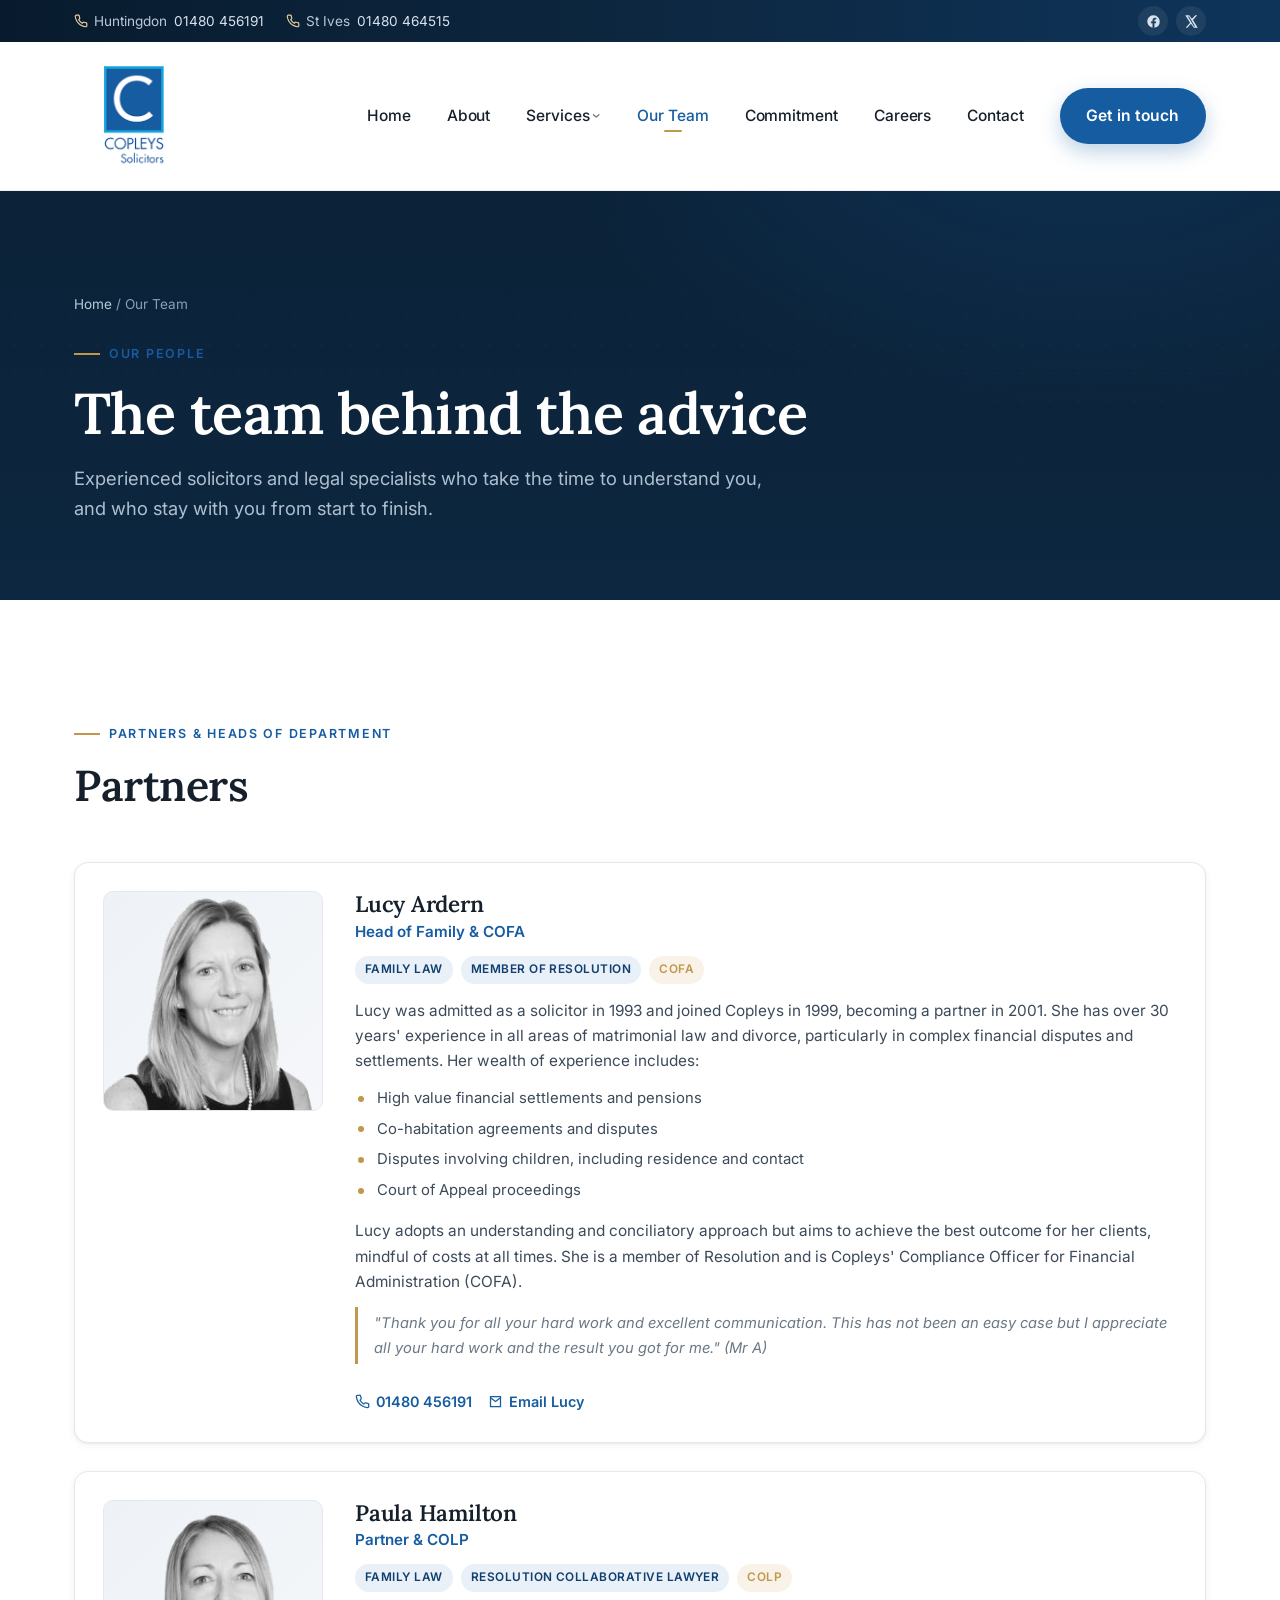
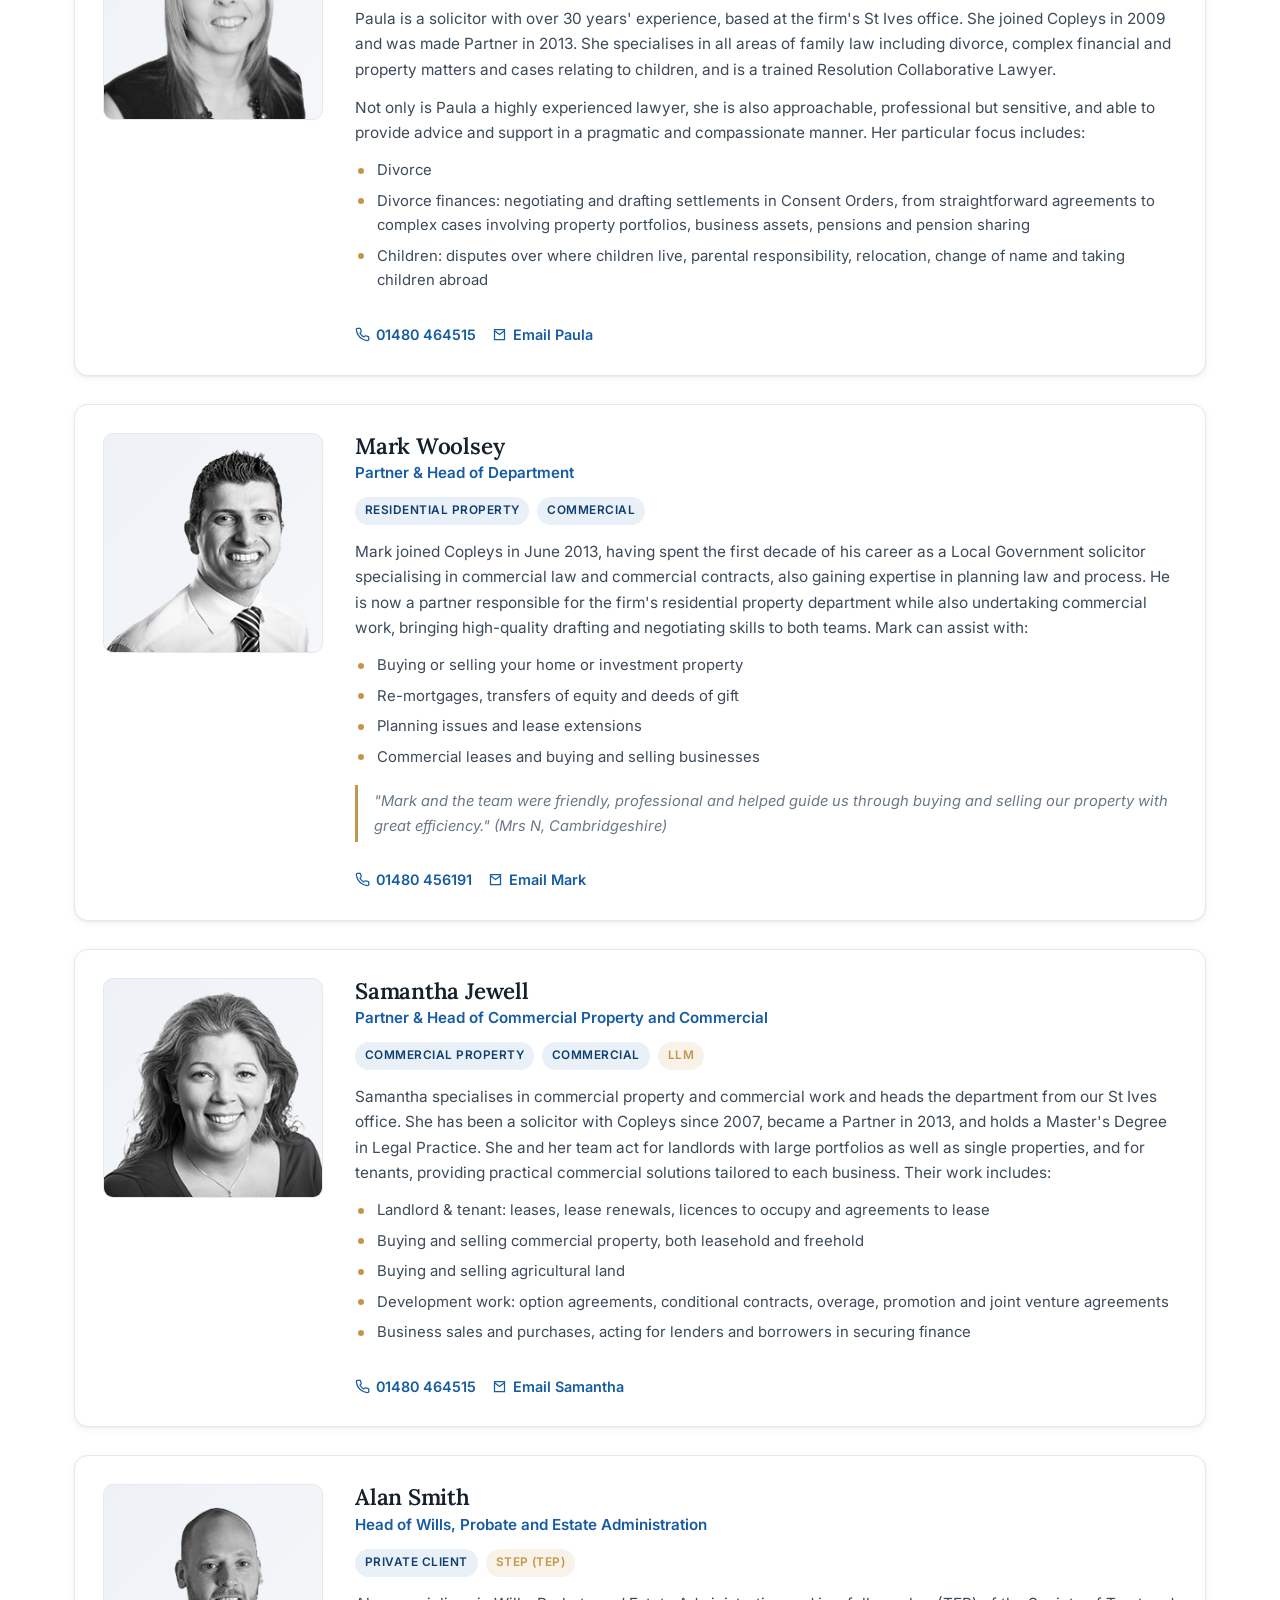
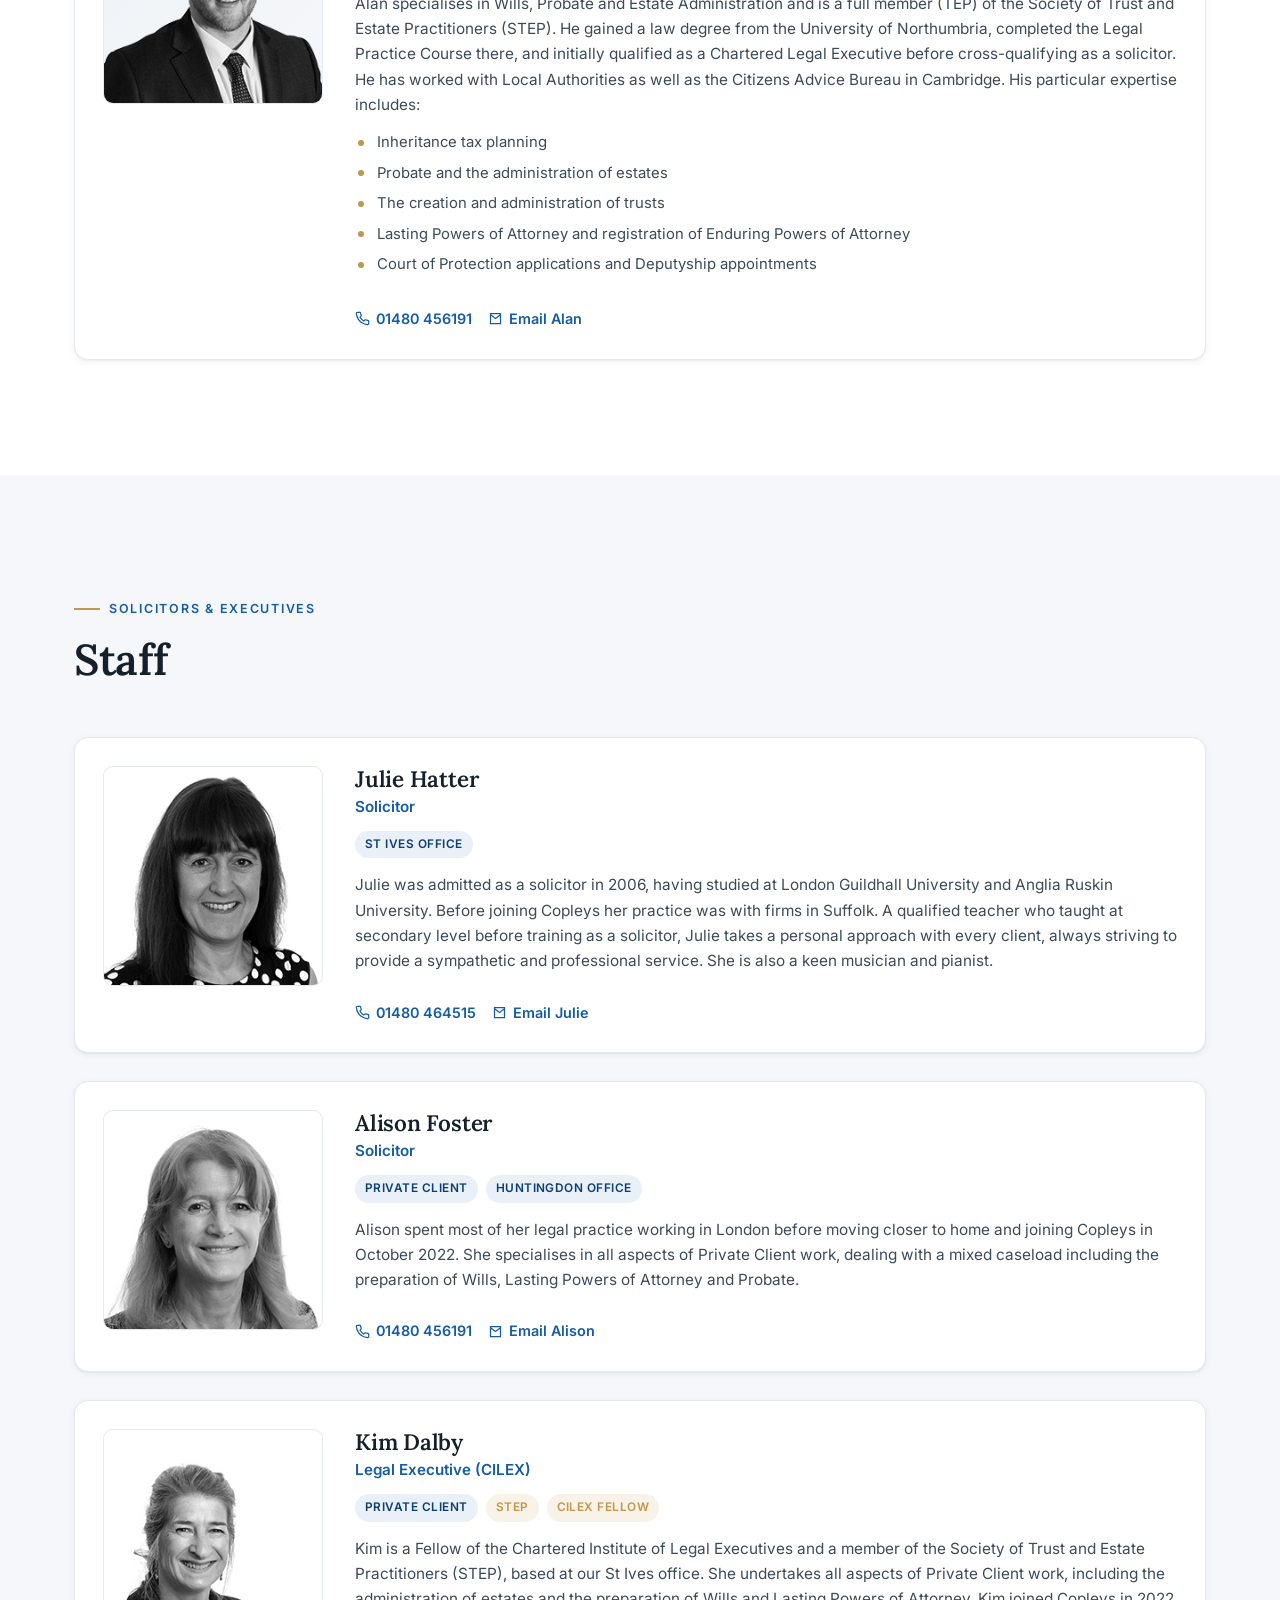
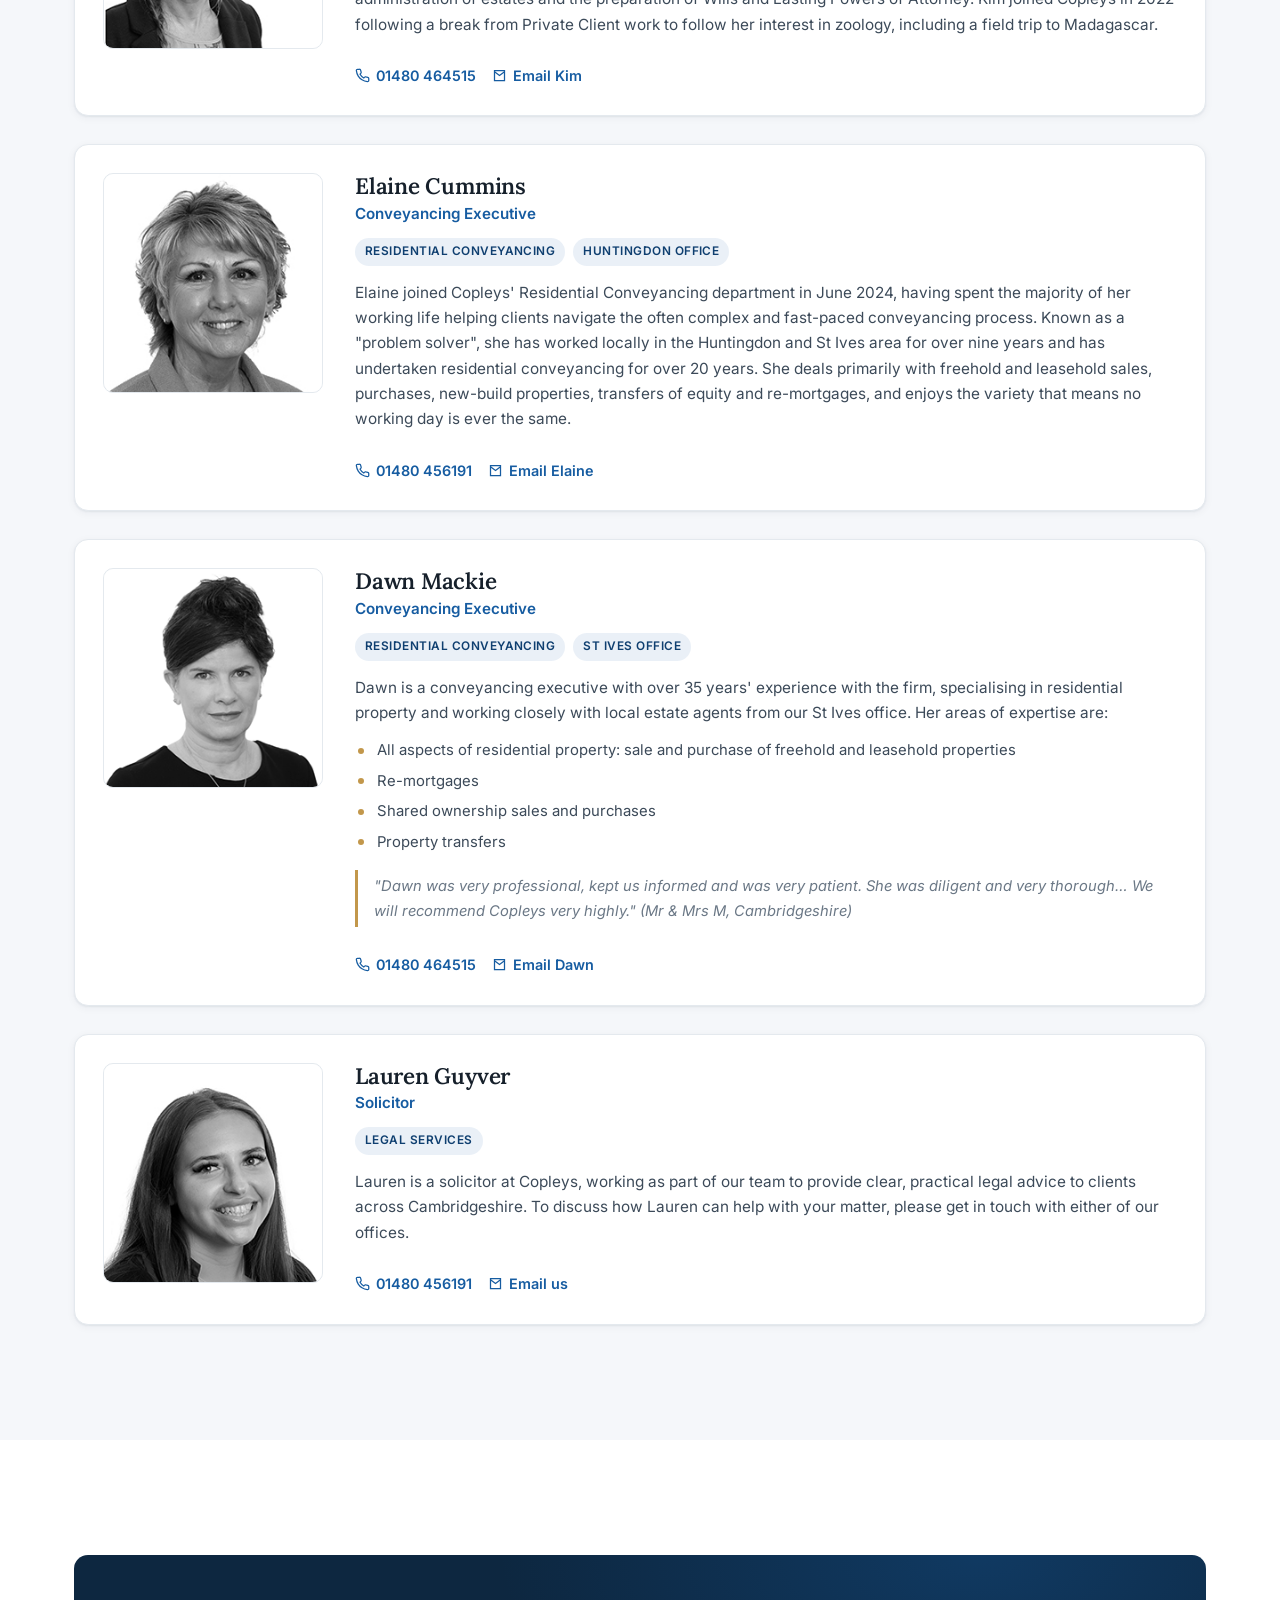
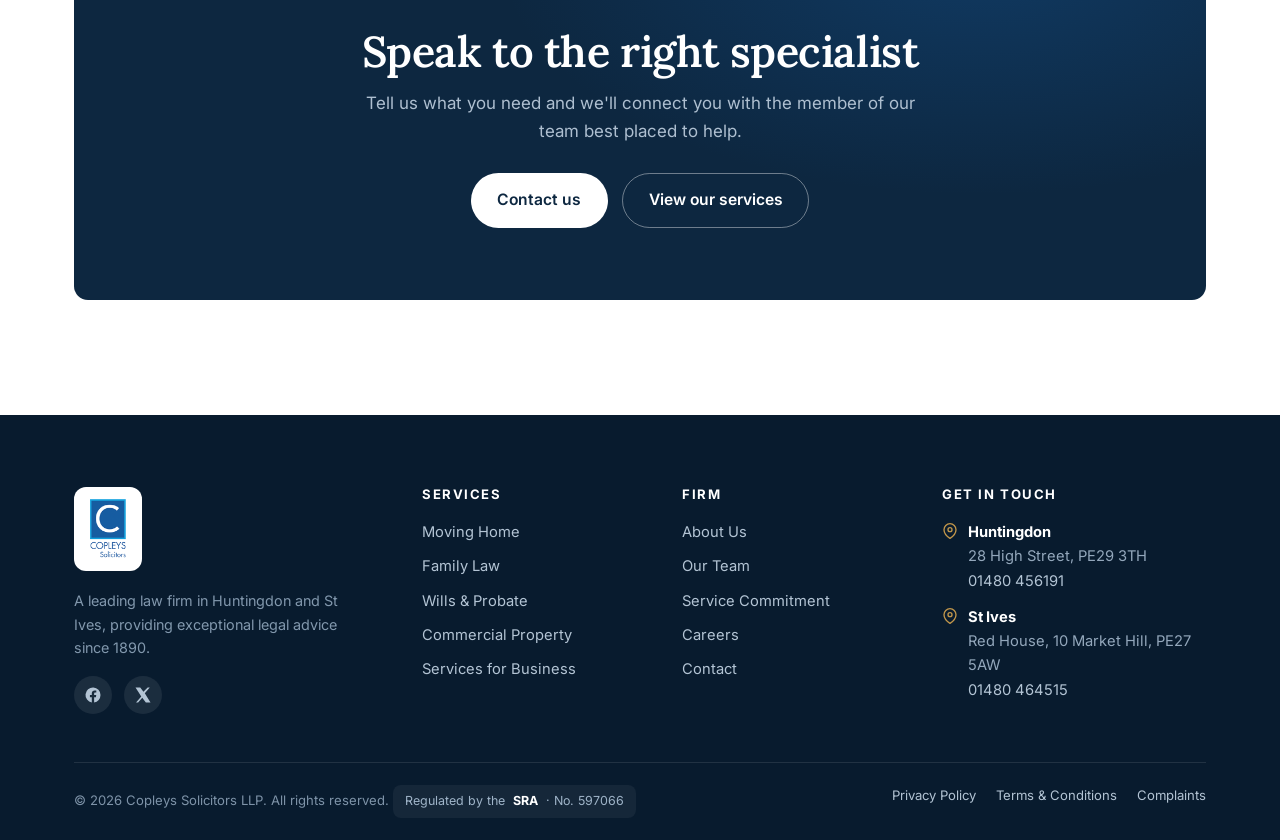
<file: team.html>
<!DOCTYPE html>
<html lang="en-GB">
<head>
<meta charset="UTF-8">
<meta name="viewport" content="width=device-width, initial-scale=1.0">
<title>Our Team | Copleys Solicitors, Huntingdon &amp; St Ives</title>
<meta name="description" content="Meet the solicitors and legal experts at Copleys, partners and specialists across family law, conveyancing, wills &amp; probate, commercial property and business law.">
<link rel="icon" href="assets/favicon.png" type="image/png">
<link rel="preconnect" href="https://fonts.googleapis.com">
<link rel="preconnect" href="https://fonts.gstatic.com" crossorigin>
<link href="https://fonts.googleapis.com/css2?family=Inter:wght@400;500;600;700&family=Lora:ital,wght@0,500;0,600;1,500&display=swap" rel="stylesheet">
<link rel="stylesheet" href="css/styles.css">
</head>
<body>

<div class="topbar">
  <div class="container">
    <div class="topbar__offices">
      <span><svg viewBox="0 0 24 24" fill="none" stroke="currentColor" stroke-width="2"><path d="M22 16.9v3a2 2 0 0 1-2.2 2 19.8 19.8 0 0 1-8.6-3 19.5 19.5 0 0 1-6-6 19.8 19.8 0 0 1-3-8.6A2 2 0 0 1 4.1 2h3a2 2 0 0 1 2 1.7c.1 1 .4 1.9.7 2.8a2 2 0 0 1-.5 2.1L8.1 9.9a16 16 0 0 0 6 6l1.3-1.3a2 2 0 0 1 2.1-.4c.9.3 1.8.6 2.8.7a2 2 0 0 1 1.7 2z"/></svg> Huntingdon <a href="tel:01480456191">01480 456191</a></span>
      <span><svg viewBox="0 0 24 24" fill="none" stroke="currentColor" stroke-width="2"><path d="M22 16.9v3a2 2 0 0 1-2.2 2 19.8 19.8 0 0 1-8.6-3 19.5 19.5 0 0 1-6-6 19.8 19.8 0 0 1-3-8.6A2 2 0 0 1 4.1 2h3a2 2 0 0 1 2 1.7c.1 1 .4 1.9.7 2.8a2 2 0 0 1-.5 2.1L8.1 9.9a16 16 0 0 0 6 6l1.3-1.3a2 2 0 0 1 2.1-.4c.9.3 1.8.6 2.8.7a2 2 0 0 1 1.7 2z"/></svg> St Ives <a href="tel:01480464515">01480 464515</a></span>
    </div>
    <div class="topbar__social">
      <a href="https://www.facebook.com/pages/Copleys-Solicitors/269666099890177" aria-label="Copleys on Facebook" target="_blank" rel="noopener"><svg viewBox="0 0 24 24" fill="currentColor"><path d="M22 12a10 10 0 1 0-11.6 9.9v-7H7.9V12h2.5V9.8c0-2.5 1.5-3.9 3.8-3.9 1.1 0 2.2.2 2.2.2v2.5h-1.3c-1.2 0-1.6.8-1.6 1.6V12h2.8l-.4 2.9h-2.4v7A10 10 0 0 0 22 12z"/></svg></a>
      <a href="https://twitter.com/CopleysLaw" aria-label="Copleys on X" target="_blank" rel="noopener"><svg viewBox="0 0 24 24" fill="currentColor"><path d="M18.2 2H21l-6.6 7.5L22 22h-6.2l-4.8-6.3L5.5 22H2.7l7-8L2 2h6.3l4.3 5.7L18.2 2zm-2.2 18h1.7L8.1 3.8H6.3L16 20z"/></svg></a>
    </div>
  </div>
</div>

<header class="site-header">
  <div class="container nav">
    <a href="index.html" class="brand" aria-label="Copleys Solicitors home"><img src="assets/logo.png" alt="Copleys Solicitors"></a>
    <button class="burger" aria-label="Toggle menu" aria-expanded="false"><span></span><span></span><span></span></button>
    <div class="nav-menu">
      <ul class="nav-links nav-left">
        <li><a href="index.html">Home</a></li>
        <li><a href="about.html">About</a></li>
        <li class="has-sub">
          <a href="services.html">Services</a>
          <div class="submenu">
            <a href="services.html#conveyancing">Moving Home<span>Residential conveyancing</span></a>
            <a href="services.html#family">Family Law<span>Divorce, children &amp; finances</span></a>
            <a href="services.html#wills">Wills, Probate &amp; Trusts<span>Estate planning &amp; LPAs</span></a>
            <a href="services.html#commercial-property">Commercial Property<span>Acquisitions &amp; leases</span></a>
            <a href="services.html#business">Services for Business<span>Advice for every stage</span></a>
            <a href="services.html#commercial">Commercial<span>Corporate &amp; transactions</span></a>
          </div>
        </li>
      </ul>
      <ul class="nav-links nav-right">
        <li><a href="team.html" aria-current="page">Our Team</a></li>
        <li><a href="commitment.html">Commitment</a></li>
        <li><a href="careers.html">Careers</a></li>
        <li><a href="contact.html">Contact</a></li>
      </ul>
      <a href="contact.html" class="btn btn--primary nav-btn">Get in touch</a>
    </div>
  </div>
</header>

<main>
<section class="page-hero">
  <div class="container">
    <div class="breadcrumb"><a href="index.html">Home</a> / Our Team</div>
    <span class="eyebrow">Our People</span>
    <h1>The team behind the advice</h1>
    <p>Experienced solicitors and legal specialists who take the time to understand you, and who stay with you from start to finish.</p>
  </div>
</section>

<!-- Partners -->
<section class="section">
  <div class="container">
    <div class="sec-head reveal"><span class="eyebrow">Partners &amp; Heads of Department</span><h2>Partners</h2></div>
    <div class="profiles">

      <div class="profile reveal">
        <div class="profile__photo"><img src="assets/team-lucy-ardern.png" alt="Lucy Ardern" loading="lazy"></div>
        <div class="profile__meta">
          <h3 class="profile__name">Lucy Ardern</h3>
          <div class="profile__role">Head of Family &amp; COFA</div>
          <div class="profile__badges"><span class="profile__badge">Family Law</span><span class="profile__badge">Member of Resolution</span><span class="profile__badge alt">COFA</span></div>
          <div class="profile__bio">
            <p>Lucy was admitted as a solicitor in 1993 and joined Copleys in 1999, becoming a partner in 2001. She has over 30 years' experience in all areas of matrimonial law and divorce, particularly in complex financial disputes and settlements. Her wealth of experience includes:</p>
            <ul>
              <li>High value financial settlements and pensions</li>
              <li>Co-habitation agreements and disputes</li>
              <li>Disputes involving children, including residence and contact</li>
              <li>Court of Appeal proceedings</li>
            </ul>
            <p>Lucy adopts an understanding and conciliatory approach but aims to achieve the best outcome for her clients, mindful of costs at all times. She is a member of Resolution and is Copleys' Compliance Officer for Financial Administration (COFA).</p>
            <blockquote class="profile__quote">"Thank you for all your hard work and excellent communication. This has not been an easy case but I appreciate all your hard work and the result you got for me." (Mr A)</blockquote>
          </div>
          <div class="profile__contact">
            <a href="tel:01480456191"><svg viewBox="0 0 24 24" fill="none" stroke="currentColor" stroke-width="2"><path d="M22 16.9v3a2 2 0 0 1-2.2 2 19.8 19.8 0 0 1-8.6-3 19.5 19.5 0 0 1-6-6 19.8 19.8 0 0 1-3-8.6A2 2 0 0 1 4.1 2h3a2 2 0 0 1 2 1.7c.1 1 .4 1.9.7 2.8a2 2 0 0 1-.5 2.1L8.1 9.9a16 16 0 0 0 6 6l1.3-1.3a2 2 0 0 1 2.1-.4c.9.3 1.8.6 2.8.7a2 2 0 0 1 1.7 2z"/></svg>01480 456191</a>
            <a href="mailto:huntingdon@copleys.net"><svg viewBox="0 0 24 24" fill="none" stroke="currentColor" stroke-width="2"><path d="M4 4h16v16H4z"/><path d="m4 6 8 6 8-6"/></svg>Email Lucy</a>
          </div>
        </div>
      </div>

      <div class="profile reveal">
        <div class="profile__photo"><img src="assets/team-paula-hamilton.png" alt="Paula Hamilton" loading="lazy"></div>
        <div class="profile__meta">
          <h3 class="profile__name">Paula Hamilton</h3>
          <div class="profile__role">Partner &amp; COLP</div>
          <div class="profile__badges"><span class="profile__badge">Family Law</span><span class="profile__badge">Resolution Collaborative Lawyer</span><span class="profile__badge alt">COLP</span></div>
          <div class="profile__bio">
            <p>Paula is a solicitor with over 30 years' experience, based at the firm's St Ives office. She joined Copleys in 2009 and was made Partner in 2013. She specialises in all areas of family law including divorce, complex financial and property matters and cases relating to children, and is a trained Resolution Collaborative Lawyer.</p>
            <p>Not only is Paula a highly experienced lawyer, she is also approachable, professional but sensitive, and able to provide advice and support in a pragmatic and compassionate manner. Her particular focus includes:</p>
            <ul>
              <li>Divorce</li>
              <li>Divorce finances: negotiating and drafting settlements in Consent Orders, from straightforward agreements to complex cases involving property portfolios, business assets, pensions and pension sharing</li>
              <li>Children: disputes over where children live, parental responsibility, relocation, change of name and taking children abroad</li>
            </ul>
          </div>
          <div class="profile__contact">
            <a href="tel:01480464515"><svg viewBox="0 0 24 24" fill="none" stroke="currentColor" stroke-width="2"><path d="M22 16.9v3a2 2 0 0 1-2.2 2 19.8 19.8 0 0 1-8.6-3 19.5 19.5 0 0 1-6-6 19.8 19.8 0 0 1-3-8.6A2 2 0 0 1 4.1 2h3a2 2 0 0 1 2 1.7c.1 1 .4 1.9.7 2.8a2 2 0 0 1-.5 2.1L8.1 9.9a16 16 0 0 0 6 6l1.3-1.3a2 2 0 0 1 2.1-.4c.9.3 1.8.6 2.8.7a2 2 0 0 1 1.7 2z"/></svg>01480 464515</a>
            <a href="mailto:stives@copleys.net"><svg viewBox="0 0 24 24" fill="none" stroke="currentColor" stroke-width="2"><path d="M4 4h16v16H4z"/><path d="m4 6 8 6 8-6"/></svg>Email Paula</a>
          </div>
        </div>
      </div>

      <div class="profile reveal">
        <div class="profile__photo"><img src="assets/team-mark-woolsey.png" alt="Mark Woolsey" loading="lazy"></div>
        <div class="profile__meta">
          <h3 class="profile__name">Mark Woolsey</h3>
          <div class="profile__role">Partner &amp; Head of Department</div>
          <div class="profile__badges"><span class="profile__badge">Residential Property</span><span class="profile__badge">Commercial</span></div>
          <div class="profile__bio">
            <p>Mark joined Copleys in June 2013, having spent the first decade of his career as a Local Government solicitor specialising in commercial law and commercial contracts, also gaining expertise in planning law and process. He is now a partner responsible for the firm's residential property department while also undertaking commercial work, bringing high-quality drafting and negotiating skills to both teams. Mark can assist with:</p>
            <ul>
              <li>Buying or selling your home or investment property</li>
              <li>Re-mortgages, transfers of equity and deeds of gift</li>
              <li>Planning issues and lease extensions</li>
              <li>Commercial leases and buying and selling businesses</li>
            </ul>
            <blockquote class="profile__quote">"Mark and the team were friendly, professional and helped guide us through buying and selling our property with great efficiency." (Mrs N, Cambridgeshire)</blockquote>
          </div>
          <div class="profile__contact">
            <a href="tel:01480456191"><svg viewBox="0 0 24 24" fill="none" stroke="currentColor" stroke-width="2"><path d="M22 16.9v3a2 2 0 0 1-2.2 2 19.8 19.8 0 0 1-8.6-3 19.5 19.5 0 0 1-6-6 19.8 19.8 0 0 1-3-8.6A2 2 0 0 1 4.1 2h3a2 2 0 0 1 2 1.7c.1 1 .4 1.9.7 2.8a2 2 0 0 1-.5 2.1L8.1 9.9a16 16 0 0 0 6 6l1.3-1.3a2 2 0 0 1 2.1-.4c.9.3 1.8.6 2.8.7a2 2 0 0 1 1.7 2z"/></svg>01480 456191</a>
            <a href="mailto:huntingdon@copleys.net"><svg viewBox="0 0 24 24" fill="none" stroke="currentColor" stroke-width="2"><path d="M4 4h16v16H4z"/><path d="m4 6 8 6 8-6"/></svg>Email Mark</a>
          </div>
        </div>
      </div>

      <div class="profile reveal">
        <div class="profile__photo"><img src="assets/team-samantha-jewell.png" alt="Samantha Jewell" loading="lazy"></div>
        <div class="profile__meta">
          <h3 class="profile__name">Samantha Jewell</h3>
          <div class="profile__role">Partner &amp; Head of Commercial Property and Commercial</div>
          <div class="profile__badges"><span class="profile__badge">Commercial Property</span><span class="profile__badge">Commercial</span><span class="profile__badge alt">LLM</span></div>
          <div class="profile__bio">
            <p>Samantha specialises in commercial property and commercial work and heads the department from our St Ives office. She has been a solicitor with Copleys since 2007, became a Partner in 2013, and holds a Master's Degree in Legal Practice. She and her team act for landlords with large portfolios as well as single properties, and for tenants, providing practical commercial solutions tailored to each business. Their work includes:</p>
            <ul>
              <li>Landlord &amp; tenant: leases, lease renewals, licences to occupy and agreements to lease</li>
              <li>Buying and selling commercial property, both leasehold and freehold</li>
              <li>Buying and selling agricultural land</li>
              <li>Development work: option agreements, conditional contracts, overage, promotion and joint venture agreements</li>
              <li>Business sales and purchases, acting for lenders and borrowers in securing finance</li>
            </ul>
          </div>
          <div class="profile__contact">
            <a href="tel:01480464515"><svg viewBox="0 0 24 24" fill="none" stroke="currentColor" stroke-width="2"><path d="M22 16.9v3a2 2 0 0 1-2.2 2 19.8 19.8 0 0 1-8.6-3 19.5 19.5 0 0 1-6-6 19.8 19.8 0 0 1-3-8.6A2 2 0 0 1 4.1 2h3a2 2 0 0 1 2 1.7c.1 1 .4 1.9.7 2.8a2 2 0 0 1-.5 2.1L8.1 9.9a16 16 0 0 0 6 6l1.3-1.3a2 2 0 0 1 2.1-.4c.9.3 1.8.6 2.8.7a2 2 0 0 1 1.7 2z"/></svg>01480 464515</a>
            <a href="mailto:stives@copleys.net"><svg viewBox="0 0 24 24" fill="none" stroke="currentColor" stroke-width="2"><path d="M4 4h16v16H4z"/><path d="m4 6 8 6 8-6"/></svg>Email Samantha</a>
          </div>
        </div>
      </div>

      <div class="profile reveal">
        <div class="profile__photo"><img src="assets/team-alan-smith.png" alt="Alan Smith" loading="lazy"></div>
        <div class="profile__meta">
          <h3 class="profile__name">Alan Smith</h3>
          <div class="profile__role">Head of Wills, Probate and Estate Administration</div>
          <div class="profile__badges"><span class="profile__badge">Private Client</span><span class="profile__badge alt">STEP (TEP)</span></div>
          <div class="profile__bio">
            <p>Alan specialises in Wills, Probate and Estate Administration and is a full member (TEP) of the Society of Trust and Estate Practitioners (STEP). He gained a law degree from the University of Northumbria, completed the Legal Practice Course there, and initially qualified as a Chartered Legal Executive before cross-qualifying as a solicitor. He has worked with Local Authorities as well as the Citizens Advice Bureau in Cambridge. His particular expertise includes:</p>
            <ul>
              <li>Inheritance tax planning</li>
              <li>Probate and the administration of estates</li>
              <li>The creation and administration of trusts</li>
              <li>Lasting Powers of Attorney and registration of Enduring Powers of Attorney</li>
              <li>Court of Protection applications and Deputyship appointments</li>
            </ul>
          </div>
          <div class="profile__contact">
            <a href="tel:01480456191"><svg viewBox="0 0 24 24" fill="none" stroke="currentColor" stroke-width="2"><path d="M22 16.9v3a2 2 0 0 1-2.2 2 19.8 19.8 0 0 1-8.6-3 19.5 19.5 0 0 1-6-6 19.8 19.8 0 0 1-3-8.6A2 2 0 0 1 4.1 2h3a2 2 0 0 1 2 1.7c.1 1 .4 1.9.7 2.8a2 2 0 0 1-.5 2.1L8.1 9.9a16 16 0 0 0 6 6l1.3-1.3a2 2 0 0 1 2.1-.4c.9.3 1.8.6 2.8.7a2 2 0 0 1 1.7 2z"/></svg>01480 456191</a>
            <a href="mailto:huntingdon@copleys.net"><svg viewBox="0 0 24 24" fill="none" stroke="currentColor" stroke-width="2"><path d="M4 4h16v16H4z"/><path d="m4 6 8 6 8-6"/></svg>Email Alan</a>
          </div>
        </div>
      </div>

    </div>
  </div>
</section>

<!-- Specialists -->
<section class="section section--soft">
  <div class="container">
    <div class="sec-head reveal"><span class="eyebrow">Solicitors &amp; Executives</span><h2>Staff</h2></div>
    <div class="profiles">

      <div class="profile reveal">
        <div class="profile__photo"><img src="assets/team-julie-hatter.jpg" alt="Julie Hatter" loading="lazy"></div>
        <div class="profile__meta">
          <h3 class="profile__name">Julie Hatter</h3>
          <div class="profile__role">Solicitor</div>
          <div class="profile__badges"><span class="profile__badge">St Ives Office</span></div>
          <div class="profile__bio">
            <p>Julie was admitted as a solicitor in 2006, having studied at London Guildhall University and Anglia Ruskin University. Before joining Copleys her practice was with firms in Suffolk. A qualified teacher who taught at secondary level before training as a solicitor, Julie takes a personal approach with every client, always striving to provide a sympathetic and professional service. She is also a keen musician and pianist.</p>
          </div>
          <div class="profile__contact">
            <a href="tel:01480464515"><svg viewBox="0 0 24 24" fill="none" stroke="currentColor" stroke-width="2"><path d="M22 16.9v3a2 2 0 0 1-2.2 2 19.8 19.8 0 0 1-8.6-3 19.5 19.5 0 0 1-6-6 19.8 19.8 0 0 1-3-8.6A2 2 0 0 1 4.1 2h3a2 2 0 0 1 2 1.7c.1 1 .4 1.9.7 2.8a2 2 0 0 1-.5 2.1L8.1 9.9a16 16 0 0 0 6 6l1.3-1.3a2 2 0 0 1 2.1-.4c.9.3 1.8.6 2.8.7a2 2 0 0 1 1.7 2z"/></svg>01480 464515</a>
            <a href="mailto:stives@copleys.net"><svg viewBox="0 0 24 24" fill="none" stroke="currentColor" stroke-width="2"><path d="M4 4h16v16H4z"/><path d="m4 6 8 6 8-6"/></svg>Email Julie</a>
          </div>
        </div>
      </div>

      <div class="profile reveal">
        <div class="profile__photo"><img src="assets/team-alison-foster.jpg" alt="Alison Foster" loading="lazy"></div>
        <div class="profile__meta">
          <h3 class="profile__name">Alison Foster</h3>
          <div class="profile__role">Solicitor</div>
          <div class="profile__badges"><span class="profile__badge">Private Client</span><span class="profile__badge">Huntingdon Office</span></div>
          <div class="profile__bio">
            <p>Alison spent most of her legal practice working in London before moving closer to home and joining Copleys in October 2022. She specialises in all aspects of Private Client work, dealing with a mixed caseload including the preparation of Wills, Lasting Powers of Attorney and Probate.</p>
          </div>
          <div class="profile__contact">
            <a href="tel:01480456191"><svg viewBox="0 0 24 24" fill="none" stroke="currentColor" stroke-width="2"><path d="M22 16.9v3a2 2 0 0 1-2.2 2 19.8 19.8 0 0 1-8.6-3 19.5 19.5 0 0 1-6-6 19.8 19.8 0 0 1-3-8.6A2 2 0 0 1 4.1 2h3a2 2 0 0 1 2 1.7c.1 1 .4 1.9.7 2.8a2 2 0 0 1-.5 2.1L8.1 9.9a16 16 0 0 0 6 6l1.3-1.3a2 2 0 0 1 2.1-.4c.9.3 1.8.6 2.8.7a2 2 0 0 1 1.7 2z"/></svg>01480 456191</a>
            <a href="mailto:huntingdon@copleys.net"><svg viewBox="0 0 24 24" fill="none" stroke="currentColor" stroke-width="2"><path d="M4 4h16v16H4z"/><path d="m4 6 8 6 8-6"/></svg>Email Alison</a>
          </div>
        </div>
      </div>

      <div class="profile reveal">
        <div class="profile__photo"><img src="assets/team-kim-dalby.jpg" alt="Kim Dalby" loading="lazy"></div>
        <div class="profile__meta">
          <h3 class="profile__name">Kim Dalby</h3>
          <div class="profile__role">Legal Executive (CILEX)</div>
          <div class="profile__badges"><span class="profile__badge">Private Client</span><span class="profile__badge alt">STEP</span><span class="profile__badge alt">CILEX Fellow</span></div>
          <div class="profile__bio">
            <p>Kim is a Fellow of the Chartered Institute of Legal Executives and a member of the Society of Trust and Estate Practitioners (STEP), based at our St Ives office. She undertakes all aspects of Private Client work, including the administration of estates and the preparation of Wills and Lasting Powers of Attorney. Kim joined Copleys in 2022 following a break from Private Client work to follow her interest in zoology, including a field trip to Madagascar.</p>
          </div>
          <div class="profile__contact">
            <a href="tel:01480464515"><svg viewBox="0 0 24 24" fill="none" stroke="currentColor" stroke-width="2"><path d="M22 16.9v3a2 2 0 0 1-2.2 2 19.8 19.8 0 0 1-8.6-3 19.5 19.5 0 0 1-6-6 19.8 19.8 0 0 1-3-8.6A2 2 0 0 1 4.1 2h3a2 2 0 0 1 2 1.7c.1 1 .4 1.9.7 2.8a2 2 0 0 1-.5 2.1L8.1 9.9a16 16 0 0 0 6 6l1.3-1.3a2 2 0 0 1 2.1-.4c.9.3 1.8.6 2.8.7a2 2 0 0 1 1.7 2z"/></svg>01480 464515</a>
            <a href="mailto:stives@copleys.net"><svg viewBox="0 0 24 24" fill="none" stroke="currentColor" stroke-width="2"><path d="M4 4h16v16H4z"/><path d="m4 6 8 6 8-6"/></svg>Email Kim</a>
          </div>
        </div>
      </div>

      <div class="profile reveal">
        <div class="profile__photo"><img src="assets/team-elaine-cummins.jpg" alt="Elaine Cummins" loading="lazy"></div>
        <div class="profile__meta">
          <h3 class="profile__name">Elaine Cummins</h3>
          <div class="profile__role">Conveyancing Executive</div>
          <div class="profile__badges"><span class="profile__badge">Residential Conveyancing</span><span class="profile__badge">Huntingdon Office</span></div>
          <div class="profile__bio">
            <p>Elaine joined Copleys' Residential Conveyancing department in June 2024, having spent the majority of her working life helping clients navigate the often complex and fast-paced conveyancing process. Known as a "problem solver", she has worked locally in the Huntingdon and St Ives area for over nine years and has undertaken residential conveyancing for over 20 years. She deals primarily with freehold and leasehold sales, purchases, new-build properties, transfers of equity and re-mortgages, and enjoys the variety that means no working day is ever the same.</p>
          </div>
          <div class="profile__contact">
            <a href="tel:01480456191"><svg viewBox="0 0 24 24" fill="none" stroke="currentColor" stroke-width="2"><path d="M22 16.9v3a2 2 0 0 1-2.2 2 19.8 19.8 0 0 1-8.6-3 19.5 19.5 0 0 1-6-6 19.8 19.8 0 0 1-3-8.6A2 2 0 0 1 4.1 2h3a2 2 0 0 1 2 1.7c.1 1 .4 1.9.7 2.8a2 2 0 0 1-.5 2.1L8.1 9.9a16 16 0 0 0 6 6l1.3-1.3a2 2 0 0 1 2.1-.4c.9.3 1.8.6 2.8.7a2 2 0 0 1 1.7 2z"/></svg>01480 456191</a>
            <a href="mailto:huntingdon@copleys.net"><svg viewBox="0 0 24 24" fill="none" stroke="currentColor" stroke-width="2"><path d="M4 4h16v16H4z"/><path d="m4 6 8 6 8-6"/></svg>Email Elaine</a>
          </div>
        </div>
      </div>

      <div class="profile reveal">
        <div class="profile__photo"><img src="assets/team-dawn-mackie.png" alt="Dawn Mackie" loading="lazy"></div>
        <div class="profile__meta">
          <h3 class="profile__name">Dawn Mackie</h3>
          <div class="profile__role">Conveyancing Executive</div>
          <div class="profile__badges"><span class="profile__badge">Residential Conveyancing</span><span class="profile__badge">St Ives Office</span></div>
          <div class="profile__bio">
            <p>Dawn is a conveyancing executive with over 35 years' experience with the firm, specialising in residential property and working closely with local estate agents from our St Ives office. Her areas of expertise are:</p>
            <ul>
              <li>All aspects of residential property: sale and purchase of freehold and leasehold properties</li>
              <li>Re-mortgages</li>
              <li>Shared ownership sales and purchases</li>
              <li>Property transfers</li>
            </ul>
            <blockquote class="profile__quote">"Dawn was very professional, kept us informed and was very patient. She was diligent and very thorough… We will recommend Copleys very highly." (Mr &amp; Mrs M, Cambridgeshire)</blockquote>
          </div>
          <div class="profile__contact">
            <a href="tel:01480464515"><svg viewBox="0 0 24 24" fill="none" stroke="currentColor" stroke-width="2"><path d="M22 16.9v3a2 2 0 0 1-2.2 2 19.8 19.8 0 0 1-8.6-3 19.5 19.5 0 0 1-6-6 19.8 19.8 0 0 1-3-8.6A2 2 0 0 1 4.1 2h3a2 2 0 0 1 2 1.7c.1 1 .4 1.9.7 2.8a2 2 0 0 1-.5 2.1L8.1 9.9a16 16 0 0 0 6 6l1.3-1.3a2 2 0 0 1 2.1-.4c.9.3 1.8.6 2.8.7a2 2 0 0 1 1.7 2z"/></svg>01480 464515</a>
            <a href="mailto:stives@copleys.net"><svg viewBox="0 0 24 24" fill="none" stroke="currentColor" stroke-width="2"><path d="M4 4h16v16H4z"/><path d="m4 6 8 6 8-6"/></svg>Email Dawn</a>
          </div>
        </div>
      </div>

      <div class="profile reveal">
        <div class="profile__photo"><img src="assets/team-lauren-guyver.jpg" alt="Lauren Guyver" loading="lazy"></div>
        <div class="profile__meta">
          <h3 class="profile__name">Lauren Guyver</h3>
          <div class="profile__role">Solicitor</div>
          <div class="profile__badges"><span class="profile__badge">Legal Services</span></div>
          <div class="profile__bio">
            <p>Lauren is a solicitor at Copleys, working as part of our team to provide clear, practical legal advice to clients across Cambridgeshire. To discuss how Lauren can help with your matter, please get in touch with either of our offices.</p>
          </div>
          <div class="profile__contact">
            <a href="tel:01480456191"><svg viewBox="0 0 24 24" fill="none" stroke="currentColor" stroke-width="2"><path d="M22 16.9v3a2 2 0 0 1-2.2 2 19.8 19.8 0 0 1-8.6-3 19.5 19.5 0 0 1-6-6 19.8 19.8 0 0 1-3-8.6A2 2 0 0 1 4.1 2h3a2 2 0 0 1 2 1.7c.1 1 .4 1.9.7 2.8a2 2 0 0 1-.5 2.1L8.1 9.9a16 16 0 0 0 6 6l1.3-1.3a2 2 0 0 1 2.1-.4c.9.3 1.8.6 2.8.7a2 2 0 0 1 1.7 2z"/></svg>01480 456191</a>
            <a href="mailto:huntingdon@copleys.net"><svg viewBox="0 0 24 24" fill="none" stroke="currentColor" stroke-width="2"><path d="M4 4h16v16H4z"/><path d="m4 6 8 6 8-6"/></svg>Email us</a>
          </div>
        </div>
      </div>

    </div>
  </div>
</section>

<section class="section">
  <div class="container">
    <div class="cta reveal">
      <h2>Speak to the right specialist</h2>
      <p>Tell us what you need and we'll connect you with the member of our team best placed to help.</p>
      <div class="btn-row"><a href="contact.html" class="btn btn--light">Contact us</a><a href="services.html" class="btn btn--outline-light">View our services</a></div>
    </div>
  </div>
</section>
</main>

<footer class="site-footer">
  <div class="container">
    <div class="footer-grid">
      <div class="footer-brand">
        <img src="assets/logo.png" alt="Copleys Solicitors">
        <p>A leading law firm in Huntingdon and St Ives, providing exceptional legal advice since 1890.</p>
        <div class="footer-social">
          <a href="https://www.facebook.com/pages/Copleys-Solicitors/269666099890177" aria-label="Facebook" target="_blank" rel="noopener"><svg viewBox="0 0 24 24" fill="currentColor"><path d="M22 12a10 10 0 1 0-11.6 9.9v-7H7.9V12h2.5V9.8c0-2.5 1.5-3.9 3.8-3.9 1.1 0 2.2.2 2.2.2v2.5h-1.3c-1.2 0-1.6.8-1.6 1.6V12h2.8l-.4 2.9h-2.4v7A10 10 0 0 0 22 12z"/></svg></a>
          <a href="https://twitter.com/CopleysLaw" aria-label="X" target="_blank" rel="noopener"><svg viewBox="0 0 24 24" fill="currentColor"><path d="M18.2 2H21l-6.6 7.5L22 22h-6.2l-4.8-6.3L5.5 22H2.7l7-8L2 2h6.3l4.3 5.7L18.2 2z"/></svg></a>
        </div>
      </div>
      <div><h4>Services</h4><ul class="footer-links"><li><a href="services.html#conveyancing">Moving Home</a></li><li><a href="services.html#family">Family Law</a></li><li><a href="services.html#wills">Wills &amp; Probate</a></li><li><a href="services.html#commercial-property">Commercial Property</a></li><li><a href="services.html#business">Services for Business</a></li></ul></div>
      <div><h4>Firm</h4><ul class="footer-links"><li><a href="about.html">About Us</a></li><li><a href="team.html">Our Team</a></li><li><a href="commitment.html">Service Commitment</a></li><li><a href="careers.html">Careers</a></li><li><a href="contact.html">Contact</a></li></ul></div>
      <div><h4>Get in touch</h4><ul class="footer-contact">
        <li><svg viewBox="0 0 24 24" fill="none" stroke="currentColor" stroke-width="2"><path d="M21 10c0 7-9 13-9 13s-9-6-9-13a9 9 0 0 1 18 0z"/><circle cx="12" cy="10" r="3"/></svg><span><strong style="color:#fff">Huntingdon</strong><br>28 High Street, PE29 3TH<br><a href="tel:01480456191">01480 456191</a></span></li>
        <li><svg viewBox="0 0 24 24" fill="none" stroke="currentColor" stroke-width="2"><path d="M21 10c0 7-9 13-9 13s-9-6-9-13a9 9 0 0 1 18 0z"/><circle cx="12" cy="10" r="3"/></svg><span><strong style="color:#fff">St Ives</strong><br>Red House, 10 Market Hill, PE27 5AW<br><a href="tel:01480464515">01480 464515</a></span></li>
      </ul></div>
    </div>
    <div class="footer-bottom">
      <div>© <span id="year">2026</span> Copleys Solicitors LLP. All rights reserved. <span class="sra-badge">Regulated by the <strong>SRA</strong> · No. 597066</span></div>
      <div class="legal-links"><a href="privacy.html">Privacy Policy</a><a href="terms.html">Terms &amp; Conditions</a><a href="commitment.html#complaints">Complaints</a></div>
    </div>
  </div>
</footer>
<script src="js/main.js"></script>
</body>
</html>
</file>
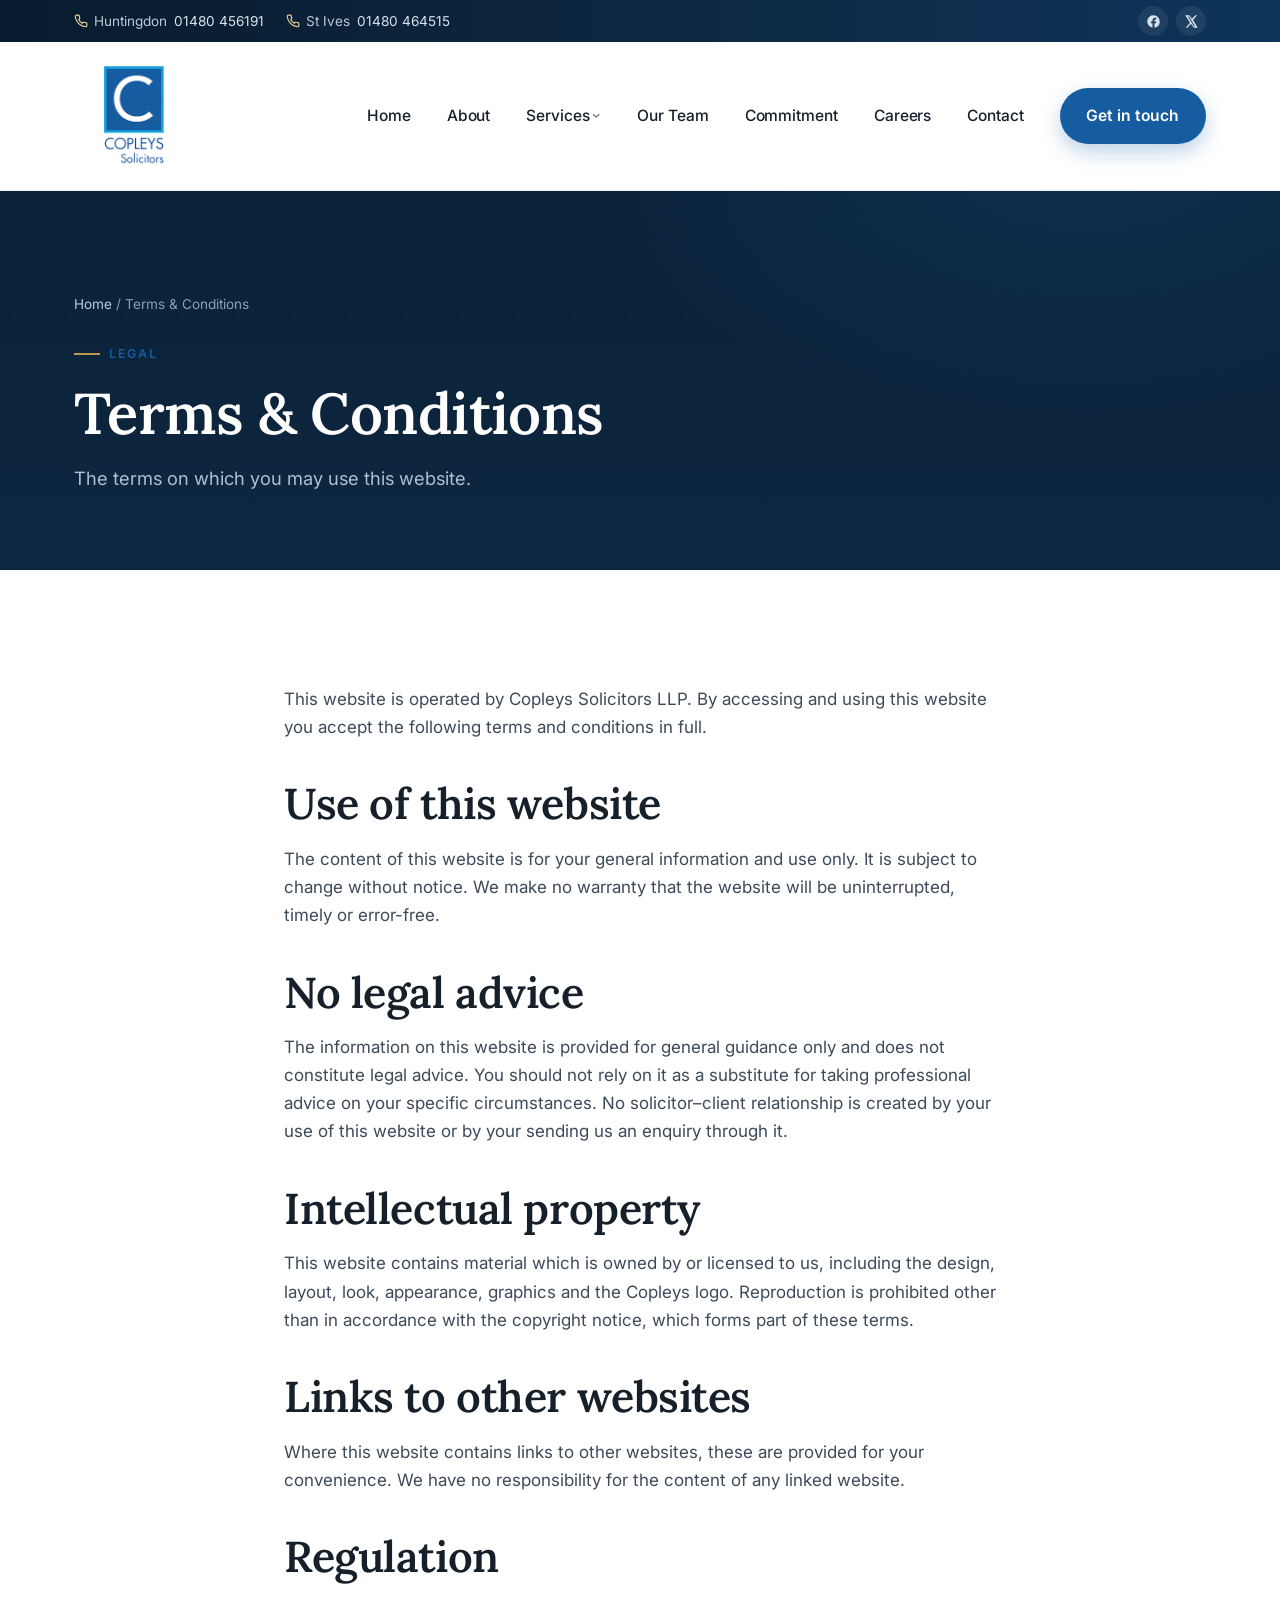
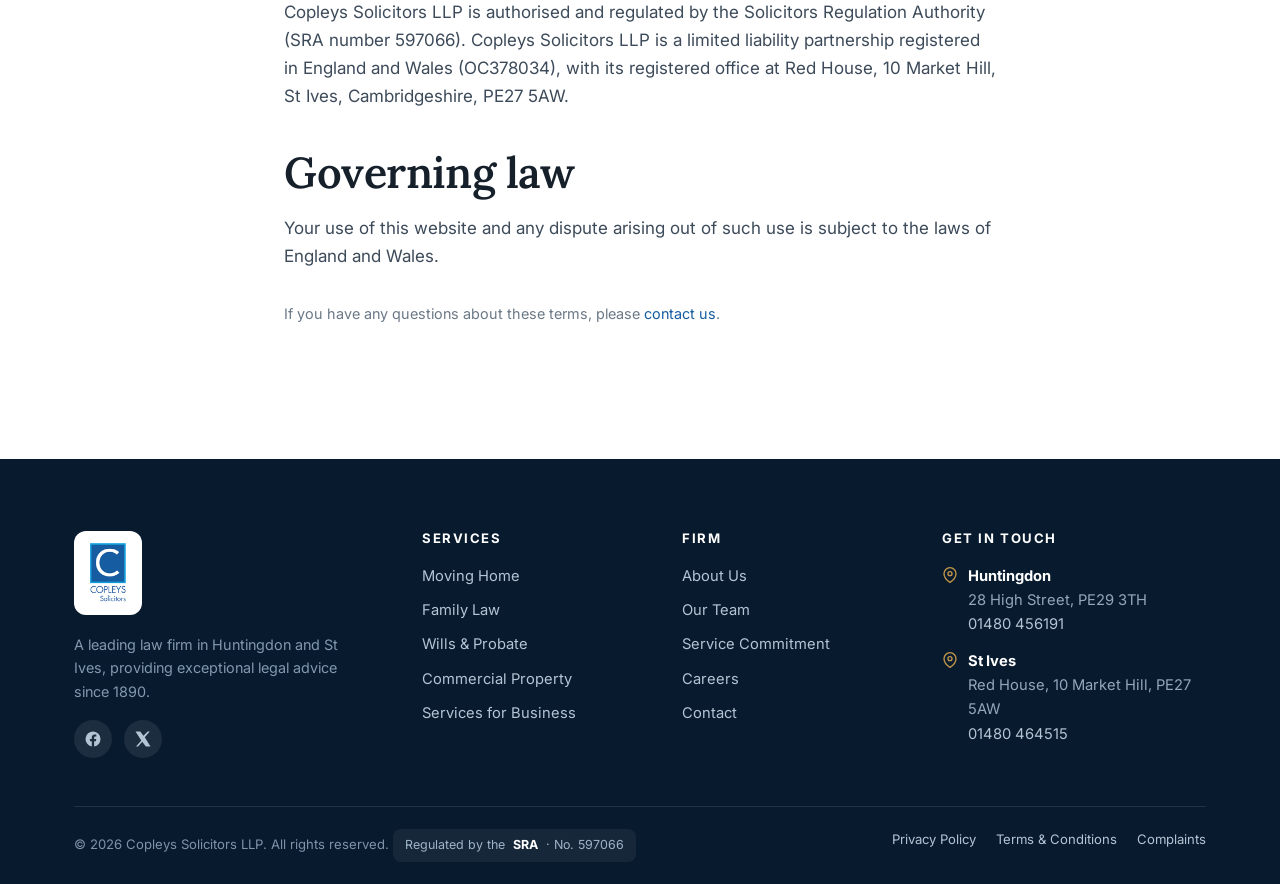
<file: terms.html>
<!DOCTYPE html>
<html lang="en-GB">
<head>
<meta charset="UTF-8">
<meta name="viewport" content="width=device-width, initial-scale=1.0">
<title>Terms &amp; Conditions | Copleys Solicitors</title>
<meta name="description" content="Terms and conditions for the use of the Copleys Solicitors website.">
<link rel="icon" href="assets/favicon.png" type="image/png">
<link rel="preconnect" href="https://fonts.googleapis.com">
<link rel="preconnect" href="https://fonts.gstatic.com" crossorigin>
<link href="https://fonts.googleapis.com/css2?family=Inter:wght@400;500;600;700&family=Lora:ital,wght@0,500;0,600;1,500&display=swap" rel="stylesheet">
<link rel="stylesheet" href="css/styles.css">
</head>
<body>

<div class="topbar">
  <div class="container">
    <div class="topbar__offices">
      <span><svg viewBox="0 0 24 24" fill="none" stroke="currentColor" stroke-width="2"><path d="M22 16.9v3a2 2 0 0 1-2.2 2 19.8 19.8 0 0 1-8.6-3 19.5 19.5 0 0 1-6-6 19.8 19.8 0 0 1-3-8.6A2 2 0 0 1 4.1 2h3a2 2 0 0 1 2 1.7c.1 1 .4 1.9.7 2.8a2 2 0 0 1-.5 2.1L8.1 9.9a16 16 0 0 0 6 6l1.3-1.3a2 2 0 0 1 2.1-.4c.9.3 1.8.6 2.8.7a2 2 0 0 1 1.7 2z"/></svg> Huntingdon <a href="tel:01480456191">01480 456191</a></span>
      <span><svg viewBox="0 0 24 24" fill="none" stroke="currentColor" stroke-width="2"><path d="M22 16.9v3a2 2 0 0 1-2.2 2 19.8 19.8 0 0 1-8.6-3 19.5 19.5 0 0 1-6-6 19.8 19.8 0 0 1-3-8.6A2 2 0 0 1 4.1 2h3a2 2 0 0 1 2 1.7c.1 1 .4 1.9.7 2.8a2 2 0 0 1-.5 2.1L8.1 9.9a16 16 0 0 0 6 6l1.3-1.3a2 2 0 0 1 2.1-.4c.9.3 1.8.6 2.8.7a2 2 0 0 1 1.7 2z"/></svg> St Ives <a href="tel:01480464515">01480 464515</a></span>
    </div>
    <div class="topbar__social">
      <a href="https://www.facebook.com/pages/Copleys-Solicitors/269666099890177" aria-label="Copleys on Facebook" target="_blank" rel="noopener"><svg viewBox="0 0 24 24" fill="currentColor"><path d="M22 12a10 10 0 1 0-11.6 9.9v-7H7.9V12h2.5V9.8c0-2.5 1.5-3.9 3.8-3.9 1.1 0 2.2.2 2.2.2v2.5h-1.3c-1.2 0-1.6.8-1.6 1.6V12h2.8l-.4 2.9h-2.4v7A10 10 0 0 0 22 12z"/></svg></a>
      <a href="https://twitter.com/CopleysLaw" aria-label="Copleys on X" target="_blank" rel="noopener"><svg viewBox="0 0 24 24" fill="currentColor"><path d="M18.2 2H21l-6.6 7.5L22 22h-6.2l-4.8-6.3L5.5 22H2.7l7-8L2 2h6.3l4.3 5.7L18.2 2zm-2.2 18h1.7L8.1 3.8H6.3L16 20z"/></svg></a>
    </div>
  </div>
</div>

<header class="site-header">
  <div class="container nav">
    <a href="index.html" class="brand" aria-label="Copleys Solicitors home"><img src="assets/logo.png" alt="Copleys Solicitors"></a>
    <button class="burger" aria-label="Toggle menu" aria-expanded="false"><span></span><span></span><span></span></button>
    <div class="nav-menu">
      <ul class="nav-links nav-left">
        <li><a href="index.html">Home</a></li>
        <li><a href="about.html">About</a></li>
        <li class="has-sub">
          <a href="services.html">Services</a>
          <div class="submenu">
            <a href="services.html#conveyancing">Moving Home<span>Residential conveyancing</span></a>
            <a href="services.html#family">Family Law<span>Divorce, children &amp; finances</span></a>
            <a href="services.html#wills">Wills, Probate &amp; Trusts<span>Estate planning &amp; LPAs</span></a>
            <a href="services.html#commercial-property">Commercial Property<span>Acquisitions &amp; leases</span></a>
            <a href="services.html#business">Services for Business<span>Advice for every stage</span></a>
            <a href="services.html#commercial">Commercial<span>Corporate &amp; transactions</span></a>
          </div>
        </li>
      </ul>
      <ul class="nav-links nav-right">
        <li><a href="team.html">Our Team</a></li>
        <li><a href="commitment.html">Commitment</a></li>
        <li><a href="careers.html">Careers</a></li>
        <li><a href="contact.html">Contact</a></li>
      </ul>
      <a href="contact.html" class="btn btn--primary nav-btn">Get in touch</a>
    </div>
  </div>
</header>

<main>
<section class="page-hero">
  <div class="container">
    <div class="breadcrumb"><a href="index.html">Home</a> / Terms &amp; Conditions</div>
    <span class="eyebrow">Legal</span>
    <h1>Terms &amp; Conditions</h1>
    <p>The terms on which you may use this website.</p>
  </div>
</section>

<section class="section">
  <div class="container narrow prose reveal">
    <p>This website is operated by Copleys Solicitors LLP. By accessing and using this website you accept the following terms and conditions in full.</p>

    <h2>Use of this website</h2>
    <p>The content of this website is for your general information and use only. It is subject to change without notice. We make no warranty that the website will be uninterrupted, timely or error-free.</p>

    <h2>No legal advice</h2>
    <p>The information on this website is provided for general guidance only and does not constitute legal advice. You should not rely on it as a substitute for taking professional advice on your specific circumstances. No solicitor–client relationship is created by your use of this website or by your sending us an enquiry through it.</p>

    <h2>Intellectual property</h2>
    <p>This website contains material which is owned by or licensed to us, including the design, layout, look, appearance, graphics and the Copleys logo. Reproduction is prohibited other than in accordance with the copyright notice, which forms part of these terms.</p>

    <h2>Links to other websites</h2>
    <p>Where this website contains links to other websites, these are provided for your convenience. We have no responsibility for the content of any linked website.</p>

    <h2>Regulation</h2>
    <p>Copleys Solicitors LLP is authorised and regulated by the Solicitors Regulation Authority (SRA number 597066). Copleys Solicitors LLP is a limited liability partnership registered in England and Wales (OC378034), with its registered office at Red House, 10 Market Hill, St Ives, Cambridgeshire, PE27 5AW.</p>

    <h2>Governing law</h2>
    <p>Your use of this website and any dispute arising out of such use is subject to the laws of England and Wales.</p>

    <p style="color:var(--muted);font-size:.9rem;margin-top:2rem">If you have any questions about these terms, please <a href="contact.html">contact us</a>.</p>
  </div>
</section>
</main>

<footer class="site-footer">
  <div class="container">
    <div class="footer-grid">
      <div class="footer-brand">
        <img src="assets/logo.png" alt="Copleys Solicitors">
        <p>A leading law firm in Huntingdon and St Ives, providing exceptional legal advice since 1890.</p>
        <div class="footer-social">
          <a href="https://www.facebook.com/pages/Copleys-Solicitors/269666099890177" aria-label="Facebook" target="_blank" rel="noopener"><svg viewBox="0 0 24 24" fill="currentColor"><path d="M22 12a10 10 0 1 0-11.6 9.9v-7H7.9V12h2.5V9.8c0-2.5 1.5-3.9 3.8-3.9 1.1 0 2.2.2 2.2.2v2.5h-1.3c-1.2 0-1.6.8-1.6 1.6V12h2.8l-.4 2.9h-2.4v7A10 10 0 0 0 22 12z"/></svg></a>
          <a href="https://twitter.com/CopleysLaw" aria-label="X" target="_blank" rel="noopener"><svg viewBox="0 0 24 24" fill="currentColor"><path d="M18.2 2H21l-6.6 7.5L22 22h-6.2l-4.8-6.3L5.5 22H2.7l7-8L2 2h6.3l4.3 5.7L18.2 2z"/></svg></a>
        </div>
      </div>
      <div><h4>Services</h4><ul class="footer-links"><li><a href="services.html#conveyancing">Moving Home</a></li><li><a href="services.html#family">Family Law</a></li><li><a href="services.html#wills">Wills &amp; Probate</a></li><li><a href="services.html#commercial-property">Commercial Property</a></li><li><a href="services.html#business">Services for Business</a></li></ul></div>
      <div><h4>Firm</h4><ul class="footer-links"><li><a href="about.html">About Us</a></li><li><a href="team.html">Our Team</a></li><li><a href="commitment.html">Service Commitment</a></li><li><a href="careers.html">Careers</a></li><li><a href="contact.html">Contact</a></li></ul></div>
      <div><h4>Get in touch</h4><ul class="footer-contact">
        <li><svg viewBox="0 0 24 24" fill="none" stroke="currentColor" stroke-width="2"><path d="M21 10c0 7-9 13-9 13s-9-6-9-13a9 9 0 0 1 18 0z"/><circle cx="12" cy="10" r="3"/></svg><span><strong style="color:#fff">Huntingdon</strong><br>28 High Street, PE29 3TH<br><a href="tel:01480456191">01480 456191</a></span></li>
        <li><svg viewBox="0 0 24 24" fill="none" stroke="currentColor" stroke-width="2"><path d="M21 10c0 7-9 13-9 13s-9-6-9-13a9 9 0 0 1 18 0z"/><circle cx="12" cy="10" r="3"/></svg><span><strong style="color:#fff">St Ives</strong><br>Red House, 10 Market Hill, PE27 5AW<br><a href="tel:01480464515">01480 464515</a></span></li>
      </ul></div>
    </div>
    <div class="footer-bottom">
      <div>© <span id="year">2026</span> Copleys Solicitors LLP. All rights reserved. <span class="sra-badge">Regulated by the <strong>SRA</strong> · No. 597066</span></div>
      <div class="legal-links"><a href="privacy.html">Privacy Policy</a><a href="terms.html">Terms &amp; Conditions</a><a href="commitment.html#complaints">Complaints</a></div>
    </div>
  </div>
</footer>
<script src="js/main.js"></script>
</body>
</html>
</file>
<file: css/styles.css>
/* ==========================================================================
   Copleys Solicitors, modern rebuild
   Brand blue sampled from logo: #165CA1
   ========================================================================== */

:root {
  /* Brand */
  --blue:        #165ca1;   /* exact logo blue */
  --blue-600:    #134f8a;
  --blue-700:    #0f3f70;
  --navy:        #0d2740;   /* deep navy for dark sections */
  --navy-900:    #081b2e;
  --gold:        #c2974b;   /* restrained premium accent */
  --gold-soft:   #e6cf9c;

  /* Neutrals */
  --ink:         #16202b;
  --body:        #3c4a59;
  --muted:       #6b7886;
  --line:        #e4e9ee;
  --line-2:      #d4dbe3;
  --bg:          #ffffff;
  --bg-soft:     #f5f7fa;
  --bg-soft-2:   #eef2f6;
  --white:       #ffffff;

  /* Type */
  --serif: "Lora", Georgia, "Times New Roman", serif;
  --sans:  "Inter", -apple-system, BlinkMacSystemFont, "Segoe UI", Roboto, sans-serif;

  /* Layout */
  --maxw: 1180px;
  --radius: 14px;
  --radius-sm: 10px;
  --shadow-sm: 0 1px 2px rgba(13,39,64,.06), 0 2px 8px rgba(13,39,64,.05);
  --shadow:    0 6px 24px rgba(13,39,64,.08), 0 2px 6px rgba(13,39,64,.05);
  --shadow-lg: 0 24px 60px rgba(13,39,64,.16);
  --ease: cubic-bezier(.22,.61,.36,1);
}

/* ---------- Reset ---------- */
*, *::before, *::after { box-sizing: border-box; }
* { margin: 0; }
html { scroll-behavior: smooth; -webkit-text-size-adjust: 100%; }
body {
  font-family: var(--sans);
  color: var(--body);
  background: var(--bg);
  line-height: 1.65;
  font-size: 17px;
  -webkit-font-smoothing: antialiased;
  text-rendering: optimizeLegibility;
  overflow-x: hidden;
}
img { max-width: 100%; display: block; }
a { color: var(--blue); text-decoration: none; transition: color .2s var(--ease); }
a:hover { color: var(--blue-700); }
ul { list-style: none; padding: 0; }

h1, h2, h3, h4 {
  font-family: var(--serif);
  color: var(--ink);
  line-height: 1.15;
  font-weight: 600;
  letter-spacing: -.01em;
}
h1 { font-size: clamp(2.3rem, 5vw, 3.6rem); }
h2 { font-size: clamp(1.8rem, 3.6vw, 2.7rem); }
h3 { font-size: 1.35rem; }
p { margin-bottom: 1rem; }
p:last-child { margin-bottom: 0; }

:focus-visible { outline: 3px solid var(--blue); outline-offset: 2px; border-radius: 4px; }

/* ---------- Layout helpers ---------- */
.container { width: 100%; max-width: var(--maxw); margin-inline: auto; padding-inline: 24px; }
.section { padding: clamp(64px, 9vw, 120px) 0; }
.section--soft { background: var(--bg-soft); }
.section--navy { background: var(--navy); color: #cdd9e6; }
.section--navy h2, .section--navy h3 { color: #fff; }
.narrow { max-width: 760px; }
.center { text-align: center; }
.mx-auto { margin-inline: auto; }

.eyebrow {
  display: inline-flex; align-items: center; gap: .55rem;
  font-family: var(--sans);
  font-size: .78rem; font-weight: 600;
  letter-spacing: .14em; text-transform: uppercase;
  color: var(--blue);
  margin-bottom: 1rem;
}
.eyebrow::before { content: ""; width: 26px; height: 2px; background: var(--gold); display: inline-block; }
.section--navy .eyebrow { color: var(--gold-soft); }
.lead { font-size: 1.18rem; color: var(--muted); line-height: 1.7; }
.section--navy .lead { color: #aebfd0; }

/* ---------- Buttons ---------- */
.btn {
  display: inline-flex; align-items: center; justify-content: center; gap: .55rem;
  font-family: var(--sans); font-weight: 600; font-size: .98rem;
  padding: .85rem 1.6rem; border-radius: 999px;
  border: 1.5px solid transparent; cursor: pointer;
  transition: transform .2s var(--ease), background .2s var(--ease), box-shadow .2s var(--ease), color .2s var(--ease);
  white-space: nowrap;
  position: relative; overflow: hidden; isolation: isolate;
}
/* light sheen that sweeps across on hover */
.btn::before {
  content: ""; position: absolute; top: 0; left: -120%; z-index: -1;
  width: 55%; height: 100%; transform: skewX(-20deg);
  background: linear-gradient(100deg, transparent, rgba(255,255,255,.4), transparent);
  transition: left .6s var(--ease);
}
.btn:hover::before { left: 150%; }
.btn:active { transform: translateY(0) scale(.98); }
.btn svg { width: 18px; height: 18px; }
.btn--primary { background: var(--blue); color: #fff; box-shadow: 0 8px 20px rgba(22,92,161,.28); }
.btn--primary:hover { background: var(--blue-700); color: #fff; transform: translateY(-2px); box-shadow: 0 12px 26px rgba(22,92,161,.34); }
.btn--ghost { background: transparent; color: var(--ink); border-color: var(--line-2); }
.btn--ghost:hover { border-color: var(--blue); color: var(--blue); transform: translateY(-2px); }
.btn--light { background: #fff; color: var(--navy); }
.btn--light:hover { color: var(--blue-700); transform: translateY(-2px); box-shadow: var(--shadow); }
.btn--outline-light { background: transparent; color: #fff; border-color: rgba(255,255,255,.4); }
.btn--outline-light:hover { background: rgba(255,255,255,.1); color: #fff; border-color: #fff; transform: translateY(-2px); }
.btn-row { display: flex; flex-wrap: wrap; gap: 14px; }

/* ==========================================================================
   Header / Nav
   ========================================================================== */
.topbar {
  background: linear-gradient(90deg, var(--navy-900) 0%, var(--navy) 50%, var(--blue-700) 140%);
  color: #b9c8d8;
  font-size: .85rem;
}
.topbar .container {
  display: flex; align-items: center; justify-content: space-between;
  gap: 16px; min-height: 42px; flex-wrap: wrap;
}
.topbar a { color: #d7e2ee; }
.topbar a:hover { color: #fff; }
.topbar__offices { display: flex; gap: 22px; flex-wrap: wrap; }
.topbar__offices span { display: inline-flex; align-items: center; gap: .4rem; }
.topbar__offices svg { width: 14px; height: 14px; color: var(--gold-soft); }
.topbar__social { display: flex; gap: 8px; align-items: center; }
.topbar__social a {
  display: inline-flex; align-items: center; justify-content: center;
  width: 30px; height: 30px; border-radius: 50%;
  background: rgba(255,255,255,.07);
  transition: background .2s var(--ease), transform .2s var(--ease), color .2s var(--ease);
}
.topbar__social a:hover { background: var(--gold); color: var(--navy); transform: translateY(-1px); }
.topbar__social svg { width: 15px; height: 15px; }

.site-header {
  position: sticky; top: 0; z-index: 100;
  background: rgba(255,255,255,.78);
  backdrop-filter: saturate(180%) blur(16px);
  -webkit-backdrop-filter: saturate(180%) blur(16px);
  border-bottom: 1px solid rgba(228,233,238,.7);
  transition: box-shadow .3s var(--ease), background .3s var(--ease), border-color .3s var(--ease);
}
.site-header.is-stuck {
  background: rgba(255,255,255,.92);
  border-color: transparent;
  box-shadow: 0 8px 30px rgba(13,39,64,.10);
}
.site-header.is-stuck .nav { min-height: 78px; }
.site-header.is-stuck .brand img { height: 64px; }
.nav { display: flex; align-items: center; justify-content: space-between; min-height: 104px; gap: 24px; transition: min-height .3s var(--ease); }
.brand { display: flex; align-items: center; gap: 12px; flex-shrink: 0; }
.brand img { height: 88px; width: auto; transition: height .3s var(--ease); }
.nav-links { display: flex; align-items: center; gap: 2px; }
.nav-links > li > a {
  display: block; padding: .55rem 1rem; border-radius: 999px;
  font-weight: 500; font-size: .97rem; color: var(--ink); letter-spacing: -.005em;
  position: relative; white-space: nowrap;
  transition: color .2s var(--ease), background .25s var(--ease);
}
.nav-links > li > a::before {
  content: ""; position: absolute; left: 50%; bottom: 6px; width: 0; height: 2px;
  background: var(--gold); border-radius: 2px;
  transform: translateX(-50%);
  transition: width .28s var(--ease);
}
.nav-links > li > a:hover { color: var(--blue); background: var(--bg-soft); }
.nav-links > li > a:hover::before { width: 18px; }
.nav-links > li > a[aria-current="page"] { color: var(--blue); }
.nav-links > li > a[aria-current="page"]::before { width: 18px; }
.nav-cta { display: flex; align-items: center; gap: 12px; flex-shrink: 0; }
.nav-btn { display: none; } /* shown only inside mobile menu by default; revealed on desktop */

/* Desktop: logo top-left (large, on a white plate that drops below the bar),
   full nav + CTA on the right. Single vertically-centred row. */
@media (min-width: 1024px) {
  .nav {
    display: flex; flex-wrap: nowrap; align-items: center;
    min-height: 90px; gap: 4px;
  }
  .nav-menu { display: contents; }                 /* hoist lists + button onto the row */
  .brand {
    order: 0; margin-right: auto;                   /* pin logo left, push nav right */
    display: flex; align-items: center; justify-content: center;
    padding: 24px 30px;
    transition: padding .3s var(--ease);
    position: relative; z-index: 3;
  }
  .brand img { height: 100px; }                     /* big, clear logo */
  .site-header.is-stuck .brand { padding-top: 10px; padding-bottom: 10px; }
  .site-header.is-stuck .brand img { height: 56px; }
  .nav-left, .nav-right { display: flex; align-items: center; gap: 4px; }
  .nav-left  { order: 1; }
  .nav-right { order: 2; }
  .nav-btn   { order: 3; display: inline-flex; margin-left: 16px; }
}

/* dropdown */
.has-sub { position: relative; }
.has-sub > a::after {
  content: "›"; margin-left: .35rem; display: inline-block; font-size: .9em; color: var(--muted);
  transform: rotate(90deg); transform-origin: center;
  transition: transform .25s var(--ease), color .2s var(--ease);
}
.has-sub:hover > a::after, .has-sub:focus-within > a::after { transform: rotate(-90deg); color: var(--blue); }
.submenu {
  position: absolute; top: calc(100% + 10px); left: 50%;
  background: rgba(255,255,255,.96);
  backdrop-filter: saturate(180%) blur(14px);
  -webkit-backdrop-filter: saturate(180%) blur(14px);
  border: 1px solid var(--line); border-radius: 16px;
  box-shadow: var(--shadow-lg); padding: 10px; min-width: 280px;
  opacity: 0; visibility: hidden; transform: translate(-50%, 10px) scale(.98); transform-origin: top center;
  transition: opacity .22s var(--ease), transform .22s var(--ease), visibility .22s;
}
.submenu::before {
  content: ""; position: absolute; top: -6px; left: 50%; width: 12px; height: 12px;
  background: inherit; border-left: 1px solid var(--line); border-top: 1px solid var(--line);
  transform: translateX(-50%) rotate(45deg);
}
.has-sub:hover .submenu, .has-sub:focus-within .submenu { opacity: 1; visibility: visible; transform: translate(-50%, 0) scale(1); }
.submenu a {
  display: block; padding: .65rem .85rem; border-radius: 10px; color: var(--ink); font-size: .95rem; font-weight: 500;
  position: relative; transition: background .18s var(--ease), color .18s var(--ease), padding-left .18s var(--ease);
}
.submenu a:hover { background: var(--bg-soft); color: var(--blue); padding-left: 1.05rem; }
.submenu a span { display: block; font-size: .8rem; color: var(--muted); font-weight: 400; margin-top: 1px; }

/* burger */
.burger { display: none; background: none; border: 0; cursor: pointer; padding: 10px; border-radius: 8px; }
.burger span { display: block; width: 24px; height: 2px; background: var(--ink); border-radius: 2px; transition: transform .3s var(--ease), opacity .2s; }
.burger span + span { margin-top: 6px; }
body.menu-open .burger span:nth-child(1) { transform: translateY(8px) rotate(45deg); }
body.menu-open .burger span:nth-child(2) { opacity: 0; }
body.menu-open .burger span:nth-child(3) { transform: translateY(-8px) rotate(-45deg); }

/* ==========================================================================
   Hero
   ========================================================================== */
.hero {
  position: relative; overflow: hidden;
  background-color: var(--navy);
  color: #e7eef5;
  padding: clamp(70px, 11vw, 140px) 0 clamp(80px, 12vw, 150px);
}
/* original-site banner photo of the building, muted behind a navy wash */
.hero::before {
  content: ""; position: absolute; inset: 0; pointer-events: none; z-index: 0;
  background: url("../assets/banner-building.jpg") center right / cover no-repeat;
  opacity: .9;
}
.hero::after {
  content: ""; position: absolute; inset: 0; pointer-events: none; z-index: 1;
  background:
    radial-gradient(1100px 600px at 80% -10%, rgba(22,92,161,.28), transparent 60%),
    linear-gradient(95deg, #081b2e 0%, rgba(11,34,56,.94) 38%, rgba(13,39,64,.78) 70%, rgba(13,39,64,.66) 100%),
    radial-gradient(rgba(255,255,255,.05) 1px, transparent 1px);
  background-size: auto, auto, 28px 28px;
}
.hero .container { position: relative; z-index: 2; }
.hero__grid { display: grid; grid-template-columns: 1.15fr .85fr; gap: 56px; align-items: center; }
.hero h1 { color: #fff; max-width: 14ch; }
.hero h1 em { font-style: italic; color: var(--gold-soft); }
.hero__lead { font-size: 1.2rem; color: #b9cadb; margin: 1.4rem 0 2rem; max-width: 52ch; }
.hero .eyebrow { color: var(--gold-soft); }
.hero__stats { display: flex; gap: 36px; margin-top: 3rem; flex-wrap: wrap; }
.hero__stat .n { font-family: var(--serif); font-size: 2.2rem; color: #fff; line-height: 1; }
.hero__stat .l { font-size: .85rem; color: #9fb4c8; margin-top: .4rem; letter-spacing: .02em; }

.hero__card {
  background: rgba(255,255,255,.06);
  border: 1px solid rgba(255,255,255,.14);
  border-radius: 18px; padding: 28px;
  backdrop-filter: blur(6px);
}
.hero__card h3 { color: #fff; font-size: 1.2rem; margin-bottom: 4px; }
.hero__card p.sub { color: #9fb4c8; font-size: .92rem; margin-bottom: 18px; }
.office-card { display: flex; gap: 14px; padding: 16px 0; border-top: 1px solid rgba(255,255,255,.12); }
.office-card:first-of-type { border-top: 0; }
.office-card .ico { flex-shrink: 0; width: 40px; height: 40px; border-radius: 10px; background: rgba(194,151,75,.16); color: var(--gold-soft); display: grid; place-items: center; }
.office-card .ico svg { width: 20px; height: 20px; }
.office-card .name { color: #fff; font-weight: 600; font-size: .98rem; }
.office-card .addr { color: #9fb4c8; font-size: .85rem; }
.office-card .tel { color: var(--gold-soft); font-weight: 600; font-size: .98rem; }

/* trust strip */
.trustbar { background: var(--navy-900); color: #8ea4ba; }
.trustbar .container { display: flex; flex-wrap: wrap; gap: 18px 40px; align-items: center; justify-content: center; padding-block: 20px; font-size: .88rem; }
.trustbar span { display: inline-flex; align-items: center; gap: .5rem; }
.trustbar svg { width: 16px; height: 16px; color: var(--gold); }

/* ==========================================================================
   Section heads
   ========================================================================== */
.sec-head { max-width: 640px; margin-bottom: 52px; }
.sec-head.center { margin-inline: auto; }
.sec-head p { margin-top: .9rem; }

/* ---------- Service cards ---------- */
.grid { display: grid; gap: 24px; }
.grid-3 { grid-template-columns: repeat(3, 1fr); }
.grid-2 { grid-template-columns: repeat(2, 1fr); }
.grid-4 { grid-template-columns: repeat(4, 1fr); }

.svc-card {
  background: #fff; border: 1px solid var(--line); border-radius: var(--radius);
  padding: 32px 28px; transition: transform .3s var(--ease), box-shadow .3s var(--ease), border-color .3s var(--ease);
  display: flex; flex-direction: column; height: 100%;
  position: relative; overflow: hidden;
}
.svc-card::after {
  content: ""; position: absolute; top: 0; left: 0; right: 0; height: 3px;
  background: linear-gradient(90deg, var(--blue), var(--gold));
  transform: scaleX(0); transform-origin: left; transition: transform .35s var(--ease);
}
.svc-card:hover { transform: translateY(-6px); box-shadow: var(--shadow); border-color: transparent; }
.svc-card:hover::after { transform: scaleX(1); }
.svc-card .ico {
  width: 56px; height: 56px; border-radius: 14px;
  background: linear-gradient(135deg, rgba(22,92,161,.12), rgba(22,92,161,.04));
  color: var(--blue); display: grid; place-items: center; margin-bottom: 20px;
  transition: transform .3s var(--ease), background .3s var(--ease);
}
.svc-card:hover .ico { transform: scale(1.06); background: linear-gradient(135deg, rgba(22,92,161,.18), rgba(194,151,75,.12)); }
.svc-card .ico svg { width: 28px; height: 28px; }
.svc-card h3 { margin-bottom: 10px; }
.svc-card p { color: var(--body); font-size: .97rem; flex-grow: 1; }
.svc-card .more { margin-top: 18px; font-weight: 600; font-size: .92rem; color: var(--blue); display: inline-flex; align-items: center; gap: .4rem; }
.svc-card .more svg { width: 16px; height: 16px; transition: transform .2s var(--ease); }
.svc-card:hover .more svg { transform: translateX(4px); }

/* ---------- Feature / split ---------- */
.split { display: grid; grid-template-columns: 1fr 1fr; gap: clamp(36px, 6vw, 80px); align-items: center; }
.split--reverse .split__media { order: 2; }
.feature-media {
  border-radius: var(--radius); overflow: hidden; position: relative;
  background: linear-gradient(135deg, var(--navy), var(--blue-700));
  aspect-ratio: 4/3; box-shadow: var(--shadow-lg);
}
.feature-media svg { position: absolute; inset: 0; width: 100%; height: 100%; }
.feature-media img { position: absolute; inset: 0; width: 100%; height: 100%; object-fit: cover; }
.feature-media--photo { aspect-ratio: 4/5; }

.checklist { display: grid; gap: 14px; margin-top: 8px; }
.checklist li { display: flex; gap: 12px; align-items: flex-start; }
.checklist .tick { flex-shrink: 0; width: 24px; height: 24px; border-radius: 50%; background: rgba(22,92,161,.1); color: var(--blue); display: grid; place-items: center; margin-top: 1px; }
.checklist .tick svg { width: 14px; height: 14px; }
.section--navy .checklist .tick { background: rgba(194,151,75,.2); color: var(--gold-soft); }

/* ---------- Stats band ---------- */
.stats-band { display: grid; grid-template-columns: repeat(4,1fr); gap: 24px; text-align: center; }
.stats-band .n { font-family: var(--serif); font-size: clamp(2.2rem,4vw,3rem); color: #fff; line-height: 1; }
.stats-band .l { color: #9fb4c8; font-size: .92rem; margin-top: .6rem; }

/* ---------- Practice detail anchors ---------- */
.practice {
  scroll-margin-top: 120px;
  padding: clamp(48px,7vw,84px) 0; border-bottom: 1px solid var(--line);
}
.practice:last-child { border-bottom: 0; }
.practice .tag { font-size: .8rem; font-weight: 600; letter-spacing: .12em; text-transform: uppercase; color: var(--gold); }

/* ---------- Team ---------- */
.team-card { text-align: center; }
.team-card .avatar {
  width: 116px; height: 116px; border-radius: 50%; margin: 0 auto 18px;
  display: grid; place-items: center; font-family: var(--serif); font-size: 2.4rem; color: #fff;
  background: linear-gradient(135deg, var(--blue), var(--blue-700));
  box-shadow: 0 10px 24px rgba(22,92,161,.25);
}
.team-card h3 { font-size: 1.15rem; margin-bottom: 2px; }
.team-card .role { color: var(--blue); font-weight: 600; font-size: .9rem; }
.team-card .dept { color: var(--muted); font-size: .85rem; margin-top: 4px; }

/* ---------- Profile cards (with photo + bio) ---------- */
.profiles { display: grid; gap: 28px; }
.profile {
  display: grid; grid-template-columns: 220px 1fr; gap: 32px; align-items: start;
  background: #fff; border: 1px solid var(--line); border-radius: var(--radius);
  padding: 28px; box-shadow: var(--shadow-sm); transition: box-shadow .3s var(--ease), transform .3s var(--ease);
}
.profile:hover { box-shadow: var(--shadow); transform: translateY(-3px); }
.profile__photo {
  border-radius: var(--radius-sm); overflow: hidden; aspect-ratio: 1/1;
  background: linear-gradient(135deg, var(--bg-soft-2), var(--bg-soft));
  border: 1px solid var(--line);
}
.profile__photo img { width: 100%; height: 100%; object-fit: cover; object-position: top center; display: block; }
.profile__meta { display: flex; flex-direction: column; }
.profile__name { font-size: 1.4rem; margin-bottom: 2px; }
.profile__role { color: var(--blue); font-weight: 600; font-size: .95rem; }
.profile__badges { display: flex; flex-wrap: wrap; gap: 8px; margin: 12px 0 14px; }
.profile__badge { font-size: .74rem; font-weight: 600; letter-spacing: .04em; text-transform: uppercase; color: var(--blue-700); background: rgba(22,92,161,.09); padding: 4px 10px; border-radius: 999px; }
.profile__badge.alt { color: var(--gold); background: rgba(194,151,75,.12); }
.profile__bio { color: var(--body); font-size: .96rem; }
.profile__bio p { margin-bottom: .8rem; }
.profile__bio ul { display: grid; gap: 6px; margin: .2rem 0 1rem; }
.profile__bio ul li { position: relative; padding-left: 1.4rem; font-size: .93rem; }
.profile__bio ul li::before { content: ""; position: absolute; left: .2rem; top: .6rem; width: 6px; height: 6px; border-radius: 50%; background: var(--gold); }
.profile__quote { border-left: 3px solid var(--gold); padding: 4px 0 4px 16px; margin: 4px 0 12px; font-style: italic; color: var(--muted); font-size: .92rem; }
.profile__contact { margin-top: auto; padding-top: 14px; display: flex; flex-wrap: wrap; gap: 16px; font-size: .9rem; }
.profile__contact a { font-weight: 600; display: inline-flex; align-items: center; gap: 6px; }
.profile__contact svg { width: 15px; height: 15px; }

@media (max-width: 720px) {
  .profile { grid-template-columns: 1fr; gap: 20px; text-align: left; }
  .profile__photo { max-width: 180px; }
}

/* ---------- CTA band ---------- */
.cta {
  background: radial-gradient(800px 400px at 80% 0%, rgba(22,92,161,.35), transparent 60%), var(--navy);
  color: #cdd9e6; border-radius: var(--radius); padding: clamp(40px,6vw,72px);
  text-align: center; position: relative; overflow: hidden;
}
.cta h2 { color: #fff; margin-bottom: 12px; }
.cta p { max-width: 50ch; margin-inline: auto; margin-bottom: 28px; color: #aebfd0; }
.cta .btn-row { justify-content: center; }

/* ---------- Page hero (interior) ---------- */
.page-hero {
  background:
    radial-gradient(900px 500px at 85% -20%, rgba(22,92,161,.25), transparent 60%),
    linear-gradient(180deg, #0b2238, var(--navy));
  color: #cdd9e6; padding: clamp(60px,8vw,110px) 0 clamp(48px,6vw,80px);
  position: relative; overflow: hidden;
}
.page-hero::after {
  content: ""; position: absolute; inset: 0; pointer-events: none;
  background-image: radial-gradient(rgba(255,255,255,.06) 1px, transparent 1px); background-size: 28px 28px;
  mask-image: linear-gradient(180deg, transparent, #000 40%, transparent); opacity: .45;
}
.page-hero .container { position: relative; z-index: 2; }
.page-hero h1 { color: #fff; }
.page-hero p { color: #aebfd0; font-size: 1.15rem; max-width: 58ch; margin-top: 1rem; }
.breadcrumb { font-size: .85rem; color: #87a0b8; margin-bottom: 1.2rem; }
.breadcrumb a { color: #b9cadb; }
.breadcrumb a:hover { color: #fff; }

/* ---------- Prose ---------- */
.prose h2 { margin: 2.4rem 0 1rem; }
.prose h3 { margin: 1.8rem 0 .8rem; color: var(--ink); }
.prose p { margin-bottom: 1.1rem; }
.prose ul.bullets { display: grid; gap: 10px; margin: 1rem 0 1.4rem; }
.prose ul.bullets li { position: relative; padding-left: 1.8rem; }
.prose ul.bullets li::before { content: ""; position: absolute; left: .2rem; top: .62rem; width: 7px; height: 7px; border-radius: 50%; background: var(--gold); }

/* ---------- Contact ---------- */
.contact-grid { display: grid; grid-template-columns: 1fr 1fr; gap: 28px; }
.office-block { background: #fff; border: 1px solid var(--line); border-radius: var(--radius); padding: 32px; box-shadow: var(--shadow-sm); }
.office-block h3 { display: flex; align-items: center; gap: 10px; }
.office-block .pin { width: 34px; height: 34px; border-radius: 9px; background: rgba(22,92,161,.1); color: var(--blue); display: grid; place-items: center; }
.office-block .pin svg { width: 18px; height: 18px; }
.detail-row { display: flex; gap: 12px; padding: 12px 0; border-top: 1px solid var(--line); align-items: flex-start; }
.detail-row:first-of-type { border-top: 0; }
.detail-row .k { color: var(--muted); font-size: .8rem; text-transform: uppercase; letter-spacing: .08em; width: 64px; flex-shrink: 0; padding-top: 2px; }
.detail-row .v { color: var(--ink); font-weight: 500; }

.form-card { background: #fff; border: 1px solid var(--line); border-radius: var(--radius); padding: 32px; box-shadow: var(--shadow); }
.field { margin-bottom: 18px; }
.field label { display: block; font-size: .88rem; font-weight: 600; color: var(--ink); margin-bottom: 6px; }
.field input, .field select, .field textarea {
  width: 100%; padding: .8rem 1rem; border: 1.5px solid var(--line-2); border-radius: 10px;
  font: inherit; font-size: .97rem; color: var(--ink); background: var(--bg-soft); transition: border-color .2s, background .2s, box-shadow .2s;
}
.field input:focus, .field select:focus, .field textarea:focus { outline: none; border-color: var(--blue); background: #fff; box-shadow: 0 0 0 4px rgba(22,92,161,.12); }
.field textarea { min-height: 130px; resize: vertical; }
.form-note { font-size: .82rem; color: var(--muted); margin-top: 6px; }
.form-success { display: none; padding: 14px 16px; border-radius: 10px; background: rgba(22,92,161,.08); color: var(--blue-700); font-weight: 500; font-size: .95rem; border: 1px solid rgba(22,92,161,.2); margin-top: 14px; }
.form-success.show { display: block; }
.form-error { display: none; padding: 14px 16px; border-radius: 10px; background: rgba(176,38,30,.07); color: #b0261e; font-weight: 500; font-size: .95rem; border: 1px solid rgba(176,38,30,.25); margin-top: 14px; }
.form-error.show { display: block; }
.hp-field { position: absolute !important; left: -9999px; width: 1px; height: 1px; overflow: hidden; }
.btn.is-loading { opacity: .8; cursor: progress; }
.btn:disabled { opacity: .65; cursor: not-allowed; box-shadow: none; transform: none; }

/* ---------- Map embed ---------- */
.map-frame { display: block; border: 0; width: 100%; height: 320px; border-radius: var(--radius); filter: grayscale(.2) contrast(1.05); }

/* ---------- Accordion (commitment) ---------- */
.accordion { border: 1px solid var(--line); border-radius: var(--radius); overflow: hidden; background: #fff; box-shadow: var(--shadow-sm); }
.acc-item { border-top: 1px solid var(--line); }
.acc-item:first-child { border-top: 0; }
.acc-head { width: 100%; text-align: left; background: none; border: 0; cursor: pointer; padding: 20px 24px; display: flex; justify-content: space-between; align-items: center; gap: 16px; font-family: var(--serif); font-size: 1.1rem; color: var(--ink); }
.acc-head .plus { flex-shrink: 0; width: 28px; height: 28px; border-radius: 50%; background: var(--bg-soft); color: var(--blue); display: grid; place-items: center; transition: transform .3s var(--ease), background .2s; font-size: 1.2rem; }
.acc-item.open .acc-head .plus { transform: rotate(45deg); background: var(--blue); color: #fff; }
.acc-body { max-height: 0; overflow: hidden; transition: max-height .35s var(--ease); }
.acc-body__inner { padding: 0 24px 22px; color: var(--body); }

/* ==========================================================================
   Footer
   ========================================================================== */
.site-footer { background: var(--navy-900); color: #93a7bb; padding: 72px 0 0; font-size: .92rem; }
.footer-grid { display: grid; grid-template-columns: 1.4fr 1fr 1fr 1.2fr; gap: 40px; padding-bottom: 48px; }
.site-footer h4 { color: #fff; font-family: var(--sans); font-size: .82rem; letter-spacing: .12em; text-transform: uppercase; margin-bottom: 18px; font-weight: 700; }
.site-footer a { color: #b3c4d4; }
.site-footer a:hover { color: #fff; }
.footer-brand img { height: 84px; width: auto; background: #fff; padding: 12px 16px; border-radius: 12px; margin-bottom: 18px; }
.footer-brand p { font-size: .9rem; color: #8298ad; max-width: 32ch; }
.footer-links li { margin-bottom: 10px; }
.footer-contact li { margin-bottom: 12px; display: flex; gap: 10px; }
.footer-contact svg { width: 16px; height: 16px; color: var(--gold); flex-shrink: 0; margin-top: 3px; }
.footer-social { display: flex; gap: 12px; margin-top: 8px; }
.footer-social a { width: 38px; height: 38px; border-radius: 50%; background: rgba(255,255,255,.08); display: grid; place-items: center; transition: background .2s, transform .2s; }
.footer-social a:hover { background: var(--blue); transform: translateY(-2px); }
.footer-social svg { width: 18px; height: 18px; }
.footer-bottom { border-top: 1px solid rgba(255,255,255,.1); padding: 22px 0; display: flex; justify-content: space-between; gap: 16px; flex-wrap: wrap; font-size: .82rem; color: #7e93a8; }
.footer-bottom .legal-links { display: flex; gap: 20px; flex-wrap: wrap; }
.sra-badge { display: inline-flex; align-items: center; gap: 8px; background: rgba(255,255,255,.05); padding: 6px 12px; border-radius: 8px; font-size: .78rem; color: #9fb4c8; }
.sra-badge strong { color: #fff; }

/* ==========================================================================
   Reveal animation
   ========================================================================== */
.reveal { opacity: 0; transform: translateY(28px); filter: blur(3px); transition: opacity .7s var(--ease), transform .7s var(--ease), filter .7s var(--ease); }
.reveal.in { opacity: 1; transform: none; filter: none; }
.reveal--left  { transform: translateX(-34px); }
.reveal--right { transform: translateX(34px); }
.reveal--scale { transform: scale(.94); }
@media (prefers-reduced-motion: reduce) {
  * { animation: none !important; transition: none !important; scroll-behavior: auto !important; }
  .reveal { opacity: 1; transform: none; filter: none; }
}

/* ==========================================================================
   Interactive flourishes
   ========================================================================== */
/* Scroll progress indicator (element injected by JS) */
.scroll-progress {
  position: fixed; inset: 0 0 auto 0; height: 3px; z-index: 200;
  transform: scaleX(0); transform-origin: 0 50%;
  background: linear-gradient(90deg, var(--blue), var(--gold));
  pointer-events: none; will-change: transform;
}

/* Cursor-follow spotlight on cards (uses --mx/--my set by JS) */
.svc-card, .profile { position: relative; isolation: isolate; }
.svc-card::before, .profile::before {
  content: ""; position: absolute; inset: 0; z-index: -1; border-radius: inherit; pointer-events: none;
  background: radial-gradient(240px circle at var(--mx, 50%) var(--my, 50%), rgba(22,92,161,.13), transparent 65%);
  opacity: 0; transition: opacity .35s var(--ease);
}
.svc-card:hover::before, .profile:hover::before { opacity: 1; }
/* warmer, blue-tinted lift on the service cards */
.svc-card:hover { box-shadow: 0 18px 44px rgba(22,92,161,.16); }

/* Ambient drift behind the hero glow */
@keyframes hero-drift {
  0%, 100% { background-position: 0 0, 0 0, 0 0; }
  50%      { background-position: 46px -26px, 0 0, 0 0; }
}
.hero::after { animation: hero-drift 16s ease-in-out infinite; }

/* Animated underline on footer & breadcrumb links */
.footer-links a, .breadcrumb a { position: relative; }
.footer-links a::after, .breadcrumb a::after {
  content: ""; position: absolute; left: 0; bottom: -2px; width: 0; height: 1px;
  background: currentColor; transition: width .25s var(--ease);
}
.footer-links a:hover::after, .breadcrumb a:hover::after { width: 100%; }

/* ==========================================================================
   Responsive
   ========================================================================== */
@media (max-width: 1024px) {
  .hero__grid { grid-template-columns: 1fr; gap: 40px; }
  .grid-4 { grid-template-columns: repeat(2,1fr); }
  .footer-grid { grid-template-columns: 1fr 1fr; gap: 36px; }
}
@media (max-width: 1023px) {
  .topbar { display: none; }
  .burger { display: block; order: 3; }
  /* backdrop-filter creates a containing block for fixed children, which would
     trap the full-screen mobile menu inside the header, disable it on mobile */
  .site-header { backdrop-filter: none; -webkit-backdrop-filter: none; background: #fff; }
  .nav { display: flex; align-items: center; justify-content: space-between; min-height: 84px; }
  .brand { order: 1; }
  .brand img { height: 70px; }
  /* the whole menu (both lists + button) becomes the slide-out panel */
  .nav-menu {
    order: 2; position: fixed; inset: 84px 0 0; background: #fff;
    display: flex; flex-direction: column; align-items: stretch;
    padding: 20px 24px 40px; gap: 2px; transform: translateX(100%); transition: transform .35s var(--ease);
    overflow-y: auto; border-top: 1px solid var(--line);
  }
  body.menu-open .nav-menu { transform: translateX(0); }
  body.menu-open { overflow: hidden; }
  .nav-left, .nav-right { flex-direction: column; align-items: stretch; gap: 2px; }
  .nav-links > li > a { padding: .9rem .4rem; font-size: 1.05rem; border-bottom: 1px solid var(--line); border-radius: 0; }
  .nav-links > li > a:hover { background: transparent; color: var(--blue); }
  .nav-links > li > a::before,
  .nav-links > li > a[aria-current="page"]::before { display: none; }
  .submenu { position: static; opacity: 1; visibility: visible; transform: none; box-shadow: none; border: 0; padding: 4px 0 8px 14px; min-width: auto; backdrop-filter: none; -webkit-backdrop-filter: none; background: transparent; }
  .submenu::before { display: none; }
  .has-sub > a::after { display: none; }
  .nav-btn { display: inline-flex; margin-top: 16px; width: 100%; }
}
@media (max-width: 720px) {
  .grid-3, .grid-2, .grid-4 { grid-template-columns: 1fr; }
  .split { grid-template-columns: 1fr; }
  .split--reverse .split__media { order: 0; }
  .stats-band { grid-template-columns: 1fr 1fr; gap: 32px 16px; }
  .contact-grid { grid-template-columns: 1fr; }
  .footer-grid { grid-template-columns: 1fr; }
  body { font-size: 16px; }
  /* pull the hero building image in from the far right to ~75% across */
  .hero::before { background-position: 75% center; }
}
</file>
